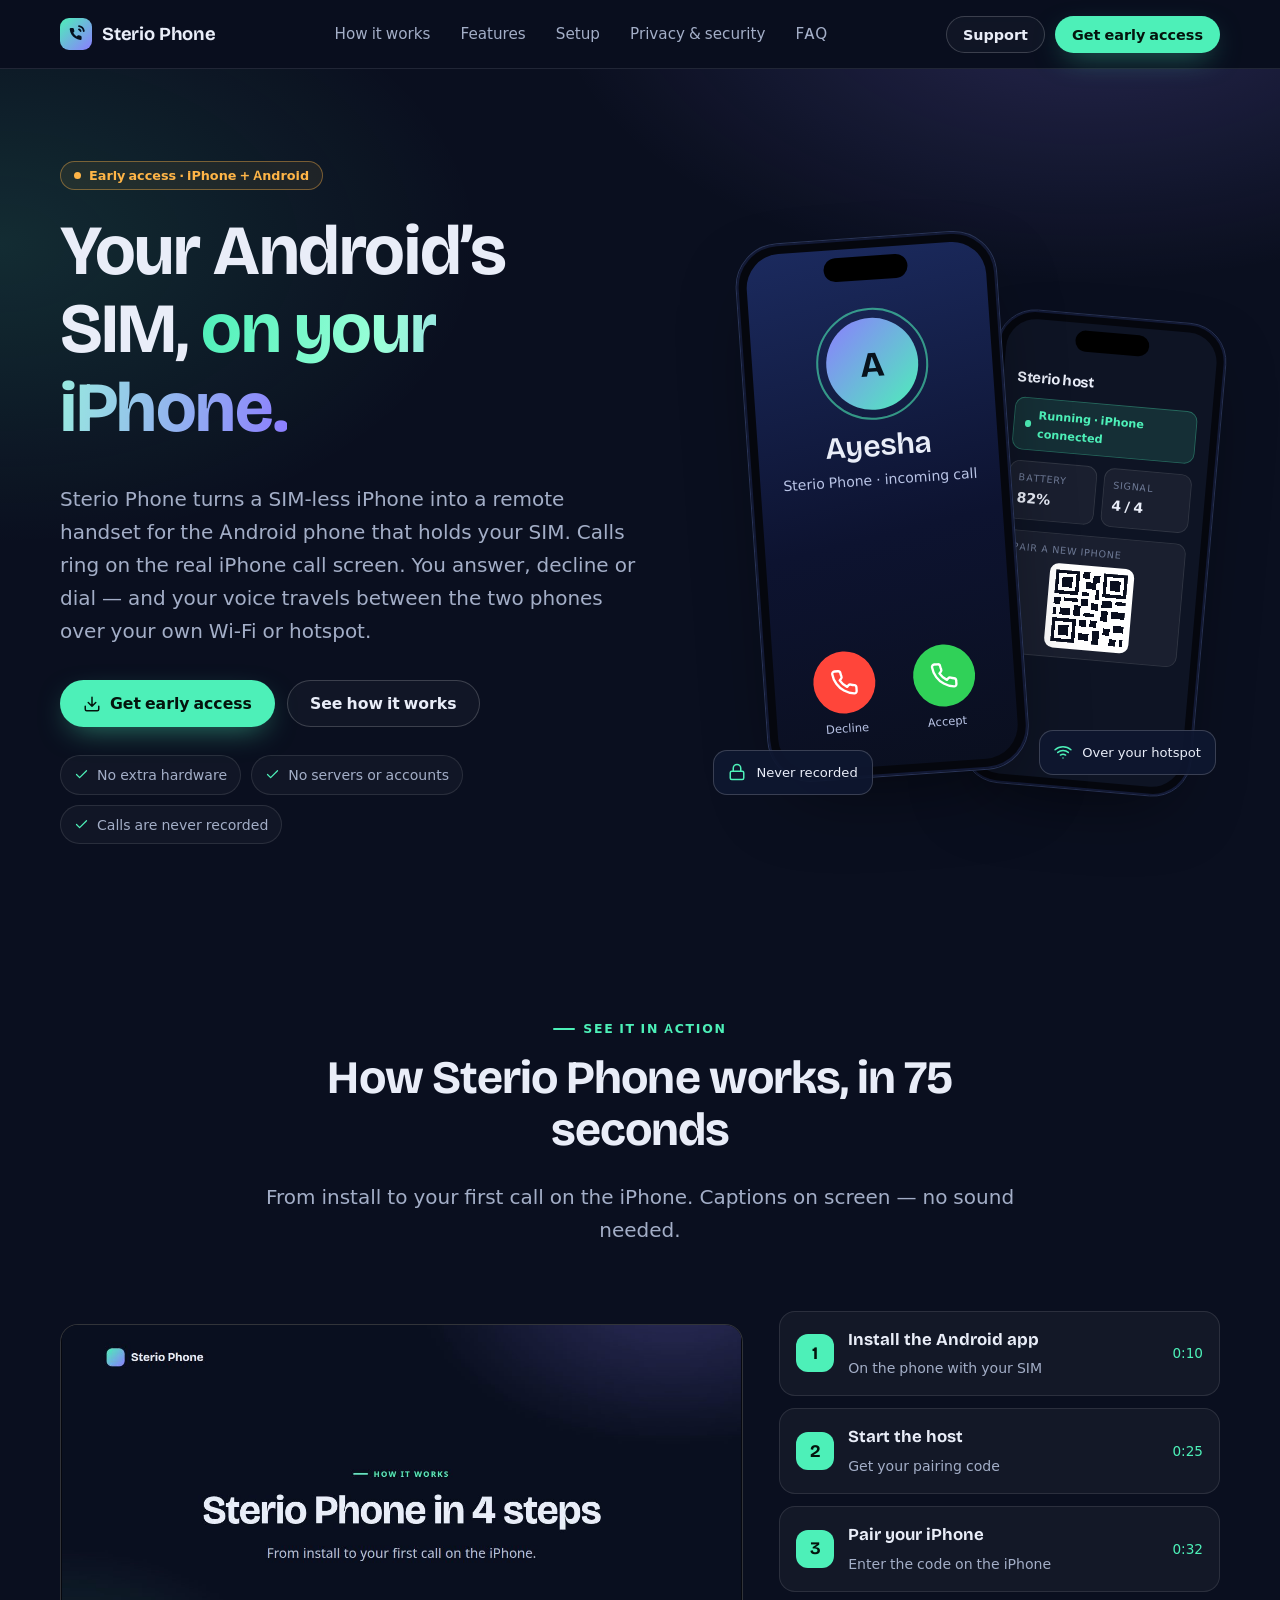
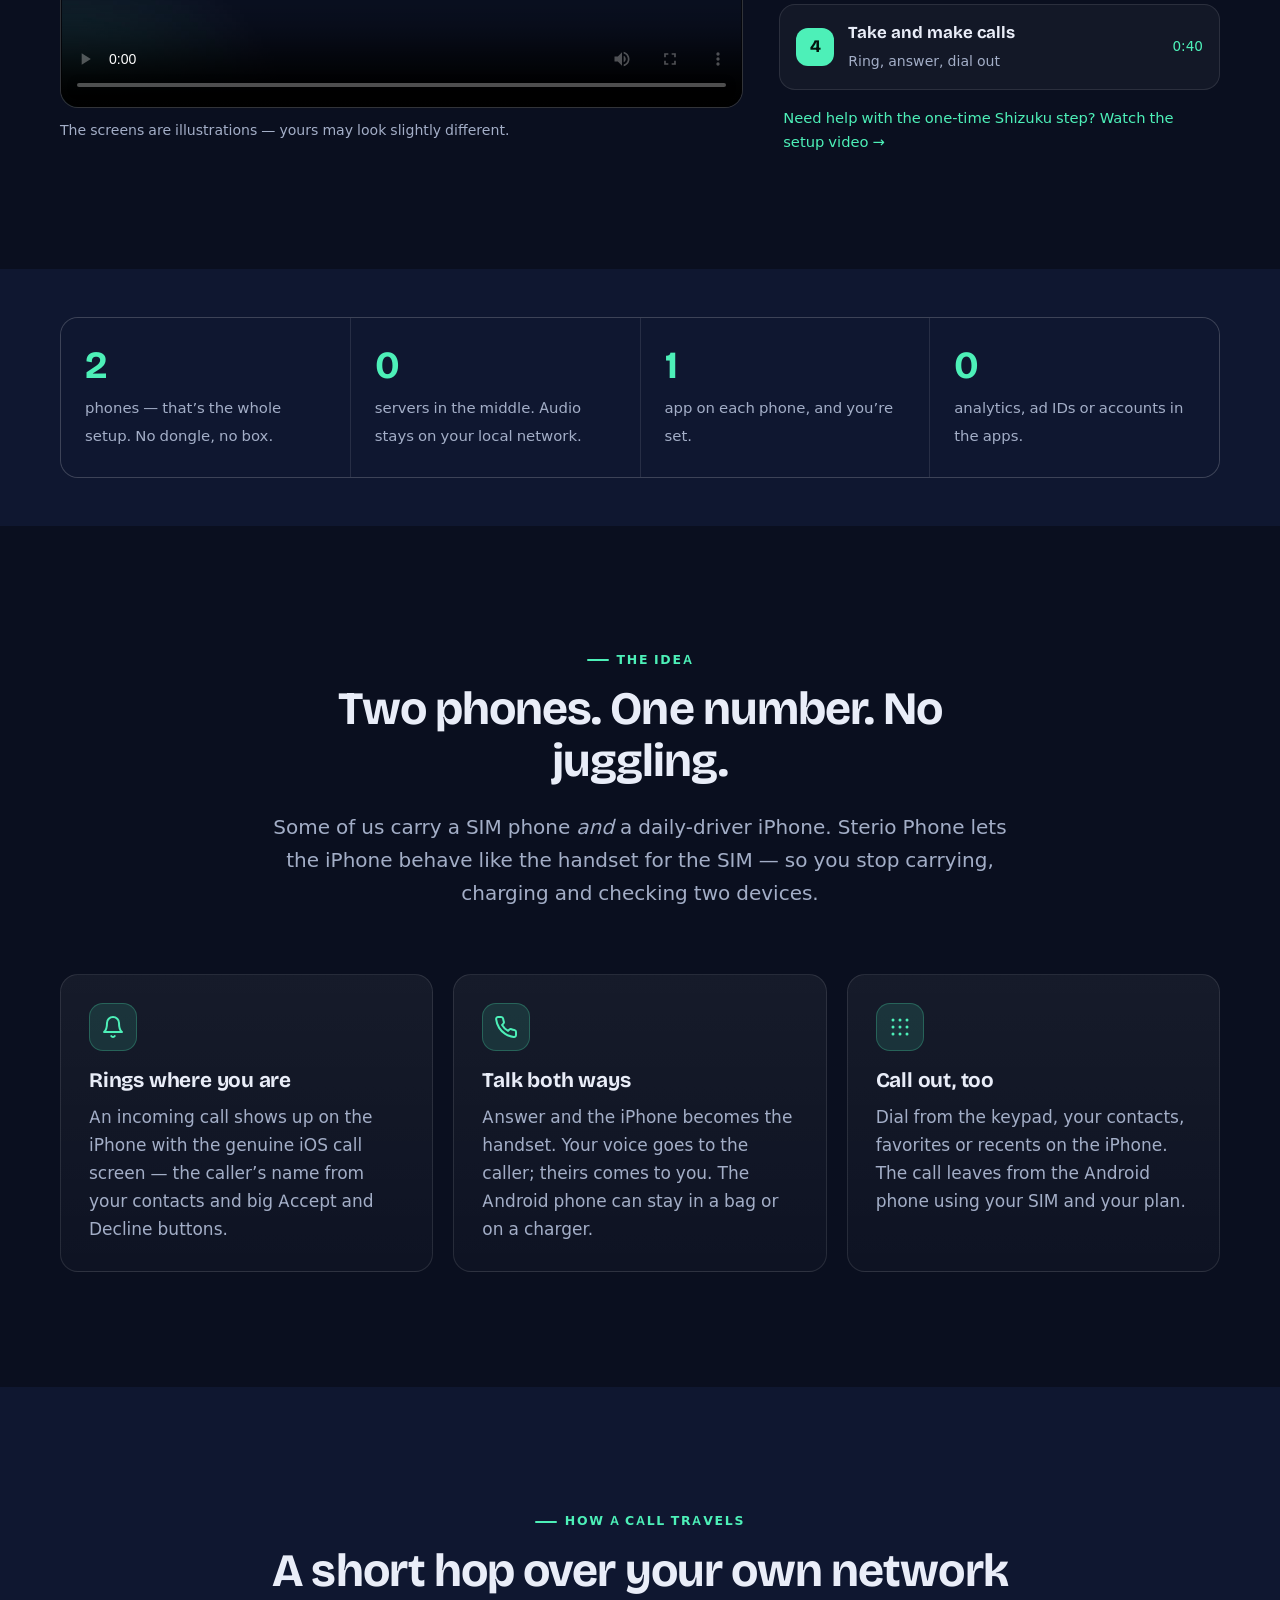
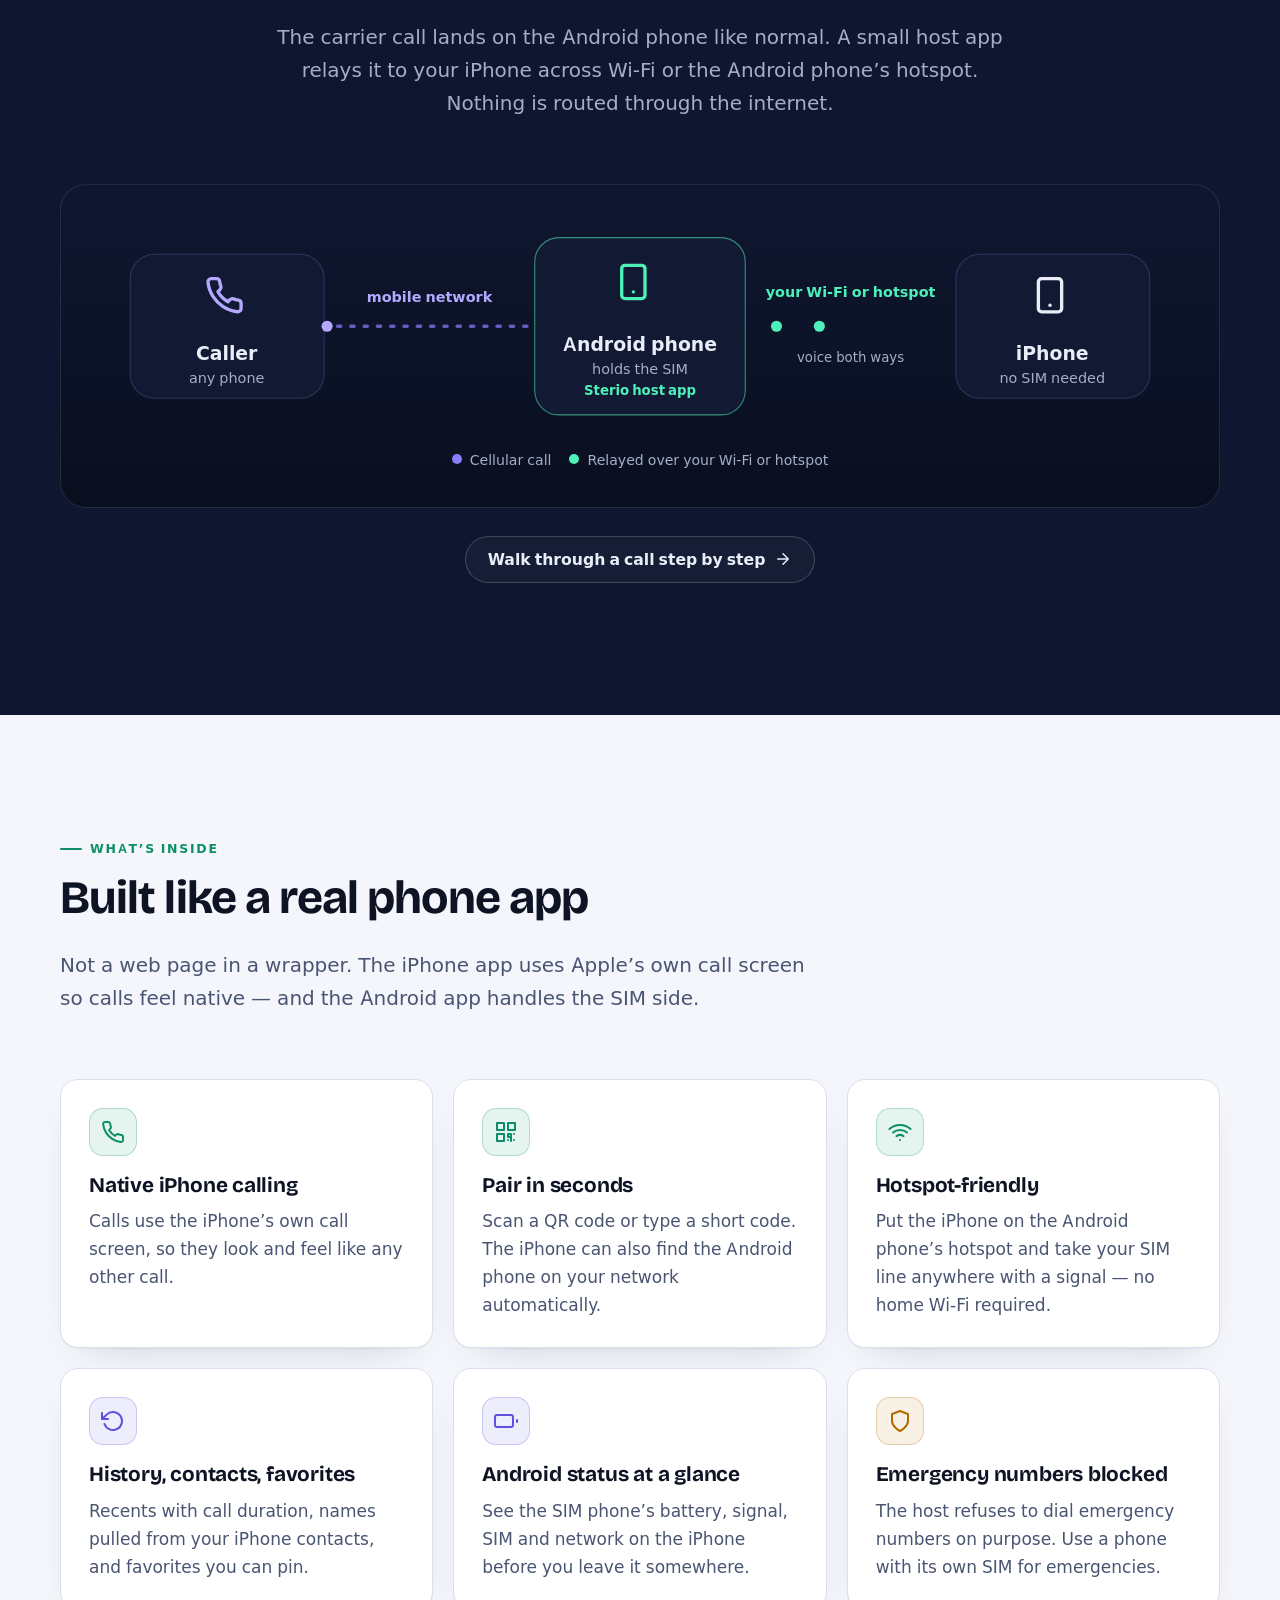
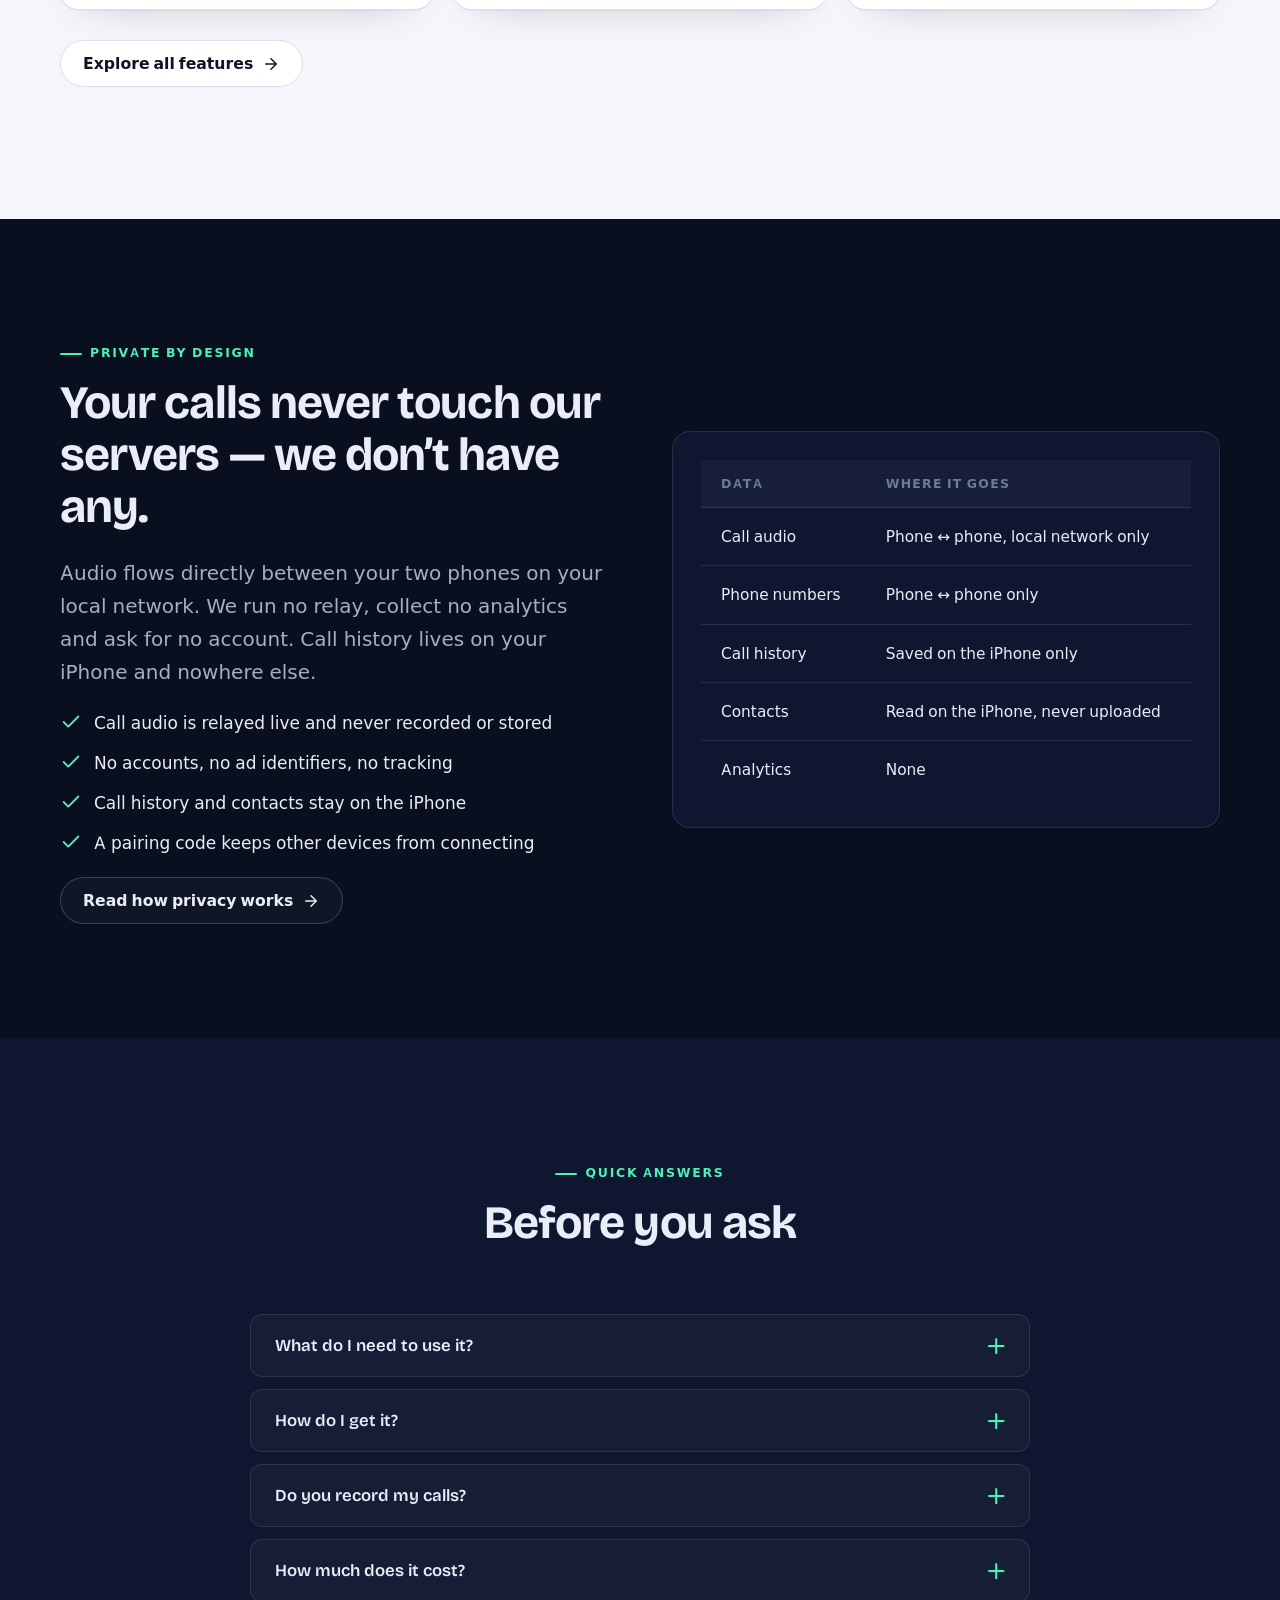
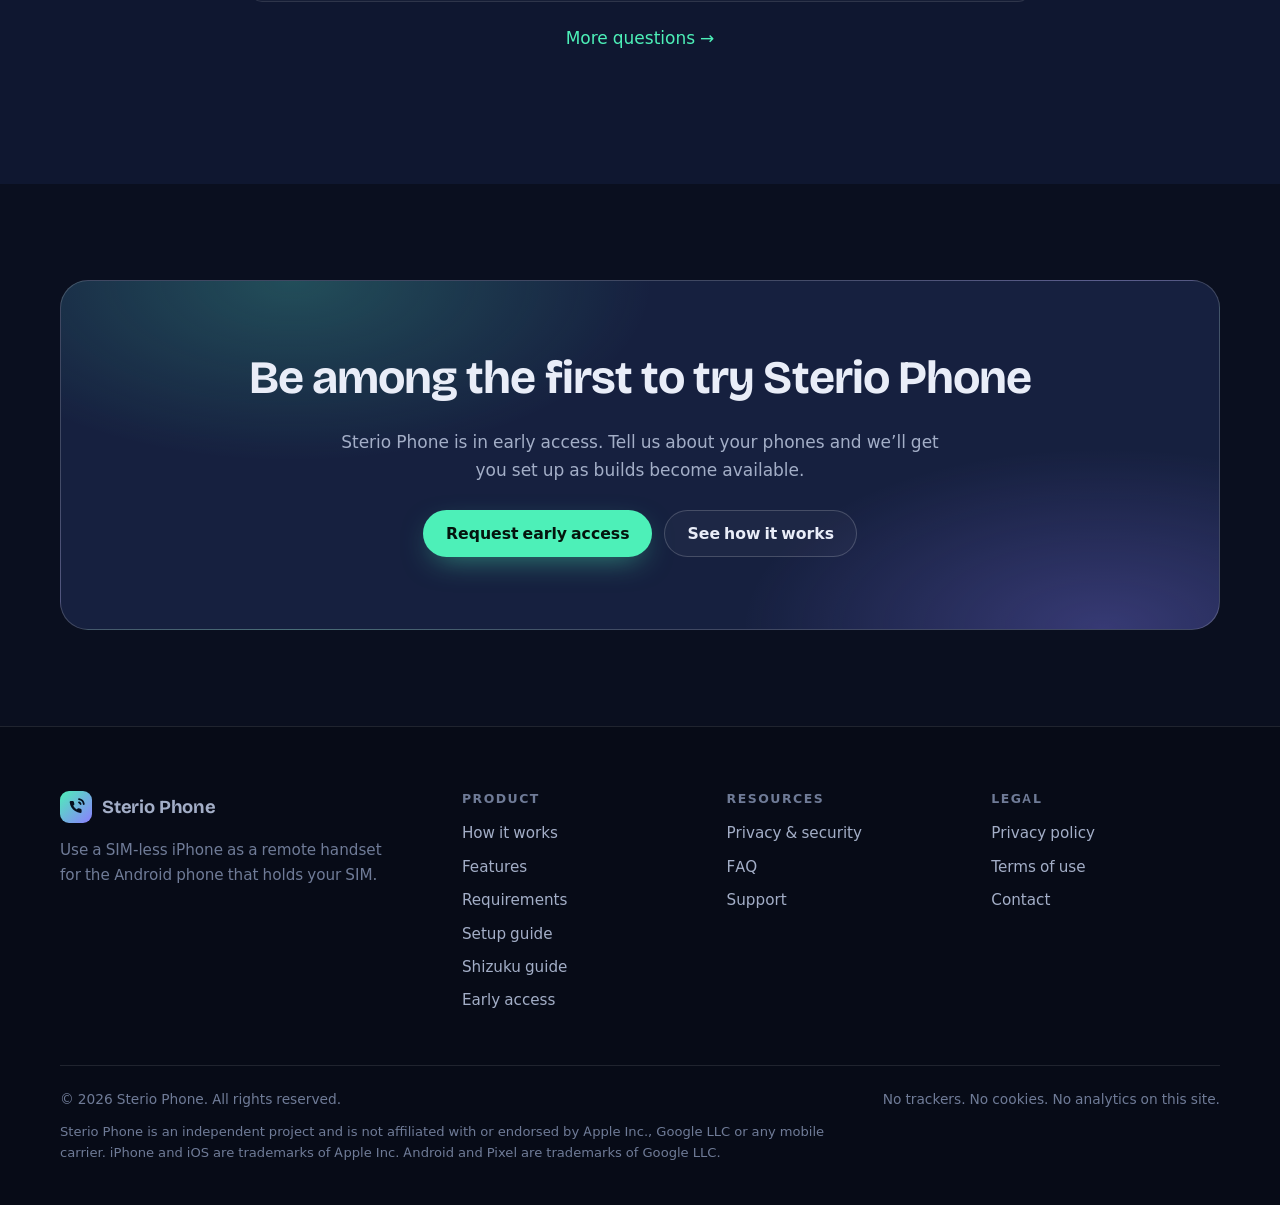
<file: index.html>
<!doctype html>
<html lang="en">
<head>
<meta charset="utf-8">
<meta name="viewport" content="width=device-width,initial-scale=1">
<title>Sterio Phone — use your iPhone as the handset for your Android SIM</title>
<meta name="description" content="Sterio Phone turns a SIM-less iPhone into a remote handset for the Android phone that holds your SIM. Native iPhone call screen, local Wi-Fi or hotspot relay, no servers, no recording.">
<meta name="theme-color" content="#0A0F1F">
<link rel="canonical" href="https://ijaz7373.github.io/sterio-phone-website/">
<link rel="icon" href="assets/favicon.svg" type="image/svg+xml">
<meta property="og:type" content="website"><meta property="og:site_name" content="Sterio Phone">
<meta property="og:title" content="Sterio Phone — use your iPhone as the handset for your Android SIM"><meta property="og:description" content="Sterio Phone turns a SIM-less iPhone into a remote handset for the Android phone that holds your SIM. Native iPhone call screen, local Wi-Fi or hotspot relay, no servers, no recording."><meta property="og:url" content="https://ijaz7373.github.io/sterio-phone-website/">
<meta property="og:image" content="https://ijaz7373.github.io/sterio-phone-website/assets/og.png"><meta name="twitter:card" content="summary_large_image">
<link rel="preload" href="assets/fonts/inter-latin.woff2" as="font" type="font/woff2" crossorigin>
<link rel="preload" href="assets/fonts/bricolage-latin.woff2" as="font" type="font/woff2" crossorigin>
<link rel="stylesheet" href="css/styles.css">
<script>document.documentElement.classList.add('js')</script>
<script type="application/ld+json">{"@context":"https://schema.org","@type":"SoftwareApplication","name":"Sterio Phone","applicationCategory":"CommunicationApplication","operatingSystem":"iOS 17+, Android 12+","description":"Use a SIM-less iPhone as a remote handset for the Android phone that holds your SIM.","offers":{"@type":"Offer","price":"0","priceCurrency":"USD","availability":"https://schema.org/PreOrder"}}</script>
</head>
<body>
<a class="skip" href="#main">Skip to content</a>
<header class="site-header"><div class="wrap nav">
<a class="brand" href="index.html" aria-label="Sterio Phone — home"><svg viewBox="0 0 32 32" aria-hidden="true" focusable="false"><defs><linearGradient id="lg" x1="0" y1="0" x2="1" y2="1"><stop offset="0" stop-color="#4DF0B8"/><stop offset="1" stop-color="#8C7DFF"/></linearGradient></defs><rect width="32" height="32" rx="9" fill="url(#lg)"/><path d="M21.6 18.9v1.8a1.2 1.2 0 0 1-1.3 1.2 11.9 11.9 0 0 1-5.2-1.8 11.7 11.7 0 0 1-3.6-3.6 11.9 11.9 0 0 1-1.8-5.2 1.2 1.2 0 0 1 1.2-1.3h1.8a1.2 1.2 0 0 1 1.2 1c.1.6.2 1.1.4 1.7a1.2 1.2 0 0 1-.3 1.3l-.8.8a9.6 9.6 0 0 0 3.6 3.6l.8-.8a1.2 1.2 0 0 1 1.3-.3c.5.2 1.1.3 1.7.4a1.2 1.2 0 0 1 1 1.2z" fill="#06101F"/><path d="M19 8.2a5.8 5.8 0 0 1 4.8 4.8M19 11.4a2.6 2.6 0 0 1 1.6 1.6" fill="none" stroke="#06101F" stroke-width="1.8" stroke-linecap="round"/></svg><span>Sterio Phone</span></a>
<ul class="nav-links" id="nav-links"><li><a href="how-it-works.html">How it works</a></li><li><a href="features.html">Features</a></li><li><a href="setup.html">Setup</a></li><li><a href="security.html">Privacy &amp; security</a></li><li><a href="faq.html">FAQ</a></li></ul>
<div class="nav-cta"><a class="btn btn-ghost btn-sm" href="support.html">Support</a><a class="btn btn-primary btn-sm" href="download.html">Get early access</a>
<button class="menu-btn" aria-expanded="false" aria-controls="nav-links" aria-label="Open menu"><span></span><span></span><span></span></button></div>
</div></header>
<main id="main">

<section class="hero"><div class="wrap hero-grid">
<div>
<span class="badge"><i></i>Early access · iPhone + Android</span>
<h1>Your Android’s SIM, <em>on your iPhone.</em></h1>
<p class="lead">Sterio Phone turns a SIM-less iPhone into a remote handset for the Android phone that holds your SIM. Calls ring on the real iPhone call screen. You answer, decline or dial — and your voice travels between the two phones over your own Wi-Fi or hotspot.</p>
<div class="hero-actions"><a class="btn btn-primary" href="download.html"><svg viewBox="0 0 24 24" fill="none" stroke="currentColor" stroke-width="2" stroke-linecap="round" stroke-linejoin="round" aria-hidden="true" focusable="false"><path d="M21 15v4a2 2 0 0 1-2 2H5a2 2 0 0 1-2-2v-4M7 10l5 5 5-5M12 15V3"/></svg>Get early access</a><a class="btn btn-ghost" href="how-it-works.html">See how it works</a></div>
<ul class="chips"><li><svg viewBox="0 0 24 24" fill="none" stroke="currentColor" stroke-width="2" stroke-linecap="round" stroke-linejoin="round" aria-hidden="true" focusable="false"><path d="M20 6L9 17l-5-5"/></svg>No extra hardware</li><li><svg viewBox="0 0 24 24" fill="none" stroke="currentColor" stroke-width="2" stroke-linecap="round" stroke-linejoin="round" aria-hidden="true" focusable="false"><path d="M20 6L9 17l-5-5"/></svg>No servers or accounts</li><li><svg viewBox="0 0 24 24" fill="none" stroke="currentColor" stroke-width="2" stroke-linecap="round" stroke-linejoin="round" aria-hidden="true" focusable="false"><path d="M20 6L9 17l-5-5"/></svg>Calls are never recorded</li></ul>
</div>
<div class="stage" role="img" aria-label="Illustration: an iPhone showing an incoming call from Ayesha, next to an Android phone showing the Sterio host app connected.">
<div class="phone android"><div class="screen scr-host">
<h4>Sterio host</h4>
<div class="pill"><i></i>Running · iPhone connected</div>
<div class="tile-row"><div class="tile"><small>Battery</small><b>82%</b></div><div class="tile"><small>Signal</small><b>4 / 4</b></div></div>
<div class="tile"><small>Pair a new iPhone</small><div class="qr"><svg viewBox="0 0 21 21" shape-rendering="crispEdges" aria-hidden="true"><rect width="21" height="21" fill="#fff"/><g fill="#0A0F1F">
<path d="M0 0h7v7H0zM14 0h7v7h-7zM0 14h7v7H0z"/></g><g fill="#fff"><path d="M1 1h5v5H1zM15 1h5v5h-5zM1 15h5v5H1z"/></g><g fill="#0A0F1F"><path d="M2 2h3v3H2zM16 2h3v3h-3zM2 16h3v3H2z"/>
<path d="M8 0h2v2H8zM11 1h2v2h-2zM9 3h3v2H9zM8 6h2v1H8zM12 5h1v3h-1zM0 8h2v2H0zM3 8h3v1H3zM8 8h2v2H8zM11 9h2v2h-2zM14 8h3v2h-3zM18 8h3v1h-3zM0 11h1v2H0zM2 11h3v2H2zM6 10h2v3H6zM9 12h3v1H9zM14 11h2v3h-2zM17 11h4v2h-4zM8 14h2v2H8zM11 14h2v2h-2zM8 18h3v2H8zM12 17h2v4h-2zM15 16h2v2h-2zM18 15h3v2h-3zM17 19h2v2h-2zM20 19h1v2h-1zM6 8h1v1H6z"/></g></svg></div></div>
</div></div>
<div class="phone ios"><div class="screen scr-call">
<div><div class="avatar" aria-hidden="true">A</div><p class="who">Ayesha</p><p class="sub">Sterio Phone · incoming call</p></div>
<div class="call-btns"><div class="cbtn dec"><b><svg viewBox="0 0 24 24" fill="none" stroke="currentColor" stroke-width="2" stroke-linecap="round" stroke-linejoin="round" aria-hidden="true" focusable="false"><path d="M22 16.92v3a2 2 0 0 1-2.18 2 19.79 19.79 0 0 1-8.63-3.07 19.5 19.5 0 0 1-6-6 19.79 19.79 0 0 1-3.07-8.67A2 2 0 0 1 4.11 2h3a2 2 0 0 1 2 1.72 12.84 12.84 0 0 0 .7 2.81 2 2 0 0 1-.45 2.11L8.09 9.91a16 16 0 0 0 6 6l1.27-1.27a2 2 0 0 1 2.11-.45 12.84 12.84 0 0 0 2.81.7A2 2 0 0 1 22 16.92z"/></svg></b>Decline</div><div class="cbtn acc"><b><svg viewBox="0 0 24 24" fill="none" stroke="currentColor" stroke-width="2" stroke-linecap="round" stroke-linejoin="round" aria-hidden="true" focusable="false"><path d="M22 16.92v3a2 2 0 0 1-2.18 2 19.79 19.79 0 0 1-8.63-3.07 19.5 19.5 0 0 1-6-6 19.79 19.79 0 0 1-3.07-8.67A2 2 0 0 1 4.11 2h3a2 2 0 0 1 2 1.72 12.84 12.84 0 0 0 .7 2.81 2 2 0 0 1-.45 2.11L8.09 9.91a16 16 0 0 0 6 6l1.27-1.27a2 2 0 0 1 2.11-.45 12.84 12.84 0 0 0 2.81.7A2 2 0 0 1 22 16.92z"/></svg></b>Accept</div></div>
</div></div>
<div class="float-note"><svg viewBox="0 0 24 24" fill="none" stroke="currentColor" stroke-width="2" stroke-linecap="round" stroke-linejoin="round" aria-hidden="true" focusable="false"><path d="M5 12.55a11 11 0 0 1 14.08 0M1.42 9a16 16 0 0 1 21.16 0M8.53 16.11a6 6 0 0 1 6.95 0M12 20h.01"/></svg><span>Over your hotspot</span></div>
<div class="float-note b"><svg viewBox="0 0 24 24" fill="none" stroke="currentColor" stroke-width="2" stroke-linecap="round" stroke-linejoin="round" aria-hidden="true" focusable="false"><rect x="3" y="11" width="18" height="11" rx="2"/><path d="M7 11V7a5 5 0 0 1 10 0v4"/></svg><span>Never recorded</span></div>
</div>
</div></section>

<section class="sec" id="how" style="padding-top:clamp(40px,5vw,72px)"><div class="wrap">
<div class="sec-head center reveal"><span class="eyebrow">See it in action</span><h2>How Sterio Phone works, in 75 seconds</h2>
<p class="lead">From install to your first call on the iPhone. Captions on screen — no sound needed.</p></div>
<div class="video-split">
<div class="video-wrap reveal"><video controls preload="metadata" poster="assets/how-it-works-poster.jpg" id="howto-video" aria-describedby="howto-desc">
<source src="assets/how-it-works.mp4" type="video/mp4">Your browser can’t play this video — see <a href="how-it-works.html">How it works</a> instead.</video>
<p id="howto-desc" class="muted" style="font-size:.88rem;margin:10px 0 0">The screens are illustrations — yours may look slightly different.</p></div>
<ol class="vsteps reveal d1">
<li><button type="button" class="vstep" data-for="howto-video" data-seek="10"><b>1</b><span><strong>Install the Android app</strong><small>On the phone with your SIM</small></span><em>0:10</em></button></li>
<li><button type="button" class="vstep" data-for="howto-video" data-seek="25"><b>2</b><span><strong>Start the host</strong><small>Get your pairing code</small></span><em>0:25</em></button></li>
<li><button type="button" class="vstep" data-for="howto-video" data-seek="32"><b>3</b><span><strong>Pair your iPhone</strong><small>Enter the code on the iPhone</small></span><em>0:32</em></button></li>
<li><button type="button" class="vstep" data-for="howto-video" data-seek="40"><b>4</b><span><strong>Take and make calls</strong><small>Ring, answer, dial out</small></span><em>0:40</em></button></li>
<li class="vlink"><a href="shizuku.html">Need help with the one-time Shizuku step? Watch the setup video →</a></li>
</ol></div>
</div></section>

<section class="sec alt" style="padding:48px 0"><div class="wrap"><div class="stats reveal">
<div class="stat"><b>2</b><span>phones — that’s the whole setup. No dongle, no box.</span></div>
<div class="stat"><b>0</b><span>servers in the middle. Audio stays on your local network.</span></div>
<div class="stat"><b>1</b><span>app on each phone, and you’re set.</span></div>
<div class="stat"><b>0</b><span>analytics, ad IDs or accounts in the apps.</span></div>
</div></div></section>

<section class="sec"><div class="wrap">
<div class="sec-head center reveal"><span class="eyebrow">The idea</span><h2>Two phones. One number. No juggling.</h2>
<p class="lead">Some of us carry a SIM phone <em>and</em> a daily-driver iPhone. Sterio Phone lets the iPhone behave like the handset for the SIM — so you stop carrying, charging and checking two devices.</p></div>
<div class="grid g3">
<div class="card reveal"><div class="icon "><svg viewBox="0 0 24 24" fill="none" stroke="currentColor" stroke-width="2" stroke-linecap="round" stroke-linejoin="round" aria-hidden="true" focusable="false"><path d="M18 8A6 6 0 0 0 6 8c0 7-3 9-3 9h18s-3-2-3-9M13.73 21a2 2 0 0 1-3.46 0"/></svg></div><h3>Rings where you are</h3><p>An incoming call shows up on the iPhone with the genuine iOS call screen — the caller’s name from your contacts and big Accept and Decline buttons.</p></div>
<div class="card reveal"><div class="icon "><svg viewBox="0 0 24 24" fill="none" stroke="currentColor" stroke-width="2" stroke-linecap="round" stroke-linejoin="round" aria-hidden="true" focusable="false"><path d="M22 16.92v3a2 2 0 0 1-2.18 2 19.79 19.79 0 0 1-8.63-3.07 19.5 19.5 0 0 1-6-6 19.79 19.79 0 0 1-3.07-8.67A2 2 0 0 1 4.11 2h3a2 2 0 0 1 2 1.72 12.84 12.84 0 0 0 .7 2.81 2 2 0 0 1-.45 2.11L8.09 9.91a16 16 0 0 0 6 6l1.27-1.27a2 2 0 0 1 2.11-.45 12.84 12.84 0 0 0 2.81.7A2 2 0 0 1 22 16.92z"/></svg></div><h3>Talk both ways</h3><p>Answer and the iPhone becomes the handset. Your voice goes to the caller; theirs comes to you. The Android phone can stay in a bag or on a charger.</p></div>
<div class="card reveal"><div class="icon "><svg viewBox="0 0 24 24" fill="none" stroke="currentColor" stroke-width="2" stroke-linecap="round" stroke-linejoin="round" aria-hidden="true" focusable="false"><path d="M5 5h.01M12 5h.01M19 5h.01M5 12h.01M12 12h.01M19 12h.01M5 19h.01M12 19h.01M19 19h.01" stroke-width="3"/></svg></div><h3>Call out, too</h3><p>Dial from the keypad, your contacts, favorites or recents on the iPhone. The call leaves from the Android phone using your SIM and your plan.</p></div>
</div></div></section>

<section class="sec alt"><div class="wrap">
<div class="sec-head center reveal"><span class="eyebrow">How a call travels</span><h2>A short hop over your own network</h2>
<p class="lead">The carrier call lands on the Android phone like normal. A small host app relays it to your iPhone across Wi-Fi or the Android phone’s hotspot. Nothing is routed through the internet.</p></div>
<div class="flow reveal"><svg viewBox="0 55 980 190" role="img" aria-labelledby="flowt flowd">
<title id="flowt">How a call travels</title>
<desc id="flowd">A caller reaches the Android phone over the mobile network. The Android phone relays the call over Wi-Fi or its hotspot to the iPhone, where it rings with the normal iPhone call screen. Voice travels both ways.</desc>
<defs>
<linearGradient id="g1" x1="0" x2="1"><stop offset="0" stop-color="#8C7DFF"/><stop offset="1" stop-color="#4DF0B8"/></linearGradient>
<path id="p1" d="M205 150 H395"/><path id="p2" d="M585 150 H775"/>
</defs>
<g fill="none" stroke-linecap="round">
<path d="M205 150 H395" stroke="#8C7DFF" stroke-width="3" stroke-dasharray="3 9" opacity=".7"/>
<path d="M585 150 H775" stroke="url(#g1)" stroke-width="4"/>
</g>
<!-- caller -->
<g><rect x="30" y="85" width="175" height="130" rx="22" fill="#121A33" stroke="#2A3558"/>
<g transform="translate(97 104) scale(1.5)" fill="none" stroke="#B4A9FF" stroke-width="2" stroke-linecap="round" stroke-linejoin="round"><path d="M22 16.92v3a2 2 0 0 1-2.18 2 19.79 19.79 0 0 1-8.63-3.07 19.5 19.5 0 0 1-6-6 19.79 19.79 0 0 1-3.07-8.67A2 2 0 0 1 4.11 2h3a2 2 0 0 1 2 1.72 12.84 12.84 0 0 0 .7 2.81 2 2 0 0 1-.45 2.11L8.09 9.91a16 16 0 0 0 6 6l1.27-1.27a2 2 0 0 1 2.11-.45 12.84 12.84 0 0 0 2.81.7A2 2 0 0 1 22 16.92z"/></g>
<text x="117" y="180" text-anchor="middle" fill="#E9EDF8" font-size="17" font-weight="600">Caller</text>
<text x="117" y="201" text-anchor="middle" fill="#A3AEC7" font-size="13">any phone</text></g>
<!-- android -->
<g><rect x="395" y="70" width="190" height="160" rx="22" fill="#121A33" stroke="#4DF0B8" stroke-opacity=".55"/>
<g transform="translate(466 92) scale(1.5)" fill="none" stroke="#4DF0B8" stroke-width="2" stroke-linecap="round" stroke-linejoin="round"><rect x="5" y="2" width="14" height="20" rx="2"/><path d="M12 18h.01"/></g>
<text x="490" y="172" text-anchor="middle" fill="#E9EDF8" font-size="17" font-weight="600">Android phone</text>
<text x="490" y="193" text-anchor="middle" fill="#A3AEC7" font-size="13">holds the SIM</text>
<text x="490" y="212" text-anchor="middle" fill="#4DF0B8" font-size="12" font-weight="600">Sterio host app</text></g>
<!-- iphone -->
<g><rect x="775" y="85" width="175" height="130" rx="22" fill="#121A33" stroke="#2A3558"/>
<g transform="translate(842 104) scale(1.5)" fill="none" stroke="#E9EDF8" stroke-width="2" stroke-linecap="round" stroke-linejoin="round"><rect x="5" y="2" width="14" height="20" rx="2"/><path d="M12 18h.01"/></g>
<text x="862" y="180" text-anchor="middle" fill="#E9EDF8" font-size="17" font-weight="600">iPhone</text>
<text x="862" y="201" text-anchor="middle" fill="#A3AEC7" font-size="13">no SIM needed</text></g>
<!-- labels -->
<text x="300" y="128" text-anchor="middle" fill="#B4A9FF" font-size="13" font-weight="600">mobile network</text>
<text x="680" y="124" text-anchor="middle" fill="#4DF0B8" font-size="13" font-weight="600">your Wi-Fi or hotspot</text>
<text x="680" y="182" text-anchor="middle" fill="#A3AEC7" font-size="12">voice both ways</text>
<!-- packets -->
<g fill="#B4A9FF"><circle r="5"><animateMotion dur="2.4s" repeatCount="indefinite"><mpath href="#p1"/></animateMotion></circle></g>
<g fill="#4DF0B8"><circle r="5"><animateMotion dur="1.8s" repeatCount="indefinite"><mpath href="#p2"/></animateMotion></circle>
<circle r="5"><animateMotion dur="1.8s" begin="-.9s" repeatCount="indefinite" keyPoints="1;0" keyTimes="0;1" calcMode="linear"><mpath href="#p2"/></animateMotion></circle></g>
</svg>
<div class="legend"><span><i style="background:#8C7DFF"></i>Cellular call</span><span><i style="background:#4DF0B8"></i>Relayed over your Wi-Fi or hotspot</span></div></div>
<p class="center reveal" style="margin-top:28px"><a class="btn btn-ghost" href="how-it-works.html">Walk through a call step by step <svg viewBox="0 0 24 24" fill="none" stroke="currentColor" stroke-width="2" stroke-linecap="round" stroke-linejoin="round" aria-hidden="true" focusable="false"><path d="M5 12h14M12 5l7 7-7 7"/></svg></a></p>
</div></section>

<section class="sec paper"><div class="wrap">
<div class="sec-head reveal"><span class="eyebrow">What’s inside</span><h2>Built like a real phone app</h2>
<p class="lead">Not a web page in a wrapper. The iPhone app uses Apple’s own call screen so calls feel native — and the Android app handles the SIM side.</p></div>
<div class="grid g3">
<div class="card reveal"><div class="icon "><svg viewBox="0 0 24 24" fill="none" stroke="currentColor" stroke-width="2" stroke-linecap="round" stroke-linejoin="round" aria-hidden="true" focusable="false"><path d="M22 16.92v3a2 2 0 0 1-2.18 2 19.79 19.79 0 0 1-8.63-3.07 19.5 19.5 0 0 1-6-6 19.79 19.79 0 0 1-3.07-8.67A2 2 0 0 1 4.11 2h3a2 2 0 0 1 2 1.72 12.84 12.84 0 0 0 .7 2.81 2 2 0 0 1-.45 2.11L8.09 9.91a16 16 0 0 0 6 6l1.27-1.27a2 2 0 0 1 2.11-.45 12.84 12.84 0 0 0 2.81.7A2 2 0 0 1 22 16.92z"/></svg></div><h3>Native iPhone calling</h3><p>Calls use the iPhone’s own call screen, so they look and feel like any other call.</p></div>
<div class="card reveal"><div class="icon "><svg viewBox="0 0 24 24" fill="none" stroke="currentColor" stroke-width="2" stroke-linecap="round" stroke-linejoin="round" aria-hidden="true" focusable="false"><path d="M3 3h7v7H3zM14 3h7v7h-7zM3 14h7v7H3zM14 14h3v3h-3zM20 14v.01M14 20h.01M20 20h.01M17 17v4"/></svg></div><h3>Pair in seconds</h3><p>Scan a QR code or type a short code. The iPhone can also find the Android phone on your network automatically.</p></div>
<div class="card reveal"><div class="icon "><svg viewBox="0 0 24 24" fill="none" stroke="currentColor" stroke-width="2" stroke-linecap="round" stroke-linejoin="round" aria-hidden="true" focusable="false"><path d="M5 12.55a11 11 0 0 1 14.08 0M1.42 9a16 16 0 0 1 21.16 0M8.53 16.11a6 6 0 0 1 6.95 0M12 20h.01"/></svg></div><h3>Hotspot-friendly</h3><p>Put the iPhone on the Android phone’s hotspot and take your SIM line anywhere with a signal — no home Wi-Fi required.</p></div>
<div class="card reveal"><div class="icon v"><svg viewBox="0 0 24 24" fill="none" stroke="currentColor" stroke-width="2" stroke-linecap="round" stroke-linejoin="round" aria-hidden="true" focusable="false"><path d="M1 4v6h6M3.51 15a9 9 0 1 0 2.13-9.36L1 10"/></svg></div><h3>History, contacts, favorites</h3><p>Recents with call duration, names pulled from your iPhone contacts, and favorites you can pin.</p></div>
<div class="card reveal"><div class="icon v"><svg viewBox="0 0 24 24" fill="none" stroke="currentColor" stroke-width="2" stroke-linecap="round" stroke-linejoin="round" aria-hidden="true" focusable="false"><rect x="1" y="6" width="18" height="12" rx="2"/><path d="M23 13v-2"/></svg></div><h3>Android status at a glance</h3><p>See the SIM phone’s battery, signal, SIM and network on the iPhone before you leave it somewhere.</p></div>
<div class="card reveal"><div class="icon a"><svg viewBox="0 0 24 24" fill="none" stroke="currentColor" stroke-width="2" stroke-linecap="round" stroke-linejoin="round" aria-hidden="true" focusable="false"><path d="M12 22s8-4 8-10V5l-8-3-8 3v7c0 6 8 10 8 10z"/></svg></div><h3>Emergency numbers blocked</h3><p>The host refuses to dial emergency numbers on purpose. Use a phone with its own SIM for emergencies.</p></div>
</div>
<p class="reveal" style="margin-top:30px"><a class="btn btn-ghost" href="features.html">Explore all features <svg viewBox="0 0 24 24" fill="none" stroke="currentColor" stroke-width="2" stroke-linecap="round" stroke-linejoin="round" aria-hidden="true" focusable="false"><path d="M5 12h14M12 5l7 7-7 7"/></svg></a></p>
</div></section>

<section class="sec"><div class="wrap split">
<div class="reveal"><span class="eyebrow">Private by design</span><h2>Your calls never touch our servers — we don’t have any.</h2>
<p class="lead">Audio flows directly between your two phones on your local network. We run no relay, collect no analytics and ask for no account. Call history lives on your iPhone and nowhere else.</p>
<ul class="checklist "><li><svg viewBox="0 0 24 24" fill="none" stroke="currentColor" stroke-width="2" stroke-linecap="round" stroke-linejoin="round" aria-hidden="true" focusable="false"><path d="M20 6L9 17l-5-5"/></svg><span>Call audio is relayed live and never recorded or stored</span></li><li><svg viewBox="0 0 24 24" fill="none" stroke="currentColor" stroke-width="2" stroke-linecap="round" stroke-linejoin="round" aria-hidden="true" focusable="false"><path d="M20 6L9 17l-5-5"/></svg><span>No accounts, no ad identifiers, no tracking</span></li><li><svg viewBox="0 0 24 24" fill="none" stroke="currentColor" stroke-width="2" stroke-linecap="round" stroke-linejoin="round" aria-hidden="true" focusable="false"><path d="M20 6L9 17l-5-5"/></svg><span>Call history and contacts stay on the iPhone</span></li><li><svg viewBox="0 0 24 24" fill="none" stroke="currentColor" stroke-width="2" stroke-linecap="round" stroke-linejoin="round" aria-hidden="true" focusable="false"><path d="M20 6L9 17l-5-5"/></svg><span>A pairing code keeps other devices from connecting</span></li></ul>
<a class="btn btn-ghost" href="security.html">Read how privacy works <svg viewBox="0 0 24 24" fill="none" stroke="currentColor" stroke-width="2" stroke-linecap="round" stroke-linejoin="round" aria-hidden="true" focusable="false"><path d="M5 12h14M12 5l7 7-7 7"/></svg></a></div>
<div class="panel reveal d1">
<table style="min-width:0"><thead><tr><th>Data</th><th>Where it goes</th></tr></thead><tbody>
<tr><td>Call audio</td><td>Phone ↔ phone, local network only</td></tr>
<tr><td>Phone numbers</td><td>Phone ↔ phone only</td></tr>
<tr><td>Call history</td><td>Saved on the iPhone only</td></tr>
<tr><td>Contacts</td><td>Read on the iPhone, never uploaded</td></tr>
<tr><td>Analytics</td><td>None</td></tr></tbody></table></div>
</div></section>

<section class="sec alt"><div class="wrap narrow">
<div class="sec-head center reveal"><span class="eyebrow">Quick answers</span><h2>Before you ask</h2></div>
<div class="faq reveal">
<details id="q-need"><summary>What do I need to use it?</summary><div class="ans"><p>An Android phone with the SIM (Android 12 or newer) and an iPhone running iOS 17 or newer. Both need to be on the same Wi-Fi network, or the iPhone joins the Android phone’s hotspot. See <a href='requirements.html'>requirements</a> for the details and the current compatibility list.</p></div></details>
<details id="q-store"><summary>How do I get it?</summary><div class="ans"><p>Download the Android host straight from the <a href='download.html'>early access page</a>, and request the iPhone app by email — we’ll send it with setup help.</p></div></details>
<details id="q-record"><summary>Do you record my calls?</summary><div class="ans"><p>No. Audio is streamed live between your phones and is never recorded or stored, and there are no servers in the middle.</p></div></details>
<details id="q-cost"><summary>How much does it cost?</summary><div class="ans"><p>There’s no pricing yet — early access is free while we test. We’ll announce any pricing well before it applies.</p></div></details>
</div>
<p class="center reveal" style="margin-top:22px"><a href="faq.html">More questions →</a></p>
</div></section>
<section class="cta"><div class="wrap"><div class="cta-box reveal">
<h2>Be among the first to try Sterio Phone</h2><p>Sterio Phone is in early access. Tell us about your phones and we’ll get you set up as builds become available.</p>
<div class="hero-actions"><a class="btn btn-primary" href="download.html">Request early access</a><a class="btn btn-ghost" href="how-it-works.html">See how it works</a></div>
</div></div></section>

</main>
<footer class="site-footer"><div class="wrap">
<div class="foot-grid">
<div><a class="brand" href="index.html"><svg viewBox="0 0 32 32" aria-hidden="true" focusable="false"><defs><linearGradient id="lg" x1="0" y1="0" x2="1" y2="1"><stop offset="0" stop-color="#4DF0B8"/><stop offset="1" stop-color="#8C7DFF"/></linearGradient></defs><rect width="32" height="32" rx="9" fill="url(#lg)"/><path d="M21.6 18.9v1.8a1.2 1.2 0 0 1-1.3 1.2 11.9 11.9 0 0 1-5.2-1.8 11.7 11.7 0 0 1-3.6-3.6 11.9 11.9 0 0 1-1.8-5.2 1.2 1.2 0 0 1 1.2-1.3h1.8a1.2 1.2 0 0 1 1.2 1c.1.6.2 1.1.4 1.7a1.2 1.2 0 0 1-.3 1.3l-.8.8a9.6 9.6 0 0 0 3.6 3.6l.8-.8a1.2 1.2 0 0 1 1.3-.3c.5.2 1.1.3 1.7.4a1.2 1.2 0 0 1 1 1.2z" fill="#06101F"/><path d="M19 8.2a5.8 5.8 0 0 1 4.8 4.8M19 11.4a2.6 2.6 0 0 1 1.6 1.6" fill="none" stroke="#06101F" stroke-width="1.8" stroke-linecap="round"/></svg><span>Sterio Phone</span></a>
<p class="blurb">Use a SIM-less iPhone as a remote handset for the Android phone that holds your SIM.</p></div>
<div><h4>Product</h4><ul><li><a href="how-it-works.html">How it works</a></li><li><a href="features.html">Features</a></li><li><a href="requirements.html">Requirements</a></li><li><a href="setup.html">Setup guide</a></li><li><a href="shizuku.html">Shizuku guide</a></li><li><a href="download.html">Early access</a></li></ul></div>
<div><h4>Resources</h4><ul><li><a href="security.html">Privacy &amp; security</a></li><li><a href="faq.html">FAQ</a></li><li><a href="support.html">Support</a></li></ul></div>
<div><h4>Legal</h4><ul><li><a href="privacy.html">Privacy policy</a></li><li><a href="terms.html">Terms of use</a></li><li><a href="mailto:ijazkhan73786@gmail.com">Contact</a></li></ul></div>
</div>
<div class="foot-bottom"><span>© <span id="year">2026</span> Sterio Phone. All rights reserved.</span><span>No trackers. No cookies. No analytics on this site.</span></div>
<p class="disclaimer">Sterio Phone is an independent project and is not affiliated with or endorsed by Apple Inc., Google LLC or any mobile carrier. iPhone and iOS are trademarks of Apple Inc. Android and Pixel are trademarks of Google LLC.</p>
</div></footer>
<script src="js/main.js" defer></script>
</body>
</html>
</file>
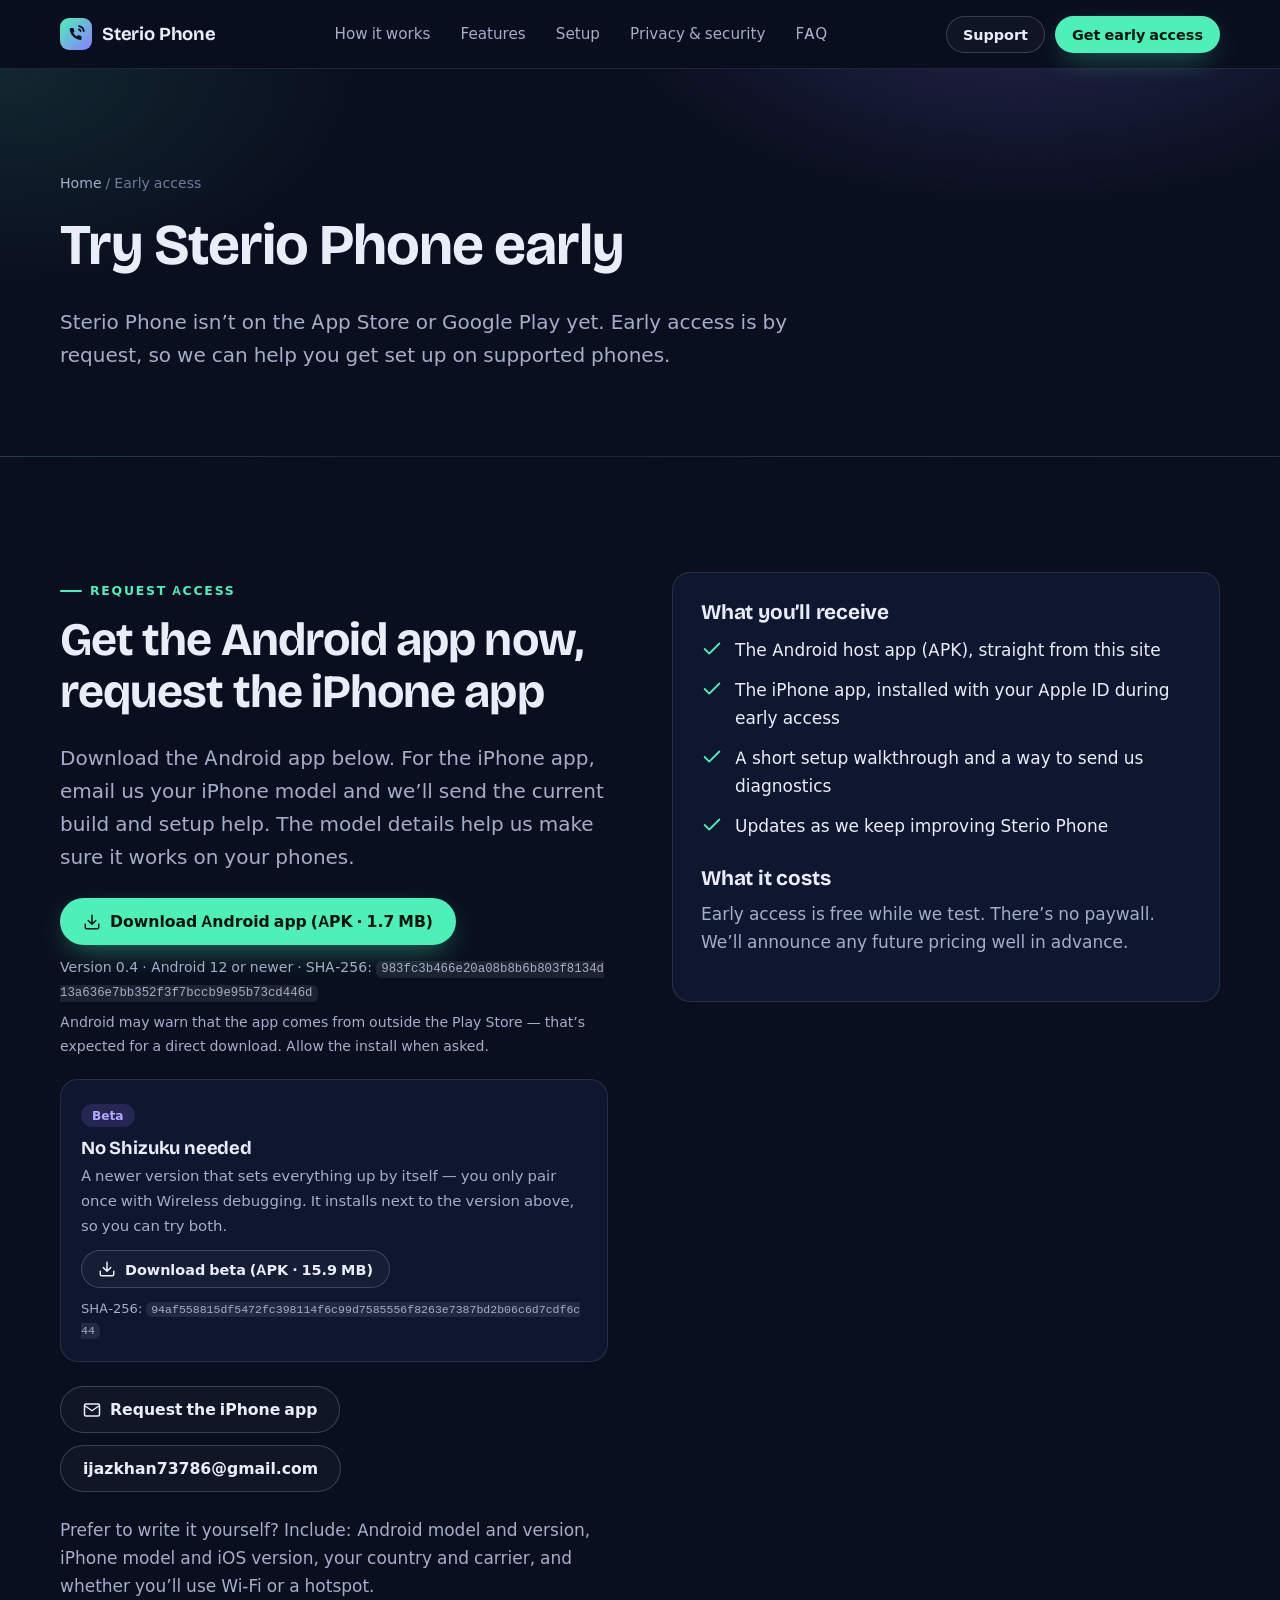
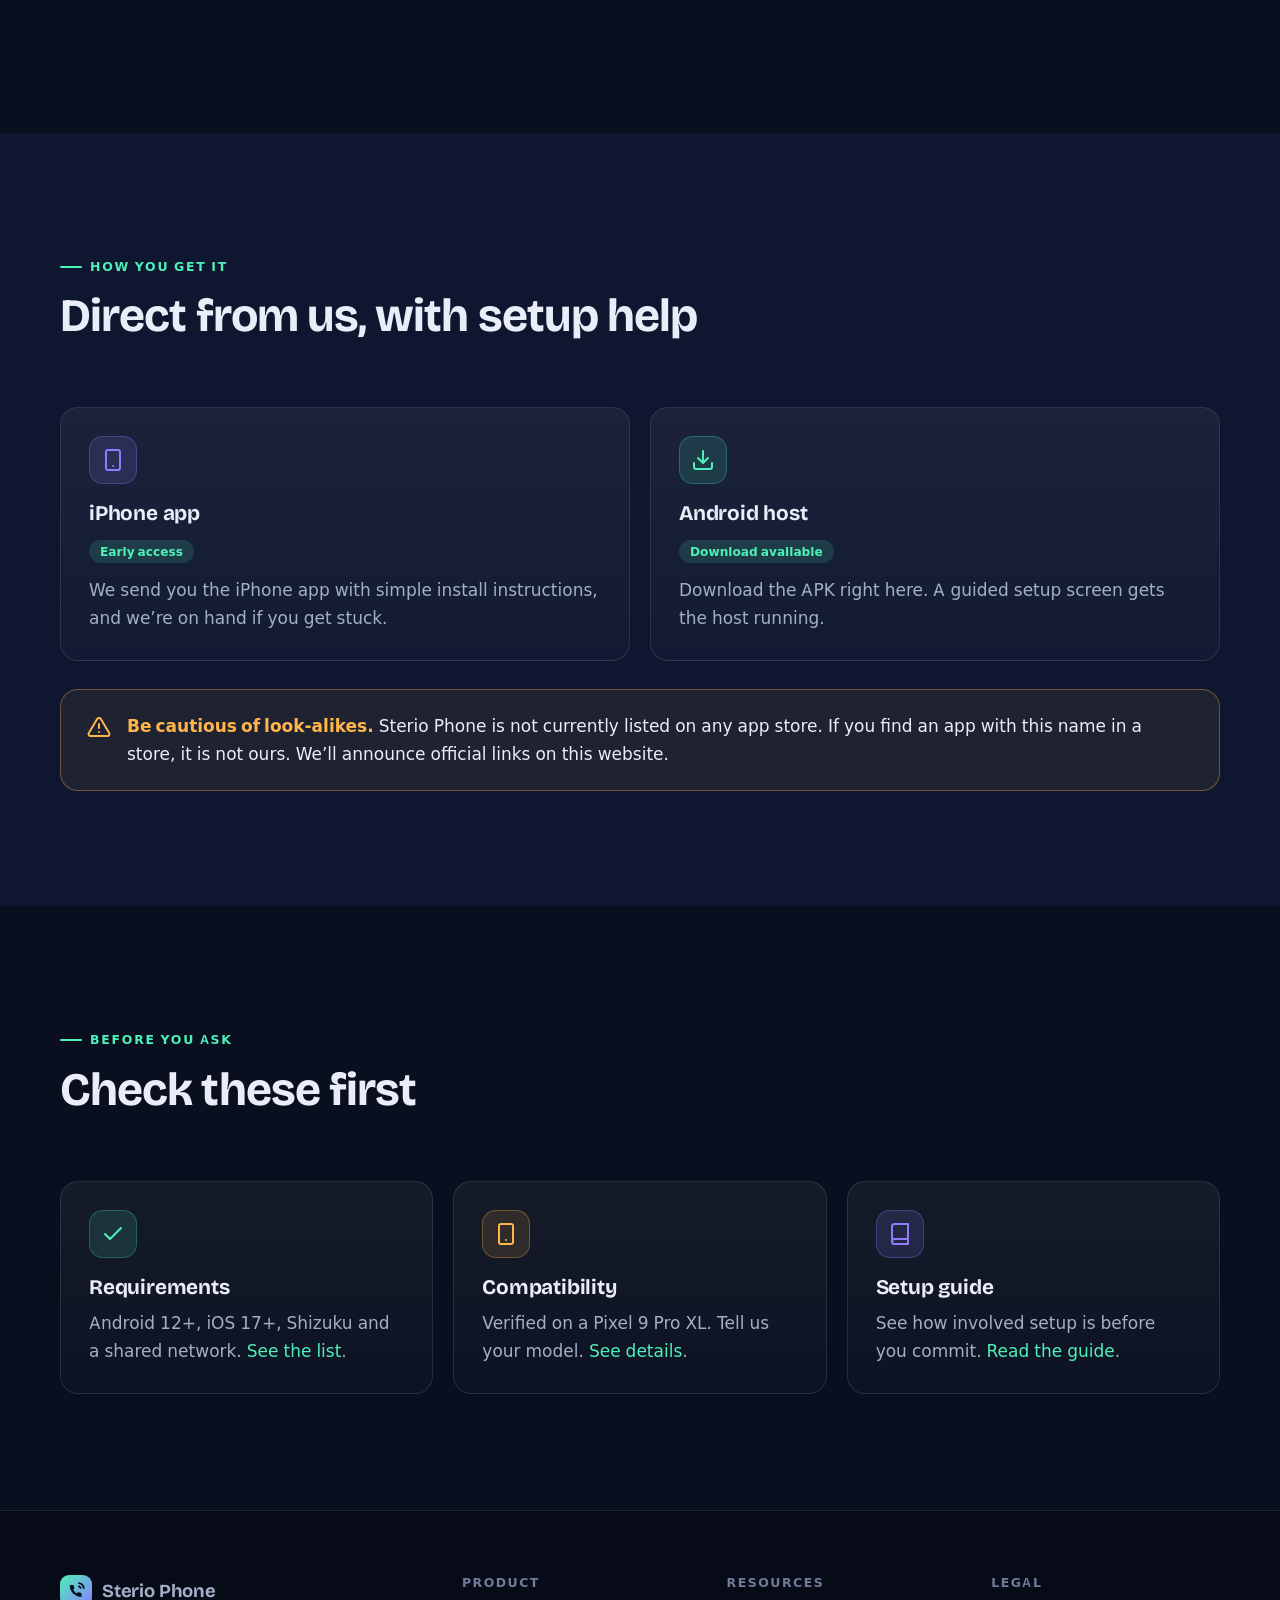
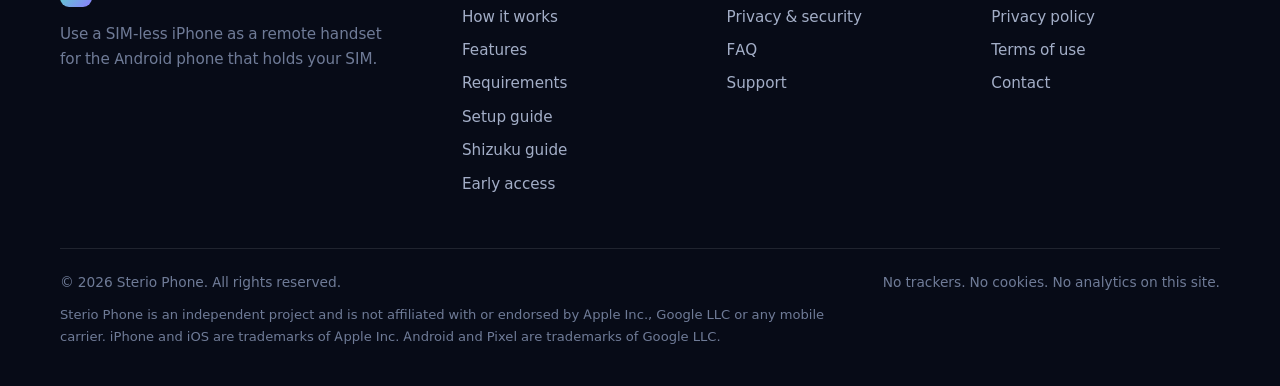
<file: download.html>
<!doctype html>
<html lang="en">
<head>
<meta charset="utf-8">
<meta name="viewport" content="width=device-width,initial-scale=1">
<title>Get early access — Sterio Phone</title>
<meta name="description" content="Sterio Phone is in early access. Request the Android host and iPhone app by email — free while in testing, with direct APK distribution and setup help.">
<meta name="theme-color" content="#0A0F1F">
<link rel="canonical" href="https://ijaz7373.github.io/sterio-phone-website/download.html">
<link rel="icon" href="assets/favicon.svg" type="image/svg+xml">
<meta property="og:type" content="website"><meta property="og:site_name" content="Sterio Phone">
<meta property="og:title" content="Get early access — Sterio Phone"><meta property="og:description" content="Sterio Phone is in early access. Request the Android host and iPhone app by email — free while in testing, with direct APK distribution and setup help."><meta property="og:url" content="https://ijaz7373.github.io/sterio-phone-website/download.html">
<meta property="og:image" content="https://ijaz7373.github.io/sterio-phone-website/assets/og.png"><meta name="twitter:card" content="summary_large_image">
<link rel="preload" href="assets/fonts/inter-latin.woff2" as="font" type="font/woff2" crossorigin>
<link rel="preload" href="assets/fonts/bricolage-latin.woff2" as="font" type="font/woff2" crossorigin>
<link rel="stylesheet" href="css/styles.css">
<script>document.documentElement.classList.add('js')</script>

</head>
<body>
<a class="skip" href="#main">Skip to content</a>
<header class="site-header"><div class="wrap nav">
<a class="brand" href="index.html" aria-label="Sterio Phone — home"><svg viewBox="0 0 32 32" aria-hidden="true" focusable="false"><defs><linearGradient id="lg" x1="0" y1="0" x2="1" y2="1"><stop offset="0" stop-color="#4DF0B8"/><stop offset="1" stop-color="#8C7DFF"/></linearGradient></defs><rect width="32" height="32" rx="9" fill="url(#lg)"/><path d="M21.6 18.9v1.8a1.2 1.2 0 0 1-1.3 1.2 11.9 11.9 0 0 1-5.2-1.8 11.7 11.7 0 0 1-3.6-3.6 11.9 11.9 0 0 1-1.8-5.2 1.2 1.2 0 0 1 1.2-1.3h1.8a1.2 1.2 0 0 1 1.2 1c.1.6.2 1.1.4 1.7a1.2 1.2 0 0 1-.3 1.3l-.8.8a9.6 9.6 0 0 0 3.6 3.6l.8-.8a1.2 1.2 0 0 1 1.3-.3c.5.2 1.1.3 1.7.4a1.2 1.2 0 0 1 1 1.2z" fill="#06101F"/><path d="M19 8.2a5.8 5.8 0 0 1 4.8 4.8M19 11.4a2.6 2.6 0 0 1 1.6 1.6" fill="none" stroke="#06101F" stroke-width="1.8" stroke-linecap="round"/></svg><span>Sterio Phone</span></a>
<ul class="nav-links" id="nav-links"><li><a href="how-it-works.html">How it works</a></li><li><a href="features.html">Features</a></li><li><a href="setup.html">Setup</a></li><li><a href="security.html">Privacy &amp; security</a></li><li><a href="faq.html">FAQ</a></li></ul>
<div class="nav-cta"><a class="btn btn-ghost btn-sm" href="support.html">Support</a><a class="btn btn-primary btn-sm" href="download.html">Get early access</a>
<button class="menu-btn" aria-expanded="false" aria-controls="nav-links" aria-label="Open menu"><span></span><span></span><span></span></button></div>
</div></header>
<main id="main">
<section class="page-hero"><div class="wrap">
<div class="crumbs"><a href="index.html">Home</a> / Early access</div>
<h1>Try Sterio Phone early</h1><p class="lead">Sterio Phone isn’t on the App Store or Google Play yet. Early access is by request, so we can help you get set up on supported phones.</p></div></section>
<section class="sec"><div class="wrap split top">
<div class="reveal"><span class="eyebrow">Request access</span><h2>Get the Android app now, request the iPhone app</h2>
<p class="lead">Download the Android app below. For the iPhone app, email us your iPhone model and we’ll send the current build and setup help. The model details help us make sure it works on your phones.</p>
<div class="hero-actions" style="margin:24px 0 10px">
<a class="btn btn-primary" href="downloads/sterio-phone-android-0.4.apk" download><svg viewBox="0 0 24 24" fill="none" stroke="currentColor" stroke-width="2" stroke-linecap="round" stroke-linejoin="round" aria-hidden="true" focusable="false"><path d="M21 15v4a2 2 0 0 1-2 2H5a2 2 0 0 1-2-2v-4M7 10l5 5 5-5M12 15V3"/></svg>Download Android app (APK · 1.7 MB)</a></div>
<p class="muted" style="font-size:.88rem;margin:0 0 6px">Version 0.4 · Android 12 or newer · SHA-256: <code style="word-break:break-all">983fc3b466e20a08b8b6b803f8134d13a636e7bb352f3f7bccb9e95b73cd446d</code></p>
<p class="muted" style="font-size:.88rem;margin:0 0 22px">Android may warn that the app comes from outside the Play Store — that’s expected for a direct download. Allow the install when asked.</p>
<div class="panel" style="margin:0 0 24px;padding:20px">
<span class="tag plan">Beta</span>
<h3 style="margin:10px 0 6px;font-size:1.15rem">No Shizuku needed</h3>
<p class="muted" style="font-size:.93rem;margin:0 0 12px">A newer version that sets everything up by itself — you only pair once with Wireless debugging. It installs next to the version above, so you can try both.</p>
<a class="btn btn-ghost btn-sm" href="downloads/sterio-phone-direct-0.4.apk" download><svg viewBox="0 0 24 24" fill="none" stroke="currentColor" stroke-width="2" stroke-linecap="round" stroke-linejoin="round" aria-hidden="true" focusable="false"><path d="M21 15v4a2 2 0 0 1-2 2H5a2 2 0 0 1-2-2v-4M7 10l5 5 5-5M12 15V3"/></svg>Download beta (APK · 15.9 MB)</a>
<p class="muted" style="font-size:.82rem;margin:10px 0 0">SHA-256: <code style="word-break:break-all">94af558815df5472fc398114f6c99d7585556f8263e7387bd2b06c6d7cdf6c44</code></p>
</div>
<div class="hero-actions" style="margin:0 0 24px">
<a class="btn btn-ghost" href="mailto:ijazkhan73786@gmail.com?subject=Sterio%20Phone%20early%20access&amp;body=Hi,%0D%0A%0D%0AI%27d%20like%20early%20access%20to%20Sterio%20Phone.%0D%0A%0D%0AAndroid%20phone%20(model%20%2B%20Android%20version):%20%0D%0AiPhone%20model%20%2B%20iOS%20version:%20%0D%0ACountry%20%2F%20carrier:%20%0D%0AHow%20I%20plan%20to%20use%20it:%20%0D%0A"><svg viewBox="0 0 24 24" fill="none" stroke="currentColor" stroke-width="2" stroke-linecap="round" stroke-linejoin="round" aria-hidden="true" focusable="false"><path d="M4 4h16a2 2 0 0 1 2 2v12a2 2 0 0 1-2 2H4a2 2 0 0 1-2-2V6a2 2 0 0 1 2-2zM22 6l-10 7L2 6"/></svg>Request the iPhone app</a>
<button class="btn btn-ghost" type="button" data-copy="ijazkhan73786@gmail.com">ijazkhan73786@gmail.com</button></div>
<p class="muted">Prefer to write it yourself? Include: Android model and version, iPhone model and iOS version, your country and carrier, and whether you’ll use Wi-Fi or a hotspot.</p></div>
<div class="panel reveal d1"><h3>What you’ll receive</h3>
<ul class="checklist "><li><svg viewBox="0 0 24 24" fill="none" stroke="currentColor" stroke-width="2" stroke-linecap="round" stroke-linejoin="round" aria-hidden="true" focusable="false"><path d="M20 6L9 17l-5-5"/></svg><span>The Android host app (APK), straight from this site</span></li><li><svg viewBox="0 0 24 24" fill="none" stroke="currentColor" stroke-width="2" stroke-linecap="round" stroke-linejoin="round" aria-hidden="true" focusable="false"><path d="M20 6L9 17l-5-5"/></svg><span>The iPhone app, installed with your Apple ID during early access</span></li><li><svg viewBox="0 0 24 24" fill="none" stroke="currentColor" stroke-width="2" stroke-linecap="round" stroke-linejoin="round" aria-hidden="true" focusable="false"><path d="M20 6L9 17l-5-5"/></svg><span>A short setup walkthrough and a way to send us diagnostics</span></li><li><svg viewBox="0 0 24 24" fill="none" stroke="currentColor" stroke-width="2" stroke-linecap="round" stroke-linejoin="round" aria-hidden="true" focusable="false"><path d="M20 6L9 17l-5-5"/></svg><span>Updates as we keep improving Sterio Phone</span></li></ul>
<div style="height:6px"></div>
<h3>What it costs</h3><p class="muted">Early access is free while we test. There’s no paywall. We’ll announce any future pricing well in advance.</p></div>
</div></section>

<section class="sec alt"><div class="wrap">
<div class="sec-head reveal"><span class="eyebrow">How you get it</span><h2>Direct from us, with setup help</h2></div>
<div class="grid g2">
<div class="card reveal"><div class="icon v"><svg viewBox="0 0 24 24" fill="none" stroke="currentColor" stroke-width="2" stroke-linecap="round" stroke-linejoin="round" aria-hidden="true" focusable="false"><rect x="5" y="2" width="14" height="20" rx="2"/><path d="M12 18h.01"/></svg></div><h3>iPhone app</h3><p><span class="tag ok">Early access</span></p><p style="margin-top:12px">We send you the iPhone app with simple install instructions, and we’re on hand if you get stuck.</p></div>
<div class="card reveal d1"><div class="icon"><svg viewBox="0 0 24 24" fill="none" stroke="currentColor" stroke-width="2" stroke-linecap="round" stroke-linejoin="round" aria-hidden="true" focusable="false"><path d="M21 15v4a2 2 0 0 1-2 2H5a2 2 0 0 1-2-2v-4M7 10l5 5 5-5M12 15V3"/></svg></div><h3>Android host</h3><p><span class="tag ok">Download available</span></p><p style="margin-top:12px">Download the APK right here. A guided setup screen gets the host running.</p></div>
</div>
<div class="reveal" style="margin-top:28px"><div class="callout"><svg viewBox="0 0 24 24" fill="none" stroke="currentColor" stroke-width="2" stroke-linecap="round" stroke-linejoin="round" aria-hidden="true" focusable="false"><path d="M10.29 3.86L1.82 18a2 2 0 0 0 1.71 3h16.94a2 2 0 0 0 1.71-3L13.71 3.86a2 2 0 0 0-3.42 0zM12 9v4M12 17h.01"/></svg><p><strong>Be cautious of look-alikes.</strong> Sterio Phone is not currently listed on any app store. If you find an app with this name in a store, it is not ours. We’ll announce official links on this website.</p></div></div>
</div></section>

<section class="sec"><div class="wrap">
<div class="sec-head reveal"><span class="eyebrow">Before you ask</span><h2>Check these first</h2></div>
<div class="grid g3">
<div class="card reveal"><div class="icon "><svg viewBox="0 0 24 24" fill="none" stroke="currentColor" stroke-width="2" stroke-linecap="round" stroke-linejoin="round" aria-hidden="true" focusable="false"><path d="M20 6L9 17l-5-5"/></svg></div><h3>Requirements</h3><p>Android 12+, iOS 17+, Shizuku and a shared network. <a href='requirements.html'>See the list</a>.</p></div>
<div class="card reveal"><div class="icon a"><svg viewBox="0 0 24 24" fill="none" stroke="currentColor" stroke-width="2" stroke-linecap="round" stroke-linejoin="round" aria-hidden="true" focusable="false"><rect x="5" y="2" width="14" height="20" rx="2"/><path d="M12 18h.01"/></svg></div><h3>Compatibility</h3><p>Verified on a Pixel 9 Pro XL. Tell us your model. <a href='requirements.html'>See details</a>.</p></div>
<div class="card reveal"><div class="icon v"><svg viewBox="0 0 24 24" fill="none" stroke="currentColor" stroke-width="2" stroke-linecap="round" stroke-linejoin="round" aria-hidden="true" focusable="false"><path d="M4 19.5A2.5 2.5 0 0 1 6.5 17H20M6.5 2H20v20H6.5A2.5 2.5 0 0 1 4 19.5v-15A2.5 2.5 0 0 1 6.5 2z"/></svg></div><h3>Setup guide</h3><p>See how involved setup is before you commit. <a href='setup.html'>Read the guide</a>.</p></div>
</div></div></section>

</main>
<footer class="site-footer"><div class="wrap">
<div class="foot-grid">
<div><a class="brand" href="index.html"><svg viewBox="0 0 32 32" aria-hidden="true" focusable="false"><defs><linearGradient id="lg" x1="0" y1="0" x2="1" y2="1"><stop offset="0" stop-color="#4DF0B8"/><stop offset="1" stop-color="#8C7DFF"/></linearGradient></defs><rect width="32" height="32" rx="9" fill="url(#lg)"/><path d="M21.6 18.9v1.8a1.2 1.2 0 0 1-1.3 1.2 11.9 11.9 0 0 1-5.2-1.8 11.7 11.7 0 0 1-3.6-3.6 11.9 11.9 0 0 1-1.8-5.2 1.2 1.2 0 0 1 1.2-1.3h1.8a1.2 1.2 0 0 1 1.2 1c.1.6.2 1.1.4 1.7a1.2 1.2 0 0 1-.3 1.3l-.8.8a9.6 9.6 0 0 0 3.6 3.6l.8-.8a1.2 1.2 0 0 1 1.3-.3c.5.2 1.1.3 1.7.4a1.2 1.2 0 0 1 1 1.2z" fill="#06101F"/><path d="M19 8.2a5.8 5.8 0 0 1 4.8 4.8M19 11.4a2.6 2.6 0 0 1 1.6 1.6" fill="none" stroke="#06101F" stroke-width="1.8" stroke-linecap="round"/></svg><span>Sterio Phone</span></a>
<p class="blurb">Use a SIM-less iPhone as a remote handset for the Android phone that holds your SIM.</p></div>
<div><h4>Product</h4><ul><li><a href="how-it-works.html">How it works</a></li><li><a href="features.html">Features</a></li><li><a href="requirements.html">Requirements</a></li><li><a href="setup.html">Setup guide</a></li><li><a href="shizuku.html">Shizuku guide</a></li><li><a href="download.html">Early access</a></li></ul></div>
<div><h4>Resources</h4><ul><li><a href="security.html">Privacy &amp; security</a></li><li><a href="faq.html">FAQ</a></li><li><a href="support.html">Support</a></li></ul></div>
<div><h4>Legal</h4><ul><li><a href="privacy.html">Privacy policy</a></li><li><a href="terms.html">Terms of use</a></li><li><a href="mailto:ijazkhan73786@gmail.com">Contact</a></li></ul></div>
</div>
<div class="foot-bottom"><span>© <span id="year">2026</span> Sterio Phone. All rights reserved.</span><span>No trackers. No cookies. No analytics on this site.</span></div>
<p class="disclaimer">Sterio Phone is an independent project and is not affiliated with or endorsed by Apple Inc., Google LLC or any mobile carrier. iPhone and iOS are trademarks of Apple Inc. Android and Pixel are trademarks of Google LLC.</p>
</div></footer>
<script src="js/main.js" defer></script>
</body>
</html>
</file>
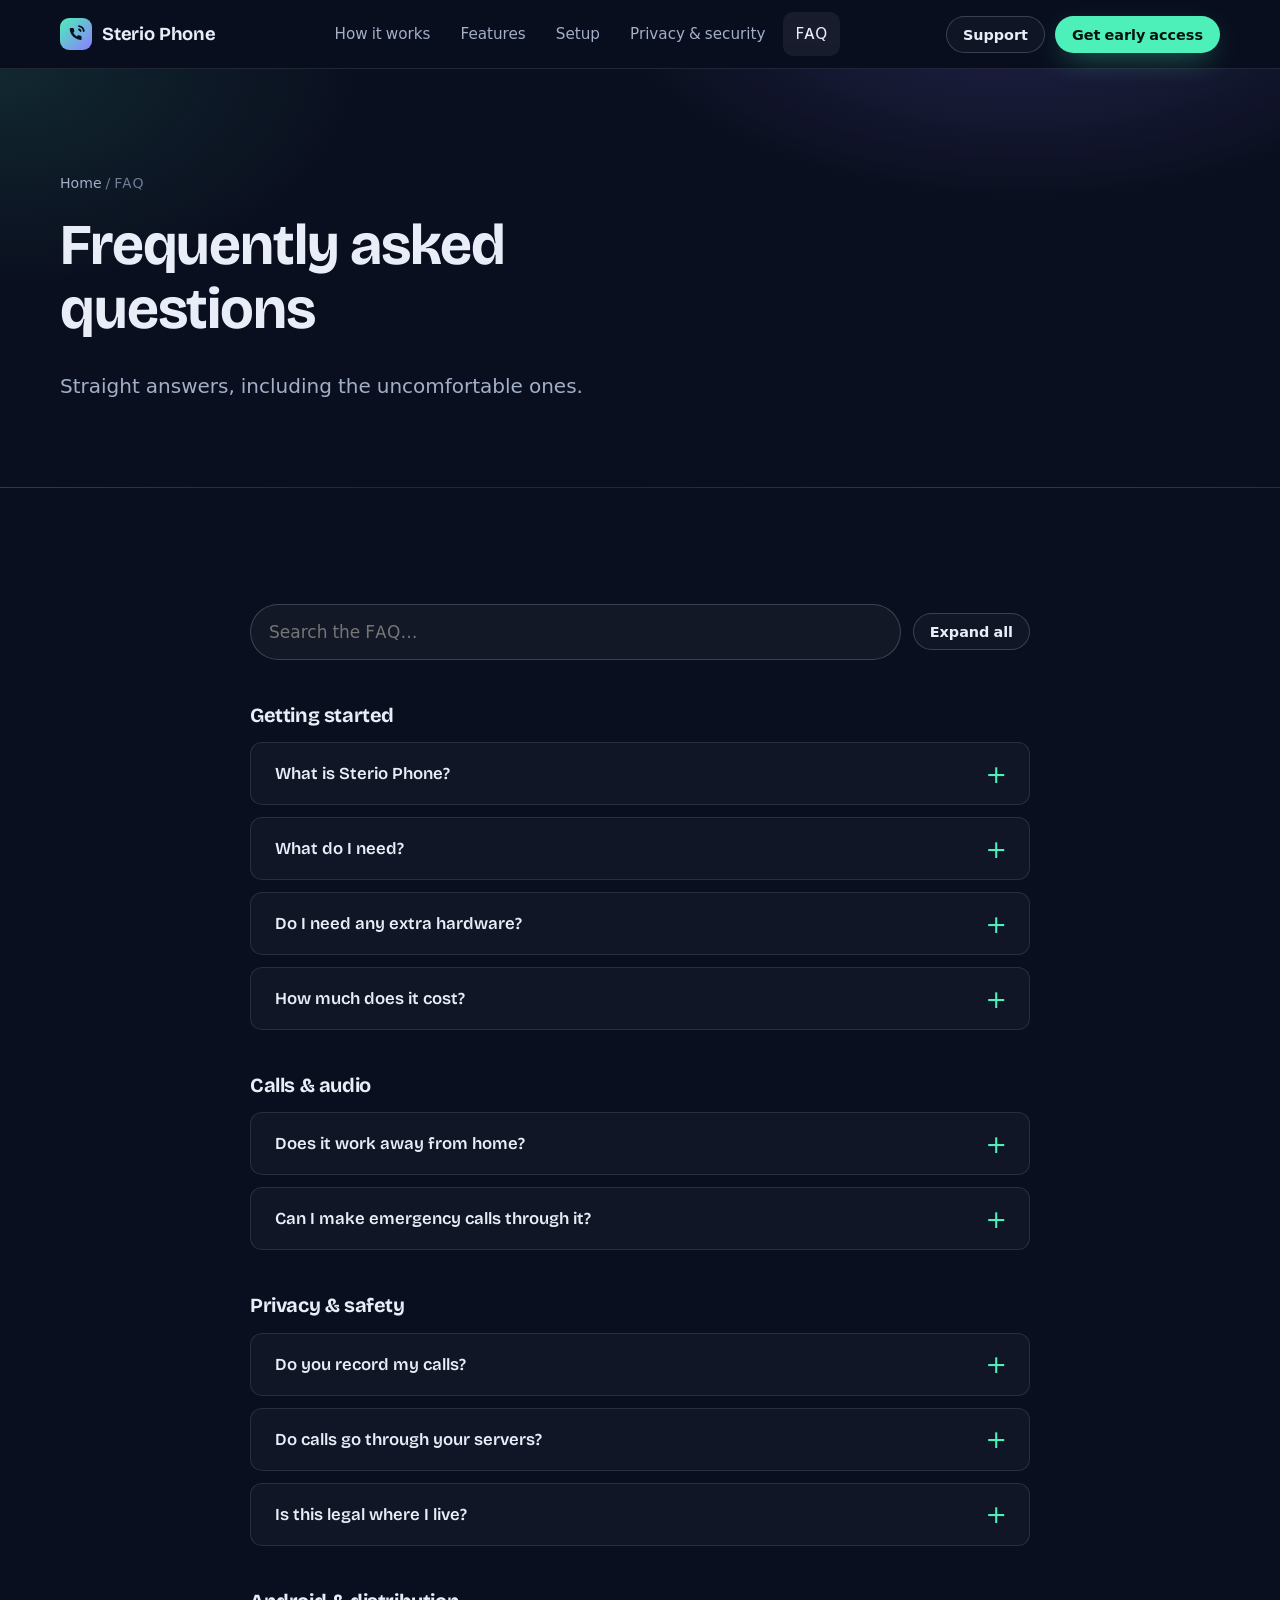
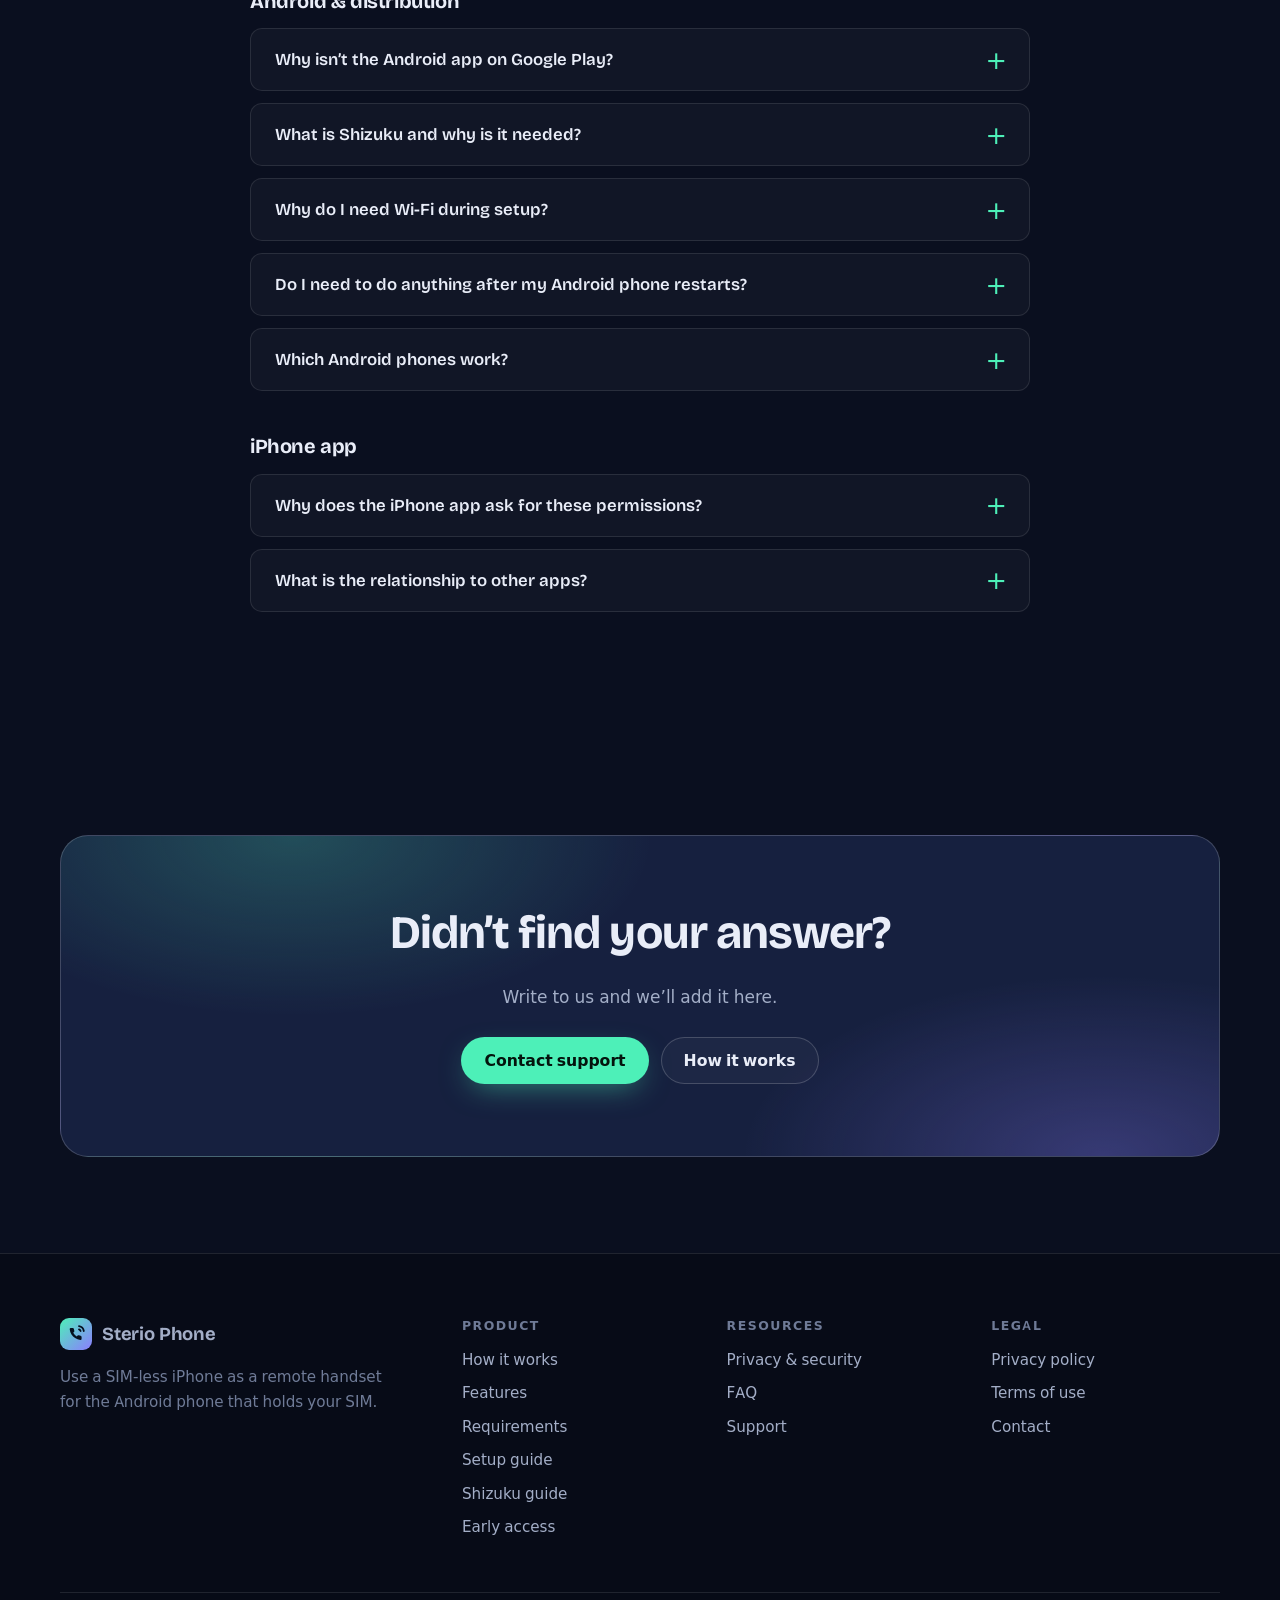
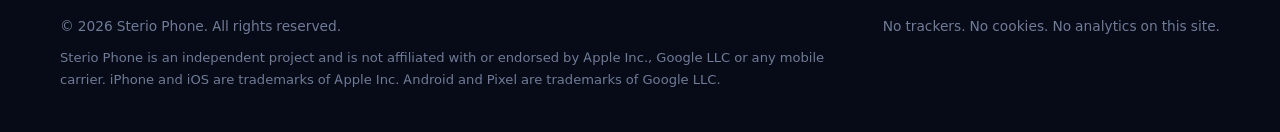
<file: faq.html>
<!doctype html>
<html lang="en">
<head>
<meta charset="utf-8">
<meta name="viewport" content="width=device-width,initial-scale=1">
<title>FAQ — Sterio Phone</title>
<meta name="description" content="Answers about Sterio Phone: what you need, how privacy works, hotspot use, Shizuku, how to get the Android host, and more.">
<meta name="theme-color" content="#0A0F1F">
<link rel="canonical" href="https://ijaz7373.github.io/sterio-phone-website/faq.html">
<link rel="icon" href="assets/favicon.svg" type="image/svg+xml">
<meta property="og:type" content="website"><meta property="og:site_name" content="Sterio Phone">
<meta property="og:title" content="FAQ — Sterio Phone"><meta property="og:description" content="Answers about Sterio Phone: what you need, how privacy works, hotspot use, Shizuku, how to get the Android host, and more."><meta property="og:url" content="https://ijaz7373.github.io/sterio-phone-website/faq.html">
<meta property="og:image" content="https://ijaz7373.github.io/sterio-phone-website/assets/og.png"><meta name="twitter:card" content="summary_large_image">
<link rel="preload" href="assets/fonts/inter-latin.woff2" as="font" type="font/woff2" crossorigin>
<link rel="preload" href="assets/fonts/bricolage-latin.woff2" as="font" type="font/woff2" crossorigin>
<link rel="stylesheet" href="css/styles.css">
<script>document.documentElement.classList.add('js')</script>
<script type="application/ld+json">{"@context": "https://schema.org", "@type": "FAQPage", "mainEntity": [{"@type": "Question", "name": "What is Sterio Phone?", "acceptedAnswer": {"@type": "Answer", "text": "A pair of apps that let a SIM-less iPhone act as a remote handset for an Android phone that holds the SIM. Calls ring on the iPhone, you answer, decline and dial from it, and voice travels between the phones over your local network."}}, {"@type": "Question", "name": "What do I need?", "acceptedAnswer": {"@type": "Answer", "text": "An Android phone (Android 12+) with a SIM and an iPhone (iOS 17+), plus a shared Wi-Fi network or the Android phone’s hotspot. See requirements."}}, {"@type": "Question", "name": "Do I need any extra hardware?", "acceptedAnswer": {"@type": "Answer", "text": "No. Only the two phones. There is no box, dongle or Bluetooth bridge."}}, {"@type": "Question", "name": "How much does it cost?", "acceptedAnswer": {"@type": "Answer", "text": "Early access is free while we test. There’s no pricing yet and no paywall. Any future pricing will be announced well in advance."}}, {"@type": "Question", "name": "Does it work away from home?", "acceptedAnswer": {"@type": "Answer", "text": "Yes, if the iPhone joins the Android phone’s hotspot — then the two phones are on the same network wherever you are."}}, {"@type": "Question", "name": "Can I make emergency calls through it?", "acceptedAnswer": {"@type": "Answer", "text": "No — on purpose. The Android host refuses to dial emergency numbers. Use a phone with its own SIM for emergencies."}}, {"@type": "Question", "name": "Do you record my calls?", "acceptedAnswer": {"@type": "Answer", "text": "No. There is no recording feature. Voice is relayed live and never stored."}}, {"@type": "Question", "name": "Do calls go through your servers?", "acceptedAnswer": {"@type": "Answer", "text": "No. We don’t run any. Audio goes straight from phone to phone on your local network."}}, {"@type": "Question", "name": "Is this legal where I live?", "acceptedAnswer": {"@type": "Answer", "text": "Relaying your own calls to your own device is the app’s only purpose, but telecom rules differ by country, and some regulators restrict SIM-routing equipment. Check local rules and get advice before relying on it. This isn’t legal advice."}}, {"@type": "Question", "name": "Why isn’t the Android app on Google Play?", "acceptedAnswer": {"@type": "Answer", "text": "The Android app relies on a setup step (Shizuku) that Google Play doesn’t distribute, so it’s a direct download from us, with setup help."}}, {"@type": "Question", "name": "What is Shizuku and why is it needed?", "acceptedAnswer": {"@type": "Answer", "text": "Shizuku is a free, open-source helper app that Sterio Phone needs on the Android phone. You install it once, approve Sterio Phone inside it, and can remove access any time. Step-by-step guide."}}, {"@type": "Question", "name": "Why do I need Wi-Fi during setup?", "acceptedAnswer": {"@type": "Answer", "text": "Android only lets you switch on Wireless debugging while the phone is connected to Wi-Fi, and Shizuku needs it to start. So for setup, connect both phones to the same Wi-Fi network, temporarily. See the steps."}}, {"@type": "Question", "name": "Do I need to do anything after my Android phone restarts?", "acceptedAnswer": {"@type": "Answer", "text": "Open Shizuku and start it again, then tap Start host in Sterio Phone. Details."}}, {"@type": "Question", "name": "Which Android phones work?", "acceptedAnswer": {"@type": "Answer", "text": "Sterio Phone is verified on a Pixel 9 Pro XL running Android 17. Tell us your model when you request access and we’ll let you know what to expect."}}, {"@type": "Question", "name": "Why does the iPhone app ask for these permissions?", "acceptedAnswer": {"@type": "Answer", "text": "Microphone to send your voice, Local Network to reach the Android phone, Contacts to show names (optional), and Camera only to scan the pairing QR."}}, {"@type": "Question", "name": "What is the relationship to other apps?", "acceptedAnswer": {"@type": "Answer", "text": "Sterio Phone is an independent project. It’s not affiliated with Apple, Google or any other app or carrier."}}]}</script>
</head>
<body>
<a class="skip" href="#main">Skip to content</a>
<header class="site-header"><div class="wrap nav">
<a class="brand" href="index.html" aria-label="Sterio Phone — home"><svg viewBox="0 0 32 32" aria-hidden="true" focusable="false"><defs><linearGradient id="lg" x1="0" y1="0" x2="1" y2="1"><stop offset="0" stop-color="#4DF0B8"/><stop offset="1" stop-color="#8C7DFF"/></linearGradient></defs><rect width="32" height="32" rx="9" fill="url(#lg)"/><path d="M21.6 18.9v1.8a1.2 1.2 0 0 1-1.3 1.2 11.9 11.9 0 0 1-5.2-1.8 11.7 11.7 0 0 1-3.6-3.6 11.9 11.9 0 0 1-1.8-5.2 1.2 1.2 0 0 1 1.2-1.3h1.8a1.2 1.2 0 0 1 1.2 1c.1.6.2 1.1.4 1.7a1.2 1.2 0 0 1-.3 1.3l-.8.8a9.6 9.6 0 0 0 3.6 3.6l.8-.8a1.2 1.2 0 0 1 1.3-.3c.5.2 1.1.3 1.7.4a1.2 1.2 0 0 1 1 1.2z" fill="#06101F"/><path d="M19 8.2a5.8 5.8 0 0 1 4.8 4.8M19 11.4a2.6 2.6 0 0 1 1.6 1.6" fill="none" stroke="#06101F" stroke-width="1.8" stroke-linecap="round"/></svg><span>Sterio Phone</span></a>
<ul class="nav-links" id="nav-links"><li><a href="how-it-works.html">How it works</a></li><li><a href="features.html">Features</a></li><li><a href="setup.html">Setup</a></li><li><a href="security.html">Privacy &amp; security</a></li><li><a href="faq.html" aria-current="page">FAQ</a></li></ul>
<div class="nav-cta"><a class="btn btn-ghost btn-sm" href="support.html">Support</a><a class="btn btn-primary btn-sm" href="download.html">Get early access</a>
<button class="menu-btn" aria-expanded="false" aria-controls="nav-links" aria-label="Open menu"><span></span><span></span><span></span></button></div>
</div></header>
<main id="main">
<section class="page-hero"><div class="wrap">
<div class="crumbs"><a href="index.html">Home</a> / FAQ</div>
<h1>Frequently asked questions</h1><p class="lead">Straight answers, including the uncomfortable ones.</p></div></section>
<section class="sec"><div class="wrap narrow">
<div style="display:flex;gap:12px;flex-wrap:wrap;align-items:center;margin-bottom:10px">
<input id="faq-search" type="search" placeholder="Search the FAQ…" aria-label="Search the FAQ" hidden style="flex:1 1 240px;padding:13px 18px;border-radius:999px;border:1px solid var(--line-strong);background:rgba(255,255,255,.04);color:var(--text);font:inherit">
<button id="faq-toggle" class="btn btn-ghost btn-sm" type="button" hidden>Expand all</button></div>
<div class="faq"><h2 class="faq-cat">Getting started</h2><details id="q-what"><summary>What is Sterio Phone?</summary><div class="ans"><p>A pair of apps that let a SIM-less iPhone act as a remote handset for an Android phone that holds the SIM. Calls ring on the iPhone, you answer, decline and dial from it, and voice travels between the phones over your local network.</p></div></details><details id="q-need2"><summary>What do I need?</summary><div class="ans"><p>An Android phone (Android 12+) with a SIM and an iPhone (iOS 17+), plus a shared Wi-Fi network or the Android phone’s hotspot. See <a href='requirements.html'>requirements</a>.</p></div></details><details id="q-hardware"><summary>Do I need any extra hardware?</summary><div class="ans"><p>No. Only the two phones. There is no box, dongle or Bluetooth bridge.</p></div></details><details id="q-cost2"><summary>How much does it cost?</summary><div class="ans"><p>Early access is free while we test. There’s no pricing yet and no paywall. Any future pricing will be announced well in advance.</p></div></details><h2 class="faq-cat">Calls &amp; audio</h2><details id="q-hotspot"><summary>Does it work away from home?</summary><div class="ans"><p>Yes, if the iPhone joins the Android phone’s hotspot — then the two phones are on the same network wherever you are.</p></div></details><details id="q-emerg"><summary>Can I make emergency calls through it?</summary><div class="ans"><p>No — on purpose. The Android host refuses to dial emergency numbers. Use a phone with its own SIM for emergencies.</p></div></details><h2 class="faq-cat">Privacy &amp; safety</h2><details id="q-record2"><summary>Do you record my calls?</summary><div class="ans"><p>No. There is no recording feature. Voice is relayed live and never stored.</p></div></details><details id="q-servers"><summary>Do calls go through your servers?</summary><div class="ans"><p>No. We don’t run any. Audio goes straight from phone to phone on your local network.</p></div></details><details id="q-legal"><summary>Is this legal where I live?</summary><div class="ans"><p>Relaying your own calls to your own device is the app’s only purpose, but telecom rules differ by country, and some regulators restrict SIM-routing equipment. Check local rules and get advice before relying on it. This isn’t legal advice.</p></div></details><h2 class="faq-cat">Android &amp; distribution</h2><details id="q-play"><summary>Why isn’t the Android app on Google Play?</summary><div class="ans"><p>The Android app relies on a setup step (Shizuku) that Google Play doesn’t distribute, so it’s a direct download from us, with setup help.</p></div></details><details id="q-shizuku"><summary>What is Shizuku and why is it needed?</summary><div class="ans"><p>Shizuku is a free, open-source helper app that Sterio Phone needs on the Android phone. You install it once, approve Sterio Phone inside it, and can remove access any time. <a href='shizuku.html'>Step-by-step guide.</a></p></div></details><details id="q-wifi"><summary>Why do I need Wi-Fi during setup?</summary><div class="ans"><p>Android only lets you switch on <strong>Wireless debugging</strong> while the phone is connected to Wi-Fi, and Shizuku needs it to start. So for setup, connect <strong>both phones to the same Wi-Fi network</strong>, temporarily. <a href='shizuku.html#wireless'>See the steps.</a></p></div></details><details id="q-reboot"><summary>Do I need to do anything after my Android phone restarts?</summary><div class="ans"><p>Open Shizuku and start it again, then tap <strong>Start host</strong> in Sterio Phone. <a href='shizuku.html#reboot'>Details.</a></p></div></details><details id="q-which"><summary>Which Android phones work?</summary><div class="ans"><p>Sterio Phone is verified on a Pixel 9 Pro XL running Android 17. Tell us your model when you request access and we’ll let you know what to expect.</p></div></details><h2 class="faq-cat">iPhone app</h2><details id="q-perm"><summary>Why does the iPhone app ask for these permissions?</summary><div class="ans"><p>Microphone to send your voice, Local Network to reach the Android phone, Contacts to show names (optional), and Camera only to scan the pairing QR.</p></div></details><details id="q-link"><summary>What is the relationship to other apps?</summary><div class="ans"><p>Sterio Phone is an independent project. It’s not affiliated with Apple, Google or any other app or carrier.</p></div></details></div>
<p id="faq-empty" class="muted" hidden>No matches. Try different words, or <a href="support.html">ask us directly</a>.</p>
</div></section>
<section class="cta"><div class="wrap"><div class="cta-box reveal">
<h2>Didn’t find your answer?</h2><p>Write to us and we’ll add it here.</p>
<div class="hero-actions"><a class="btn btn-primary" href="support.html">Contact support</a><a class="btn btn-ghost" href="how-it-works.html">How it works</a></div>
</div></div></section>

</main>
<footer class="site-footer"><div class="wrap">
<div class="foot-grid">
<div><a class="brand" href="index.html"><svg viewBox="0 0 32 32" aria-hidden="true" focusable="false"><defs><linearGradient id="lg" x1="0" y1="0" x2="1" y2="1"><stop offset="0" stop-color="#4DF0B8"/><stop offset="1" stop-color="#8C7DFF"/></linearGradient></defs><rect width="32" height="32" rx="9" fill="url(#lg)"/><path d="M21.6 18.9v1.8a1.2 1.2 0 0 1-1.3 1.2 11.9 11.9 0 0 1-5.2-1.8 11.7 11.7 0 0 1-3.6-3.6 11.9 11.9 0 0 1-1.8-5.2 1.2 1.2 0 0 1 1.2-1.3h1.8a1.2 1.2 0 0 1 1.2 1c.1.6.2 1.1.4 1.7a1.2 1.2 0 0 1-.3 1.3l-.8.8a9.6 9.6 0 0 0 3.6 3.6l.8-.8a1.2 1.2 0 0 1 1.3-.3c.5.2 1.1.3 1.7.4a1.2 1.2 0 0 1 1 1.2z" fill="#06101F"/><path d="M19 8.2a5.8 5.8 0 0 1 4.8 4.8M19 11.4a2.6 2.6 0 0 1 1.6 1.6" fill="none" stroke="#06101F" stroke-width="1.8" stroke-linecap="round"/></svg><span>Sterio Phone</span></a>
<p class="blurb">Use a SIM-less iPhone as a remote handset for the Android phone that holds your SIM.</p></div>
<div><h4>Product</h4><ul><li><a href="how-it-works.html">How it works</a></li><li><a href="features.html">Features</a></li><li><a href="requirements.html">Requirements</a></li><li><a href="setup.html">Setup guide</a></li><li><a href="shizuku.html">Shizuku guide</a></li><li><a href="download.html">Early access</a></li></ul></div>
<div><h4>Resources</h4><ul><li><a href="security.html">Privacy &amp; security</a></li><li><a href="faq.html">FAQ</a></li><li><a href="support.html">Support</a></li></ul></div>
<div><h4>Legal</h4><ul><li><a href="privacy.html">Privacy policy</a></li><li><a href="terms.html">Terms of use</a></li><li><a href="mailto:ijazkhan73786@gmail.com">Contact</a></li></ul></div>
</div>
<div class="foot-bottom"><span>© <span id="year">2026</span> Sterio Phone. All rights reserved.</span><span>No trackers. No cookies. No analytics on this site.</span></div>
<p class="disclaimer">Sterio Phone is an independent project and is not affiliated with or endorsed by Apple Inc., Google LLC or any mobile carrier. iPhone and iOS are trademarks of Apple Inc. Android and Pixel are trademarks of Google LLC.</p>
</div></footer>
<script src="js/main.js" defer></script>
</body>
</html>
</file>
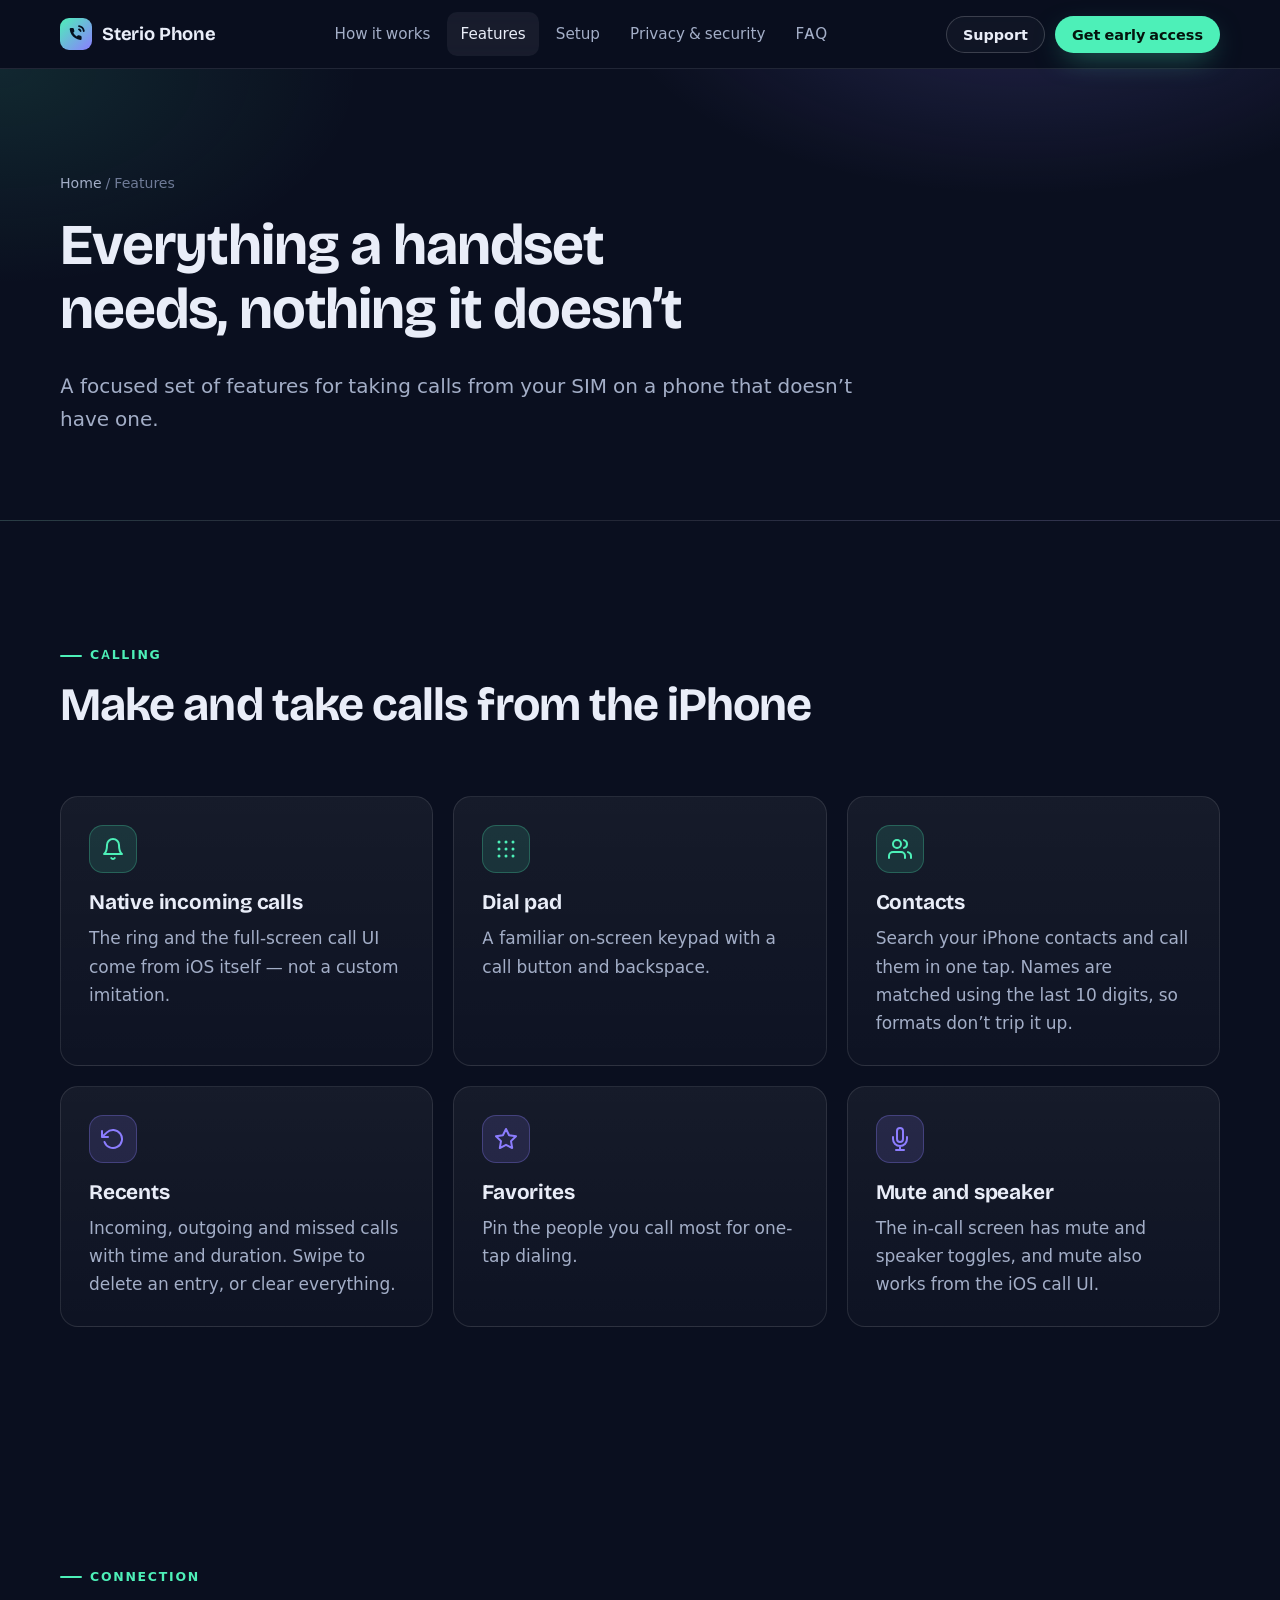
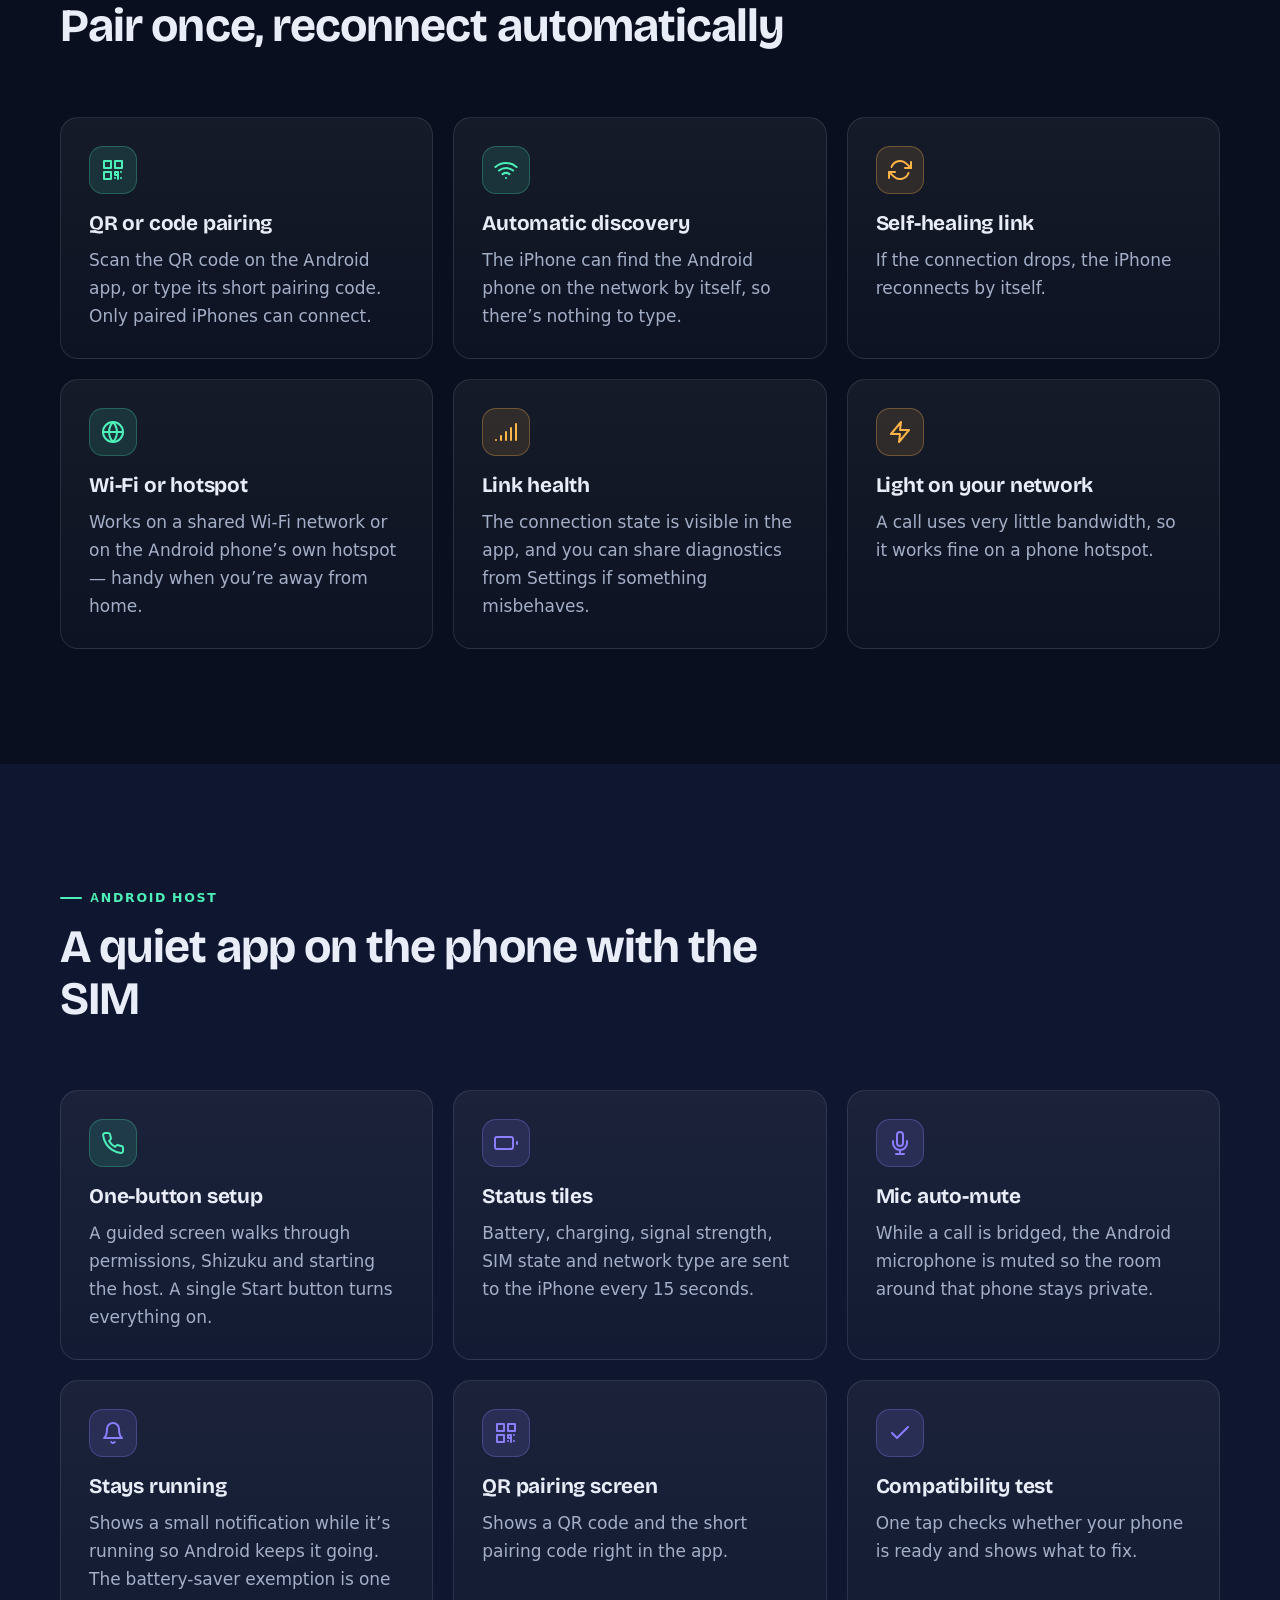
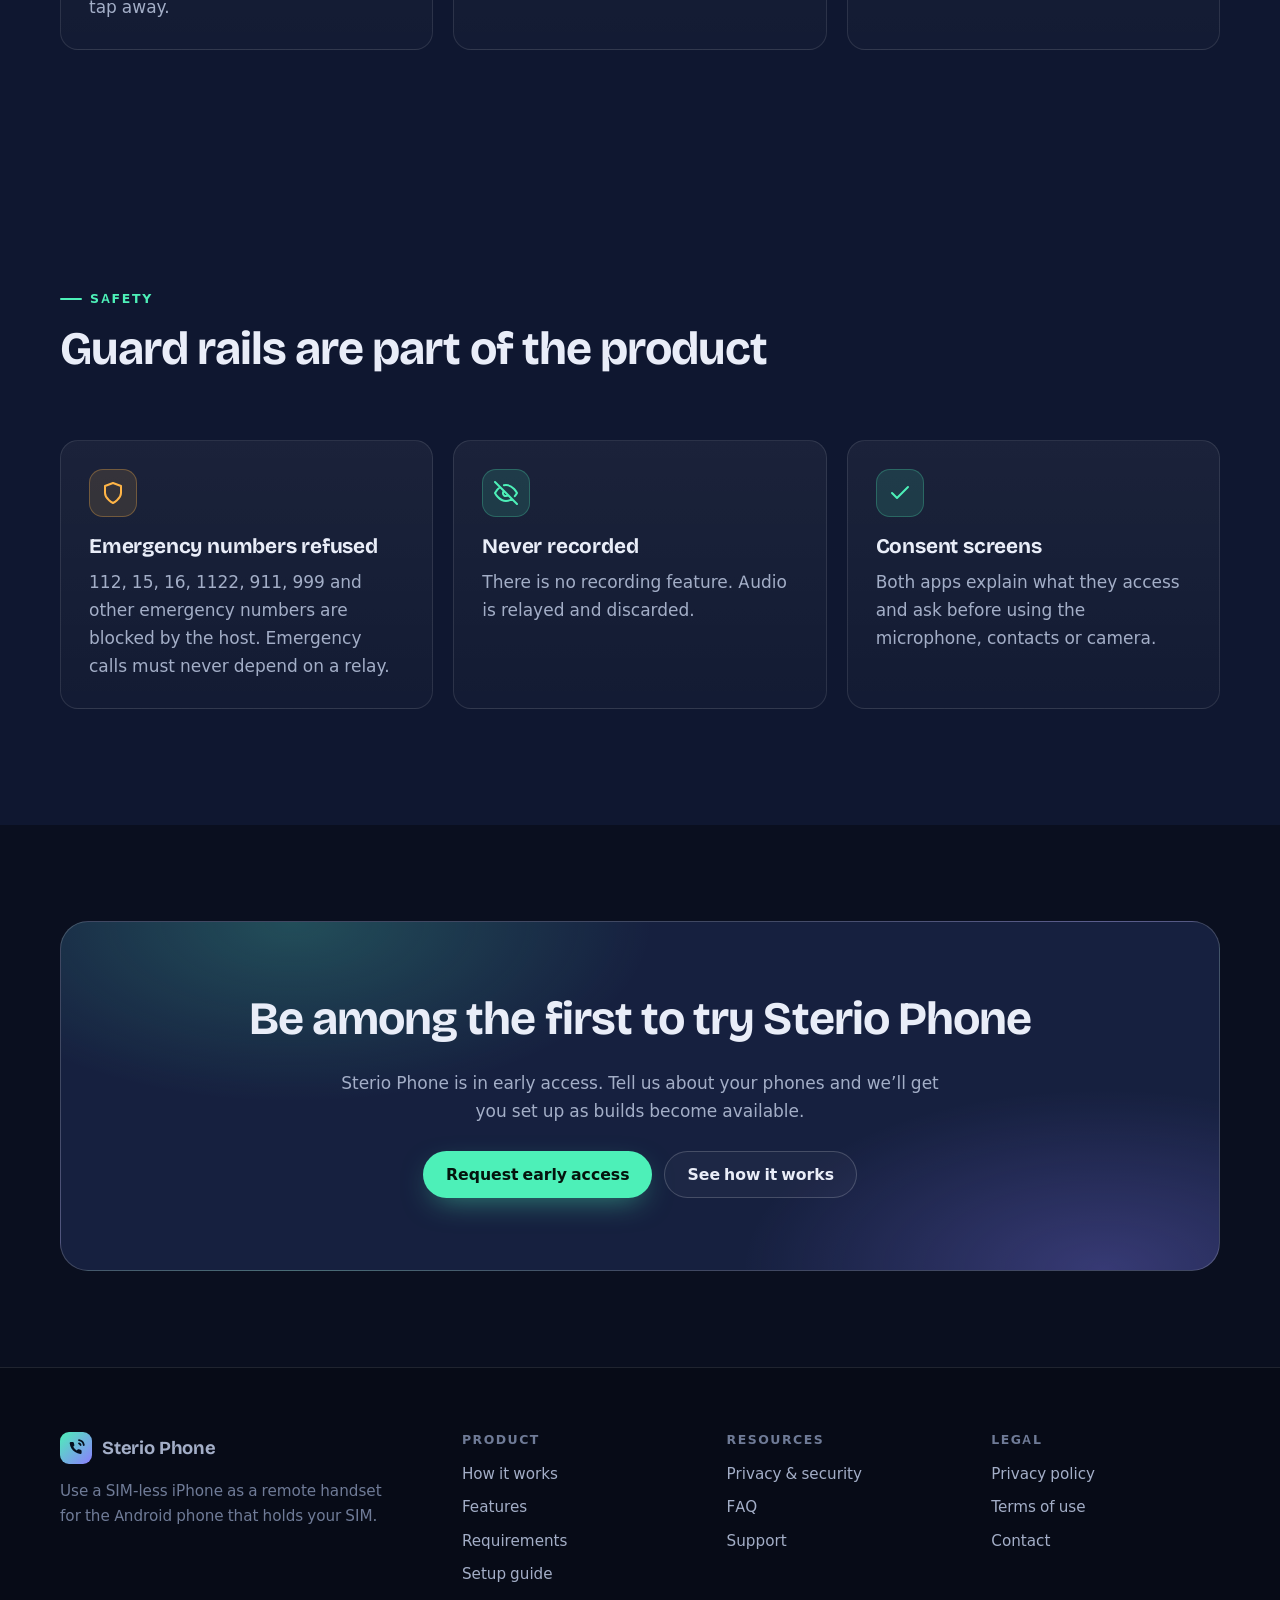
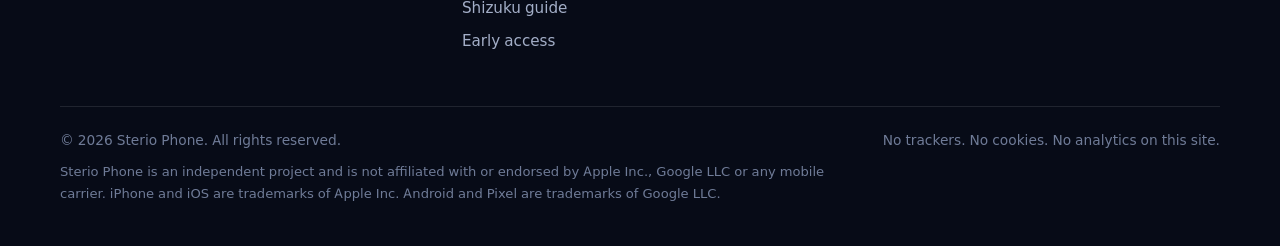
<file: features.html>
<!doctype html>
<html lang="en">
<head>
<meta charset="utf-8">
<meta name="viewport" content="width=device-width,initial-scale=1">
<title>Features — Sterio Phone</title>
<meta name="description" content="Native iPhone call screen, dial pad, contacts, recents, QR pairing, hotspot support and Android status — everything Sterio Phone does.">
<meta name="theme-color" content="#0A0F1F">
<link rel="canonical" href="https://ijaz7373.github.io/sterio-phone-website/features.html">
<link rel="icon" href="assets/favicon.svg" type="image/svg+xml">
<meta property="og:type" content="website"><meta property="og:site_name" content="Sterio Phone">
<meta property="og:title" content="Features — Sterio Phone"><meta property="og:description" content="Native iPhone call screen, dial pad, contacts, recents, QR pairing, hotspot support and Android status — everything Sterio Phone does."><meta property="og:url" content="https://ijaz7373.github.io/sterio-phone-website/features.html">
<meta property="og:image" content="https://ijaz7373.github.io/sterio-phone-website/assets/og.png"><meta name="twitter:card" content="summary_large_image">
<link rel="preload" href="assets/fonts/inter-latin.woff2" as="font" type="font/woff2" crossorigin>
<link rel="preload" href="assets/fonts/bricolage-latin.woff2" as="font" type="font/woff2" crossorigin>
<link rel="stylesheet" href="css/styles.css">
<script>document.documentElement.classList.add('js')</script>

</head>
<body>
<a class="skip" href="#main">Skip to content</a>
<header class="site-header"><div class="wrap nav">
<a class="brand" href="index.html" aria-label="Sterio Phone — home"><svg viewBox="0 0 32 32" aria-hidden="true" focusable="false"><defs><linearGradient id="lg" x1="0" y1="0" x2="1" y2="1"><stop offset="0" stop-color="#4DF0B8"/><stop offset="1" stop-color="#8C7DFF"/></linearGradient></defs><rect width="32" height="32" rx="9" fill="url(#lg)"/><path d="M21.6 18.9v1.8a1.2 1.2 0 0 1-1.3 1.2 11.9 11.9 0 0 1-5.2-1.8 11.7 11.7 0 0 1-3.6-3.6 11.9 11.9 0 0 1-1.8-5.2 1.2 1.2 0 0 1 1.2-1.3h1.8a1.2 1.2 0 0 1 1.2 1c.1.6.2 1.1.4 1.7a1.2 1.2 0 0 1-.3 1.3l-.8.8a9.6 9.6 0 0 0 3.6 3.6l.8-.8a1.2 1.2 0 0 1 1.3-.3c.5.2 1.1.3 1.7.4a1.2 1.2 0 0 1 1 1.2z" fill="#06101F"/><path d="M19 8.2a5.8 5.8 0 0 1 4.8 4.8M19 11.4a2.6 2.6 0 0 1 1.6 1.6" fill="none" stroke="#06101F" stroke-width="1.8" stroke-linecap="round"/></svg><span>Sterio Phone</span></a>
<ul class="nav-links" id="nav-links"><li><a href="how-it-works.html">How it works</a></li><li><a href="features.html" aria-current="page">Features</a></li><li><a href="setup.html">Setup</a></li><li><a href="security.html">Privacy &amp; security</a></li><li><a href="faq.html">FAQ</a></li></ul>
<div class="nav-cta"><a class="btn btn-ghost btn-sm" href="support.html">Support</a><a class="btn btn-primary btn-sm" href="download.html">Get early access</a>
<button class="menu-btn" aria-expanded="false" aria-controls="nav-links" aria-label="Open menu"><span></span><span></span><span></span></button></div>
</div></header>
<main id="main">
<section class="page-hero"><div class="wrap">
<div class="crumbs"><a href="index.html">Home</a> / Features</div>
<h1>Everything a handset needs, nothing it doesn’t</h1><p class="lead">A focused set of features for taking calls from your SIM on a phone that doesn’t have one.</p></div></section><section class="sec"><div class="wrap"><div class="sec-head reveal"><span class="eyebrow">Calling</span><h2>Make and take calls from the iPhone</h2></div><div class="grid g3"><div class="card reveal"><div class="icon "><svg viewBox="0 0 24 24" fill="none" stroke="currentColor" stroke-width="2" stroke-linecap="round" stroke-linejoin="round" aria-hidden="true" focusable="false"><path d="M18 8A6 6 0 0 0 6 8c0 7-3 9-3 9h18s-3-2-3-9M13.73 21a2 2 0 0 1-3.46 0"/></svg></div><h3>Native incoming calls</h3><p>The ring and the full-screen call UI come from iOS itself — not a custom imitation.</p></div><div class="card reveal"><div class="icon "><svg viewBox="0 0 24 24" fill="none" stroke="currentColor" stroke-width="2" stroke-linecap="round" stroke-linejoin="round" aria-hidden="true" focusable="false"><path d="M5 5h.01M12 5h.01M19 5h.01M5 12h.01M12 12h.01M19 12h.01M5 19h.01M12 19h.01M19 19h.01" stroke-width="3"/></svg></div><h3>Dial pad</h3><p>A familiar on-screen keypad with a call button and backspace.</p></div><div class="card reveal"><div class="icon "><svg viewBox="0 0 24 24" fill="none" stroke="currentColor" stroke-width="2" stroke-linecap="round" stroke-linejoin="round" aria-hidden="true" focusable="false"><path d="M17 21v-2a4 4 0 0 0-4-4H5a4 4 0 0 0-4 4v2"/><circle cx="9" cy="7" r="4"/><path d="M23 21v-2a4 4 0 0 0-3-3.87M16 3.13a4 4 0 0 1 0 7.75"/></svg></div><h3>Contacts</h3><p>Search your iPhone contacts and call them in one tap. Names are matched using the last 10 digits, so formats don’t trip it up.</p></div><div class="card reveal"><div class="icon v"><svg viewBox="0 0 24 24" fill="none" stroke="currentColor" stroke-width="2" stroke-linecap="round" stroke-linejoin="round" aria-hidden="true" focusable="false"><path d="M1 4v6h6M3.51 15a9 9 0 1 0 2.13-9.36L1 10"/></svg></div><h3>Recents</h3><p>Incoming, outgoing and missed calls with time and duration. Swipe to delete an entry, or clear everything.</p></div><div class="card reveal"><div class="icon v"><svg viewBox="0 0 24 24" fill="none" stroke="currentColor" stroke-width="2" stroke-linecap="round" stroke-linejoin="round" aria-hidden="true" focusable="false"><path d="M12 2l3.09 6.26L22 9.27l-5 4.87 1.18 6.88L12 17.77l-6.18 3.25L7 14.14 2 9.27l6.91-1.01L12 2z"/></svg></div><h3>Favorites</h3><p>Pin the people you call most for one-tap dialing.</p></div><div class="card reveal"><div class="icon v"><svg viewBox="0 0 24 24" fill="none" stroke="currentColor" stroke-width="2" stroke-linecap="round" stroke-linejoin="round" aria-hidden="true" focusable="false"><path d="M12 1a3 3 0 0 0-3 3v8a3 3 0 0 0 6 0V4a3 3 0 0 0-3-3zM19 10v2a7 7 0 0 1-14 0v-2M12 19v4M8 23h8"/></svg></div><h3>Mute and speaker</h3><p>The in-call screen has mute and speaker toggles, and mute also works from the iOS call UI.</p></div></div></div></section><section class="sec"><div class="wrap"><div class="sec-head reveal"><span class="eyebrow">Connection</span><h2>Pair once, reconnect automatically</h2></div><div class="grid g3"><div class="card reveal"><div class="icon "><svg viewBox="0 0 24 24" fill="none" stroke="currentColor" stroke-width="2" stroke-linecap="round" stroke-linejoin="round" aria-hidden="true" focusable="false"><path d="M3 3h7v7H3zM14 3h7v7h-7zM3 14h7v7H3zM14 14h3v3h-3zM20 14v.01M14 20h.01M20 20h.01M17 17v4"/></svg></div><h3>QR or code pairing</h3><p>Scan the QR code on the Android app, or type its short pairing code. Only paired iPhones can connect.</p></div><div class="card reveal"><div class="icon "><svg viewBox="0 0 24 24" fill="none" stroke="currentColor" stroke-width="2" stroke-linecap="round" stroke-linejoin="round" aria-hidden="true" focusable="false"><path d="M5 12.55a11 11 0 0 1 14.08 0M1.42 9a16 16 0 0 1 21.16 0M8.53 16.11a6 6 0 0 1 6.95 0M12 20h.01"/></svg></div><h3>Automatic discovery</h3><p>The iPhone can find the Android phone on the network by itself, so there’s nothing to type.</p></div><div class="card reveal"><div class="icon a"><svg viewBox="0 0 24 24" fill="none" stroke="currentColor" stroke-width="2" stroke-linecap="round" stroke-linejoin="round" aria-hidden="true" focusable="false"><path d="M23 4v6h-6M1 20v-6h6"/><path d="M3.51 9a9 9 0 0 1 14.85-3.36L23 10M1 14l4.64 4.36A9 9 0 0 0 20.49 15"/></svg></div><h3>Self-healing link</h3><p>If the connection drops, the iPhone reconnects by itself.</p></div><div class="card reveal"><div class="icon "><svg viewBox="0 0 24 24" fill="none" stroke="currentColor" stroke-width="2" stroke-linecap="round" stroke-linejoin="round" aria-hidden="true" focusable="false"><circle cx="12" cy="12" r="10"/><path d="M2 12h20M12 2a15.3 15.3 0 0 1 4 10 15.3 15.3 0 0 1-4 10 15.3 15.3 0 0 1-4-10 15.3 15.3 0 0 1 4-10z"/></svg></div><h3>Wi-Fi or hotspot</h3><p>Works on a shared Wi-Fi network or on the Android phone’s own hotspot — handy when you’re away from home.</p></div><div class="card reveal"><div class="icon a"><svg viewBox="0 0 24 24" fill="none" stroke="currentColor" stroke-width="2" stroke-linecap="round" stroke-linejoin="round" aria-hidden="true" focusable="false"><path d="M2 20h.01M7 20v-4M12 20v-8M17 20V8M22 4v16"/></svg></div><h3>Link health</h3><p>The connection state is visible in the app, and you can share diagnostics from Settings if something misbehaves.</p></div><div class="card reveal"><div class="icon a"><svg viewBox="0 0 24 24" fill="none" stroke="currentColor" stroke-width="2" stroke-linecap="round" stroke-linejoin="round" aria-hidden="true" focusable="false"><path d="M13 2L3 14h9l-1 8 10-12h-9l1-8z"/></svg></div><h3>Light on your network</h3><p>A call uses very little bandwidth, so it works fine on a phone hotspot.</p></div></div></div></section><section class="sec alt"><div class="wrap"><div class="sec-head reveal"><span class="eyebrow">Android host</span><h2>A quiet app on the phone with the SIM</h2></div><div class="grid g3"><div class="card reveal"><div class="icon "><svg viewBox="0 0 24 24" fill="none" stroke="currentColor" stroke-width="2" stroke-linecap="round" stroke-linejoin="round" aria-hidden="true" focusable="false"><path d="M22 16.92v3a2 2 0 0 1-2.18 2 19.79 19.79 0 0 1-8.63-3.07 19.5 19.5 0 0 1-6-6 19.79 19.79 0 0 1-3.07-8.67A2 2 0 0 1 4.11 2h3a2 2 0 0 1 2 1.72 12.84 12.84 0 0 0 .7 2.81 2 2 0 0 1-.45 2.11L8.09 9.91a16 16 0 0 0 6 6l1.27-1.27a2 2 0 0 1 2.11-.45 12.84 12.84 0 0 0 2.81.7A2 2 0 0 1 22 16.92z"/></svg></div><h3>One-button setup</h3><p>A guided screen walks through permissions, Shizuku and starting the host. A single Start button turns everything on.</p></div><div class="card reveal"><div class="icon v"><svg viewBox="0 0 24 24" fill="none" stroke="currentColor" stroke-width="2" stroke-linecap="round" stroke-linejoin="round" aria-hidden="true" focusable="false"><rect x="1" y="6" width="18" height="12" rx="2"/><path d="M23 13v-2"/></svg></div><h3>Status tiles</h3><p>Battery, charging, signal strength, SIM state and network type are sent to the iPhone every 15 seconds.</p></div><div class="card reveal"><div class="icon v"><svg viewBox="0 0 24 24" fill="none" stroke="currentColor" stroke-width="2" stroke-linecap="round" stroke-linejoin="round" aria-hidden="true" focusable="false"><path d="M12 1a3 3 0 0 0-3 3v8a3 3 0 0 0 6 0V4a3 3 0 0 0-3-3zM19 10v2a7 7 0 0 1-14 0v-2M12 19v4M8 23h8"/></svg></div><h3>Mic auto-mute</h3><p>While a call is bridged, the Android microphone is muted so the room around that phone stays private.</p></div><div class="card reveal"><div class="icon v"><svg viewBox="0 0 24 24" fill="none" stroke="currentColor" stroke-width="2" stroke-linecap="round" stroke-linejoin="round" aria-hidden="true" focusable="false"><path d="M18 8A6 6 0 0 0 6 8c0 7-3 9-3 9h18s-3-2-3-9M13.73 21a2 2 0 0 1-3.46 0"/></svg></div><h3>Stays running</h3><p>Shows a small notification while it’s running so Android keeps it going. The battery-saver exemption is one tap away.</p></div><div class="card reveal"><div class="icon v"><svg viewBox="0 0 24 24" fill="none" stroke="currentColor" stroke-width="2" stroke-linecap="round" stroke-linejoin="round" aria-hidden="true" focusable="false"><path d="M3 3h7v7H3zM14 3h7v7h-7zM3 14h7v7H3zM14 14h3v3h-3zM20 14v.01M14 20h.01M20 20h.01M17 17v4"/></svg></div><h3>QR pairing screen</h3><p>Shows a QR code and the short pairing code right in the app.</p></div><div class="card reveal"><div class="icon v"><svg viewBox="0 0 24 24" fill="none" stroke="currentColor" stroke-width="2" stroke-linecap="round" stroke-linejoin="round" aria-hidden="true" focusable="false"><path d="M20 6L9 17l-5-5"/></svg></div><h3>Compatibility test</h3><p>One tap checks whether your phone is ready and shows what to fix.</p></div></div></div></section><section class="sec alt"><div class="wrap"><div class="sec-head reveal"><span class="eyebrow">Safety</span><h2>Guard rails are part of the product</h2></div><div class="grid g3"><div class="card reveal"><div class="icon a"><svg viewBox="0 0 24 24" fill="none" stroke="currentColor" stroke-width="2" stroke-linecap="round" stroke-linejoin="round" aria-hidden="true" focusable="false"><path d="M12 22s8-4 8-10V5l-8-3-8 3v7c0 6 8 10 8 10z"/></svg></div><h3>Emergency numbers refused</h3><p>112, 15, 16, 1122, 911, 999 and other emergency numbers are blocked by the host. Emergency calls must never depend on a relay.</p></div><div class="card reveal"><div class="icon "><svg viewBox="0 0 24 24" fill="none" stroke="currentColor" stroke-width="2" stroke-linecap="round" stroke-linejoin="round" aria-hidden="true" focusable="false"><path d="M17.94 17.94A10.07 10.07 0 0 1 12 20c-7 0-11-8-11-8a18.45 18.45 0 0 1 5.06-5.94M9.9 4.24A9.12 9.12 0 0 1 12 4c7 0 11 8 11 8a18.5 18.5 0 0 1-2.16 3.19m-6.72-1.07a3 3 0 1 1-4.24-4.24M1 1l22 22"/></svg></div><h3>Never recorded</h3><p>There is no recording feature. Audio is relayed and discarded.</p></div><div class="card reveal"><div class="icon "><svg viewBox="0 0 24 24" fill="none" stroke="currentColor" stroke-width="2" stroke-linecap="round" stroke-linejoin="round" aria-hidden="true" focusable="false"><path d="M20 6L9 17l-5-5"/></svg></div><h3>Consent screens</h3><p>Both apps explain what they access and ask before using the microphone, contacts or camera.</p></div></div></div></section><section class="cta"><div class="wrap"><div class="cta-box reveal">
<h2>Be among the first to try Sterio Phone</h2><p>Sterio Phone is in early access. Tell us about your phones and we’ll get you set up as builds become available.</p>
<div class="hero-actions"><a class="btn btn-primary" href="download.html">Request early access</a><a class="btn btn-ghost" href="how-it-works.html">See how it works</a></div>
</div></div></section>
</main>
<footer class="site-footer"><div class="wrap">
<div class="foot-grid">
<div><a class="brand" href="index.html"><svg viewBox="0 0 32 32" aria-hidden="true" focusable="false"><defs><linearGradient id="lg" x1="0" y1="0" x2="1" y2="1"><stop offset="0" stop-color="#4DF0B8"/><stop offset="1" stop-color="#8C7DFF"/></linearGradient></defs><rect width="32" height="32" rx="9" fill="url(#lg)"/><path d="M21.6 18.9v1.8a1.2 1.2 0 0 1-1.3 1.2 11.9 11.9 0 0 1-5.2-1.8 11.7 11.7 0 0 1-3.6-3.6 11.9 11.9 0 0 1-1.8-5.2 1.2 1.2 0 0 1 1.2-1.3h1.8a1.2 1.2 0 0 1 1.2 1c.1.6.2 1.1.4 1.7a1.2 1.2 0 0 1-.3 1.3l-.8.8a9.6 9.6 0 0 0 3.6 3.6l.8-.8a1.2 1.2 0 0 1 1.3-.3c.5.2 1.1.3 1.7.4a1.2 1.2 0 0 1 1 1.2z" fill="#06101F"/><path d="M19 8.2a5.8 5.8 0 0 1 4.8 4.8M19 11.4a2.6 2.6 0 0 1 1.6 1.6" fill="none" stroke="#06101F" stroke-width="1.8" stroke-linecap="round"/></svg><span>Sterio Phone</span></a>
<p class="blurb">Use a SIM-less iPhone as a remote handset for the Android phone that holds your SIM.</p></div>
<div><h4>Product</h4><ul><li><a href="how-it-works.html">How it works</a></li><li><a href="features.html">Features</a></li><li><a href="requirements.html">Requirements</a></li><li><a href="setup.html">Setup guide</a></li><li><a href="shizuku.html">Shizuku guide</a></li><li><a href="download.html">Early access</a></li></ul></div>
<div><h4>Resources</h4><ul><li><a href="security.html">Privacy &amp; security</a></li><li><a href="faq.html">FAQ</a></li><li><a href="support.html">Support</a></li></ul></div>
<div><h4>Legal</h4><ul><li><a href="privacy.html">Privacy policy</a></li><li><a href="terms.html">Terms of use</a></li><li><a href="mailto:ijazkhan73786@gmail.com">Contact</a></li></ul></div>
</div>
<div class="foot-bottom"><span>© <span id="year">2026</span> Sterio Phone. All rights reserved.</span><span>No trackers. No cookies. No analytics on this site.</span></div>
<p class="disclaimer">Sterio Phone is an independent project and is not affiliated with or endorsed by Apple Inc., Google LLC or any mobile carrier. iPhone and iOS are trademarks of Apple Inc. Android and Pixel are trademarks of Google LLC.</p>
</div></footer>
<script src="js/main.js" defer></script>
</body>
</html>
</file>
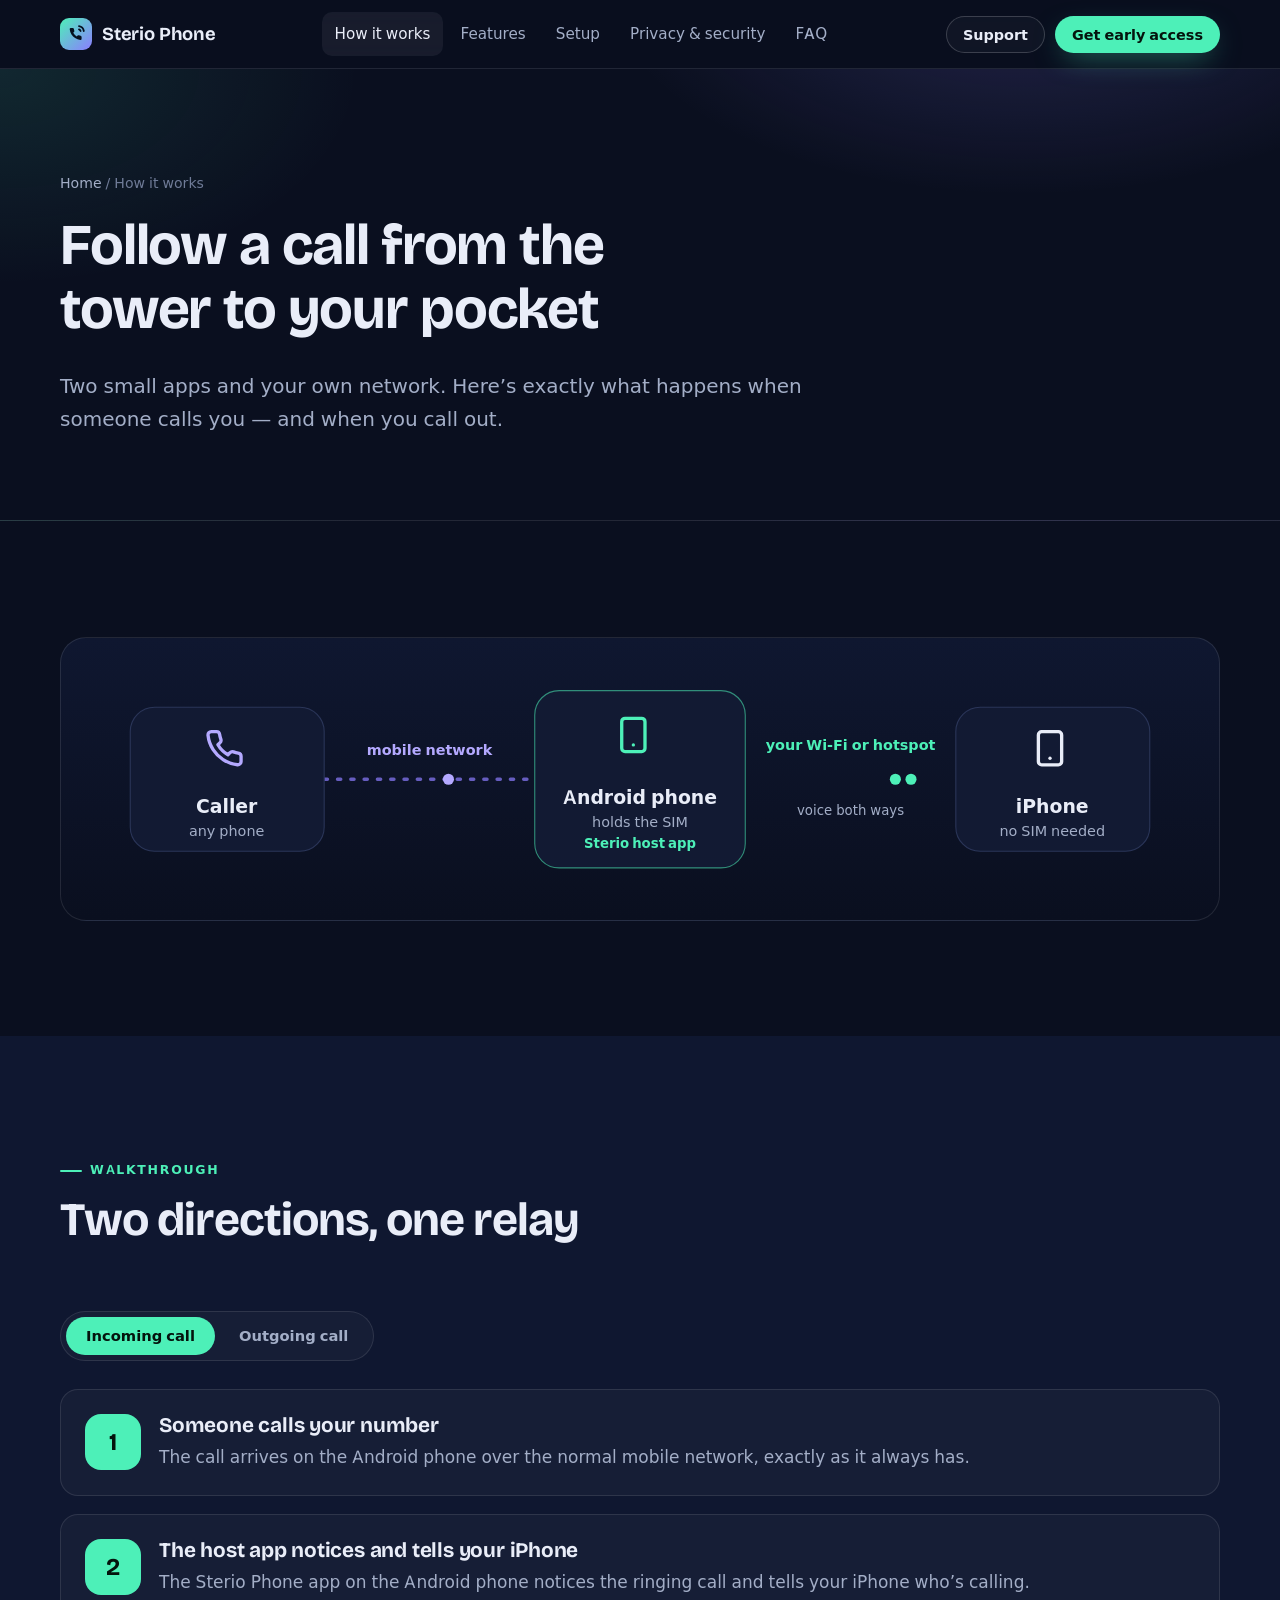
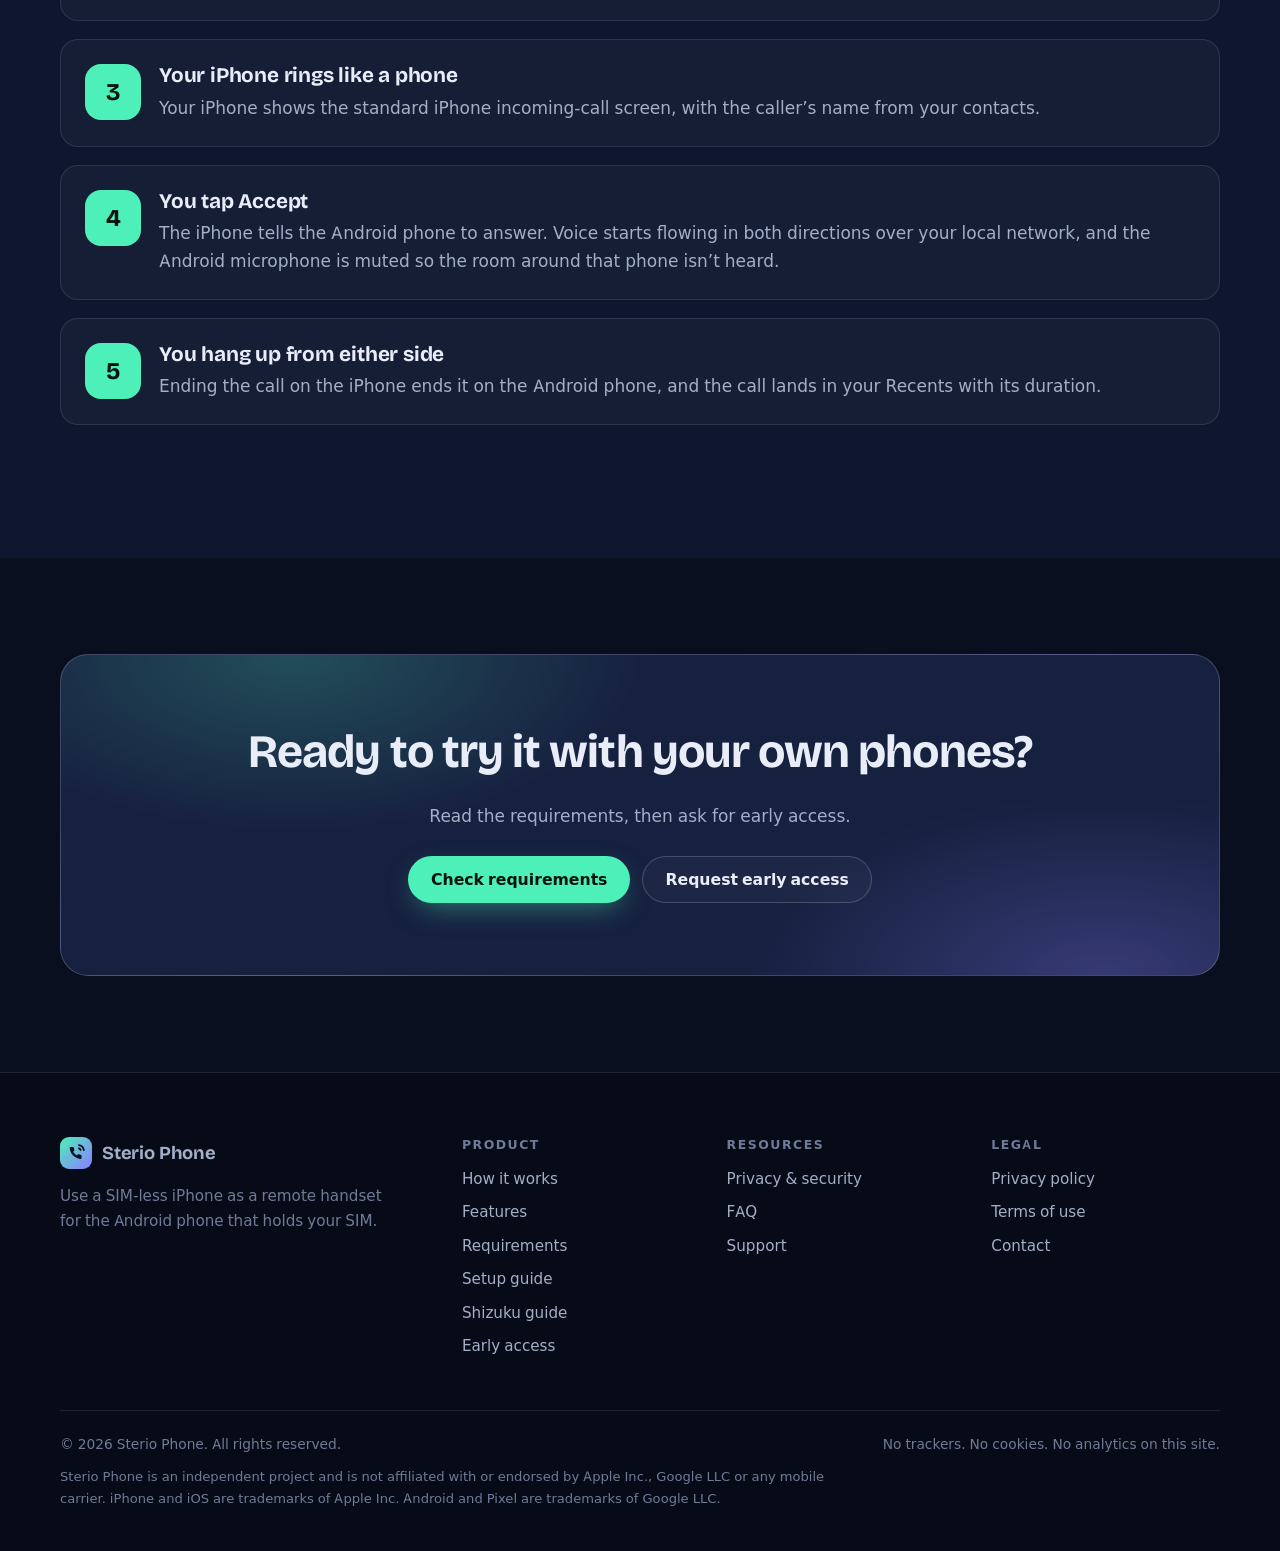
<file: how-it-works.html>
<!doctype html>
<html lang="en">
<head>
<meta charset="utf-8">
<meta name="viewport" content="width=device-width,initial-scale=1">
<title>How it works — Sterio Phone</title>
<meta name="description" content="Follow a call from your SIM to your iPhone: it rings, you answer, and you talk — over your own Wi-Fi or hotspot.">
<meta name="theme-color" content="#0A0F1F">
<link rel="canonical" href="https://ijaz7373.github.io/sterio-phone-website/how-it-works.html">
<link rel="icon" href="assets/favicon.svg" type="image/svg+xml">
<meta property="og:type" content="website"><meta property="og:site_name" content="Sterio Phone">
<meta property="og:title" content="How it works — Sterio Phone"><meta property="og:description" content="Follow a call from your SIM to your iPhone: it rings, you answer, and you talk — over your own Wi-Fi or hotspot."><meta property="og:url" content="https://ijaz7373.github.io/sterio-phone-website/how-it-works.html">
<meta property="og:image" content="https://ijaz7373.github.io/sterio-phone-website/assets/og.png"><meta name="twitter:card" content="summary_large_image">
<link rel="preload" href="assets/fonts/inter-latin.woff2" as="font" type="font/woff2" crossorigin>
<link rel="preload" href="assets/fonts/bricolage-latin.woff2" as="font" type="font/woff2" crossorigin>
<link rel="stylesheet" href="css/styles.css">
<script>document.documentElement.classList.add('js')</script>

</head>
<body>
<a class="skip" href="#main">Skip to content</a>
<header class="site-header"><div class="wrap nav">
<a class="brand" href="index.html" aria-label="Sterio Phone — home"><svg viewBox="0 0 32 32" aria-hidden="true" focusable="false"><defs><linearGradient id="lg" x1="0" y1="0" x2="1" y2="1"><stop offset="0" stop-color="#4DF0B8"/><stop offset="1" stop-color="#8C7DFF"/></linearGradient></defs><rect width="32" height="32" rx="9" fill="url(#lg)"/><path d="M21.6 18.9v1.8a1.2 1.2 0 0 1-1.3 1.2 11.9 11.9 0 0 1-5.2-1.8 11.7 11.7 0 0 1-3.6-3.6 11.9 11.9 0 0 1-1.8-5.2 1.2 1.2 0 0 1 1.2-1.3h1.8a1.2 1.2 0 0 1 1.2 1c.1.6.2 1.1.4 1.7a1.2 1.2 0 0 1-.3 1.3l-.8.8a9.6 9.6 0 0 0 3.6 3.6l.8-.8a1.2 1.2 0 0 1 1.3-.3c.5.2 1.1.3 1.7.4a1.2 1.2 0 0 1 1 1.2z" fill="#06101F"/><path d="M19 8.2a5.8 5.8 0 0 1 4.8 4.8M19 11.4a2.6 2.6 0 0 1 1.6 1.6" fill="none" stroke="#06101F" stroke-width="1.8" stroke-linecap="round"/></svg><span>Sterio Phone</span></a>
<ul class="nav-links" id="nav-links"><li><a href="how-it-works.html" aria-current="page">How it works</a></li><li><a href="features.html">Features</a></li><li><a href="setup.html">Setup</a></li><li><a href="security.html">Privacy &amp; security</a></li><li><a href="faq.html">FAQ</a></li></ul>
<div class="nav-cta"><a class="btn btn-ghost btn-sm" href="support.html">Support</a><a class="btn btn-primary btn-sm" href="download.html">Get early access</a>
<button class="menu-btn" aria-expanded="false" aria-controls="nav-links" aria-label="Open menu"><span></span><span></span><span></span></button></div>
</div></header>
<main id="main">
<section class="page-hero"><div class="wrap">
<div class="crumbs"><a href="index.html">Home</a> / How it works</div>
<h1>Follow a call from the tower to your pocket</h1><p class="lead">Two small apps and your own network. Here’s exactly what happens when someone calls you — and when you call out.</p></div></section>
<section class="sec"><div class="wrap">
<div class="flow reveal"><svg viewBox="0 55 980 190" role="img" aria-labelledby="flowt flowd">
<title id="flowt">How a call travels</title>
<desc id="flowd">A caller reaches the Android phone over the mobile network. The Android phone relays the call over Wi-Fi or its hotspot to the iPhone, where it rings with the normal iPhone call screen. Voice travels both ways.</desc>
<defs>
<linearGradient id="g1" x1="0" x2="1"><stop offset="0" stop-color="#8C7DFF"/><stop offset="1" stop-color="#4DF0B8"/></linearGradient>
<path id="p1" d="M205 150 H395"/><path id="p2" d="M585 150 H775"/>
</defs>
<g fill="none" stroke-linecap="round">
<path d="M205 150 H395" stroke="#8C7DFF" stroke-width="3" stroke-dasharray="3 9" opacity=".7"/>
<path d="M585 150 H775" stroke="url(#g1)" stroke-width="4"/>
</g>
<!-- caller -->
<g><rect x="30" y="85" width="175" height="130" rx="22" fill="#121A33" stroke="#2A3558"/>
<g transform="translate(97 104) scale(1.5)" fill="none" stroke="#B4A9FF" stroke-width="2" stroke-linecap="round" stroke-linejoin="round"><path d="M22 16.92v3a2 2 0 0 1-2.18 2 19.79 19.79 0 0 1-8.63-3.07 19.5 19.5 0 0 1-6-6 19.79 19.79 0 0 1-3.07-8.67A2 2 0 0 1 4.11 2h3a2 2 0 0 1 2 1.72 12.84 12.84 0 0 0 .7 2.81 2 2 0 0 1-.45 2.11L8.09 9.91a16 16 0 0 0 6 6l1.27-1.27a2 2 0 0 1 2.11-.45 12.84 12.84 0 0 0 2.81.7A2 2 0 0 1 22 16.92z"/></g>
<text x="117" y="180" text-anchor="middle" fill="#E9EDF8" font-size="17" font-weight="600">Caller</text>
<text x="117" y="201" text-anchor="middle" fill="#A3AEC7" font-size="13">any phone</text></g>
<!-- android -->
<g><rect x="395" y="70" width="190" height="160" rx="22" fill="#121A33" stroke="#4DF0B8" stroke-opacity=".55"/>
<g transform="translate(466 92) scale(1.5)" fill="none" stroke="#4DF0B8" stroke-width="2" stroke-linecap="round" stroke-linejoin="round"><rect x="5" y="2" width="14" height="20" rx="2"/><path d="M12 18h.01"/></g>
<text x="490" y="172" text-anchor="middle" fill="#E9EDF8" font-size="17" font-weight="600">Android phone</text>
<text x="490" y="193" text-anchor="middle" fill="#A3AEC7" font-size="13">holds the SIM</text>
<text x="490" y="212" text-anchor="middle" fill="#4DF0B8" font-size="12" font-weight="600">Sterio host app</text></g>
<!-- iphone -->
<g><rect x="775" y="85" width="175" height="130" rx="22" fill="#121A33" stroke="#2A3558"/>
<g transform="translate(842 104) scale(1.5)" fill="none" stroke="#E9EDF8" stroke-width="2" stroke-linecap="round" stroke-linejoin="round"><rect x="5" y="2" width="14" height="20" rx="2"/><path d="M12 18h.01"/></g>
<text x="862" y="180" text-anchor="middle" fill="#E9EDF8" font-size="17" font-weight="600">iPhone</text>
<text x="862" y="201" text-anchor="middle" fill="#A3AEC7" font-size="13">no SIM needed</text></g>
<!-- labels -->
<text x="300" y="128" text-anchor="middle" fill="#B4A9FF" font-size="13" font-weight="600">mobile network</text>
<text x="680" y="124" text-anchor="middle" fill="#4DF0B8" font-size="13" font-weight="600">your Wi-Fi or hotspot</text>
<text x="680" y="182" text-anchor="middle" fill="#A3AEC7" font-size="12">voice both ways</text>
<!-- packets -->
<g fill="#B4A9FF"><circle r="5"><animateMotion dur="2.4s" repeatCount="indefinite"><mpath href="#p1"/></animateMotion></circle></g>
<g fill="#4DF0B8"><circle r="5"><animateMotion dur="1.8s" repeatCount="indefinite"><mpath href="#p2"/></animateMotion></circle>
<circle r="5"><animateMotion dur="1.8s" begin="-.9s" repeatCount="indefinite" keyPoints="1;0" keyTimes="0;1" calcMode="linear"><mpath href="#p2"/></animateMotion></circle></g>
</svg></div>
</div></section>

<section class="sec alt"><div class="wrap">
<div class="sec-head reveal"><span class="eyebrow">Walkthrough</span><h2>Two directions, one relay</h2></div>
<div data-tabs class="reveal">
<div class="tabs" role="tablist" aria-label="Call direction">
<button class="tab" role="tab" id="t-in" aria-selected="true" aria-controls="p-in">Incoming call</button>
<button class="tab" role="tab" id="t-out" aria-selected="false" tabindex="-1" aria-controls="p-out">Outgoing call</button></div>
<div class="tabpanel" role="tabpanel" id="p-in" aria-labelledby="t-in">
<ol class="steps">
<li><div><h3>Someone calls your number</h3><p>The call arrives on the Android phone over the normal mobile network, exactly as it always has.</p></div></li>
<li><div><h3>The host app notices and tells your iPhone</h3><p>The Sterio Phone app on the Android phone notices the ringing call and tells your iPhone who’s calling.</p></div></li>
<li><div><h3>Your iPhone rings like a phone</h3><p>Your iPhone shows the standard iPhone incoming-call screen, with the caller’s name from your contacts.</p></div></li>
<li><div><h3>You tap Accept</h3><p>The iPhone tells the Android phone to answer. Voice starts flowing in both directions over your local network, and the Android microphone is muted so the room around that phone isn’t heard.</p></div></li>
<li><div><h3>You hang up from either side</h3><p>Ending the call on the iPhone ends it on the Android phone, and the call lands in your Recents with its duration.</p></div></li></ol></div>
<div class="tabpanel" role="tabpanel" id="p-out" aria-labelledby="t-out" hidden>
<ol class="steps">
<li><div><h3>Pick a number on the iPhone</h3><p>Use the keypad, a contact, a favorite or a recent call.</p></div></li>
<li><div><h3>The iPhone asks the Android phone to dial</h3><p>The request goes over the local link. The Android phone places the call with its SIM, using your carrier plan.</p></div></li>
<li><div><h3>The bridge starts while it rings</h3><p>You hear the ringing as the call connects.</p></div></li>
<li><div><h3>Talk, then end it</h3><p>Either phone can hang up. Emergency numbers are refused by design and must be dialed from a phone with its own SIM.</p></div></li></ol></div>
</div></div></section>

<section class="cta"><div class="wrap"><div class="cta-box reveal">
<h2>Ready to try it with your own phones?</h2><p>Read the requirements, then ask for early access.</p>
<div class="hero-actions"><a class="btn btn-primary" href="requirements.html">Check requirements</a><a class="btn btn-ghost" href="download.html">Request early access</a></div>
</div></div></section>

</main>
<footer class="site-footer"><div class="wrap">
<div class="foot-grid">
<div><a class="brand" href="index.html"><svg viewBox="0 0 32 32" aria-hidden="true" focusable="false"><defs><linearGradient id="lg" x1="0" y1="0" x2="1" y2="1"><stop offset="0" stop-color="#4DF0B8"/><stop offset="1" stop-color="#8C7DFF"/></linearGradient></defs><rect width="32" height="32" rx="9" fill="url(#lg)"/><path d="M21.6 18.9v1.8a1.2 1.2 0 0 1-1.3 1.2 11.9 11.9 0 0 1-5.2-1.8 11.7 11.7 0 0 1-3.6-3.6 11.9 11.9 0 0 1-1.8-5.2 1.2 1.2 0 0 1 1.2-1.3h1.8a1.2 1.2 0 0 1 1.2 1c.1.6.2 1.1.4 1.7a1.2 1.2 0 0 1-.3 1.3l-.8.8a9.6 9.6 0 0 0 3.6 3.6l.8-.8a1.2 1.2 0 0 1 1.3-.3c.5.2 1.1.3 1.7.4a1.2 1.2 0 0 1 1 1.2z" fill="#06101F"/><path d="M19 8.2a5.8 5.8 0 0 1 4.8 4.8M19 11.4a2.6 2.6 0 0 1 1.6 1.6" fill="none" stroke="#06101F" stroke-width="1.8" stroke-linecap="round"/></svg><span>Sterio Phone</span></a>
<p class="blurb">Use a SIM-less iPhone as a remote handset for the Android phone that holds your SIM.</p></div>
<div><h4>Product</h4><ul><li><a href="how-it-works.html">How it works</a></li><li><a href="features.html">Features</a></li><li><a href="requirements.html">Requirements</a></li><li><a href="setup.html">Setup guide</a></li><li><a href="shizuku.html">Shizuku guide</a></li><li><a href="download.html">Early access</a></li></ul></div>
<div><h4>Resources</h4><ul><li><a href="security.html">Privacy &amp; security</a></li><li><a href="faq.html">FAQ</a></li><li><a href="support.html">Support</a></li></ul></div>
<div><h4>Legal</h4><ul><li><a href="privacy.html">Privacy policy</a></li><li><a href="terms.html">Terms of use</a></li><li><a href="mailto:ijazkhan73786@gmail.com">Contact</a></li></ul></div>
</div>
<div class="foot-bottom"><span>© <span id="year">2026</span> Sterio Phone. All rights reserved.</span><span>No trackers. No cookies. No analytics on this site.</span></div>
<p class="disclaimer">Sterio Phone is an independent project and is not affiliated with or endorsed by Apple Inc., Google LLC or any mobile carrier. iPhone and iOS are trademarks of Apple Inc. Android and Pixel are trademarks of Google LLC.</p>
</div></footer>
<script src="js/main.js" defer></script>
</body>
</html>
</file>
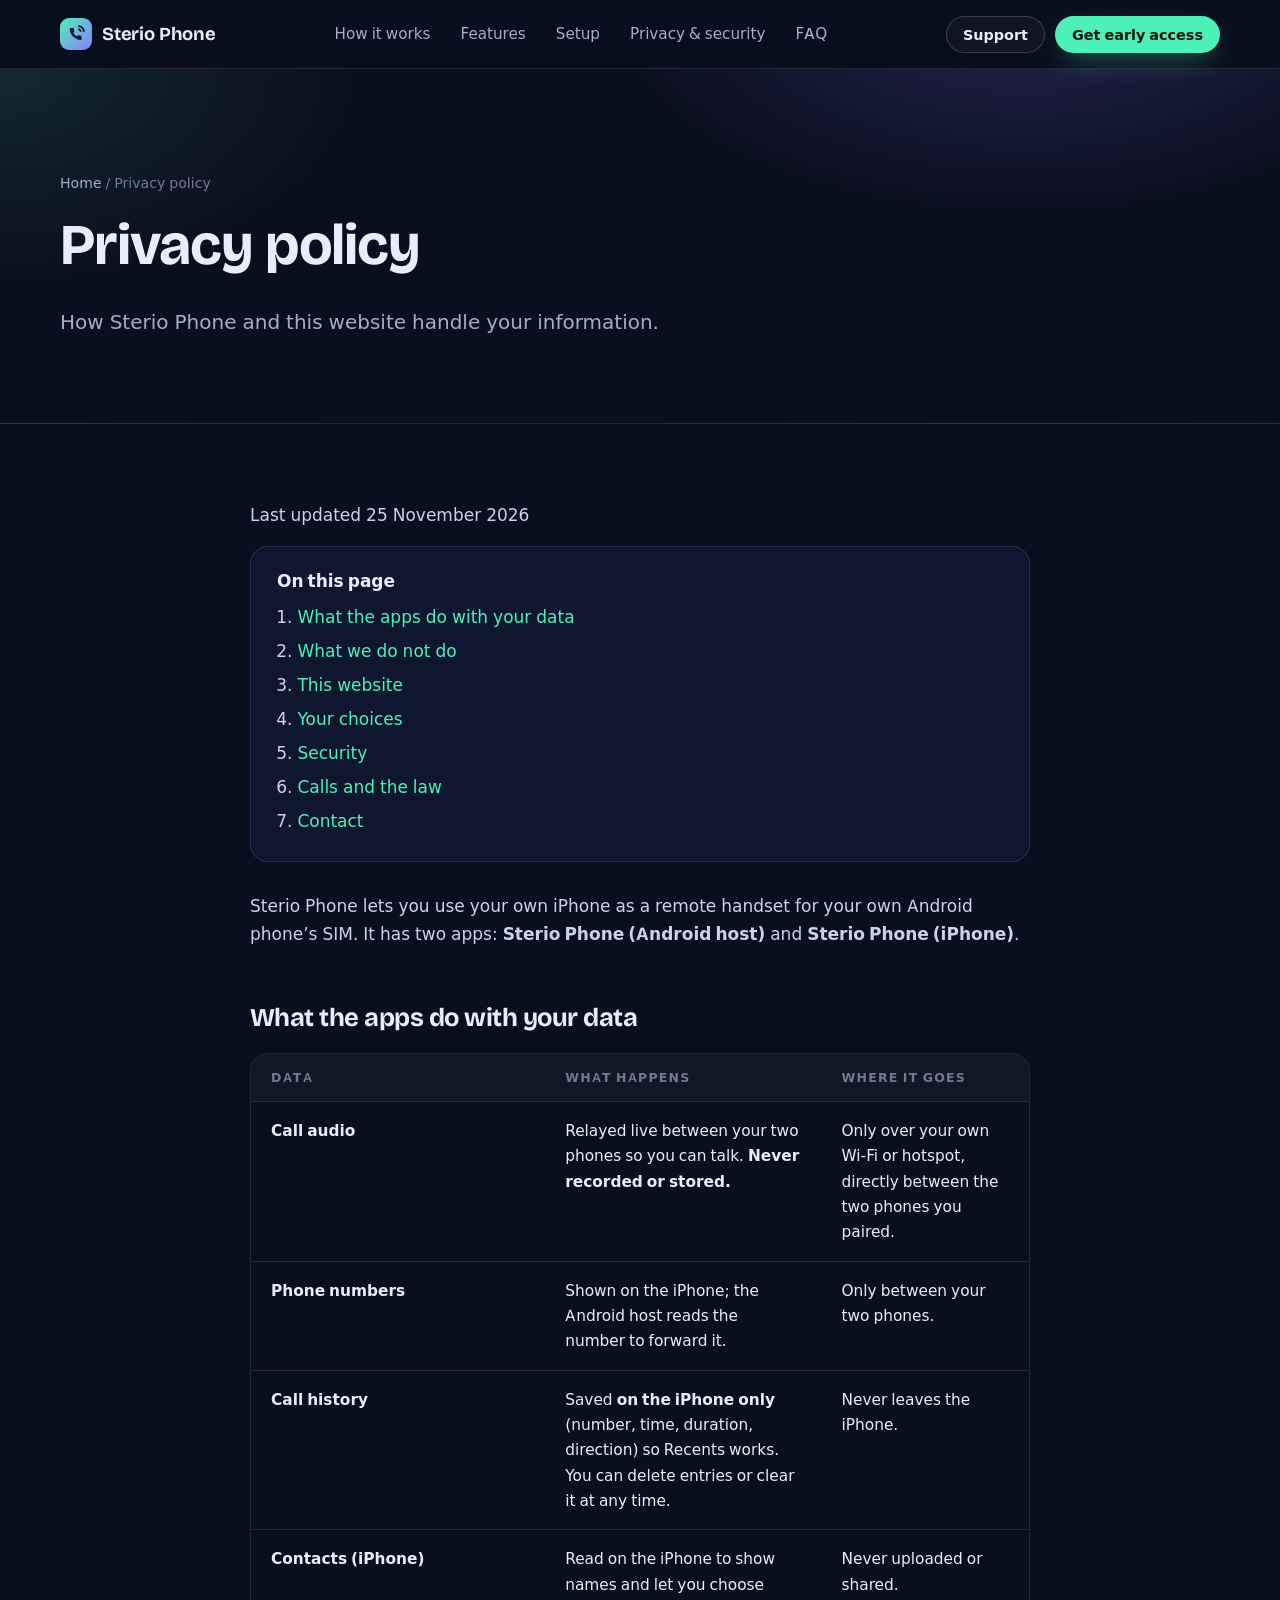
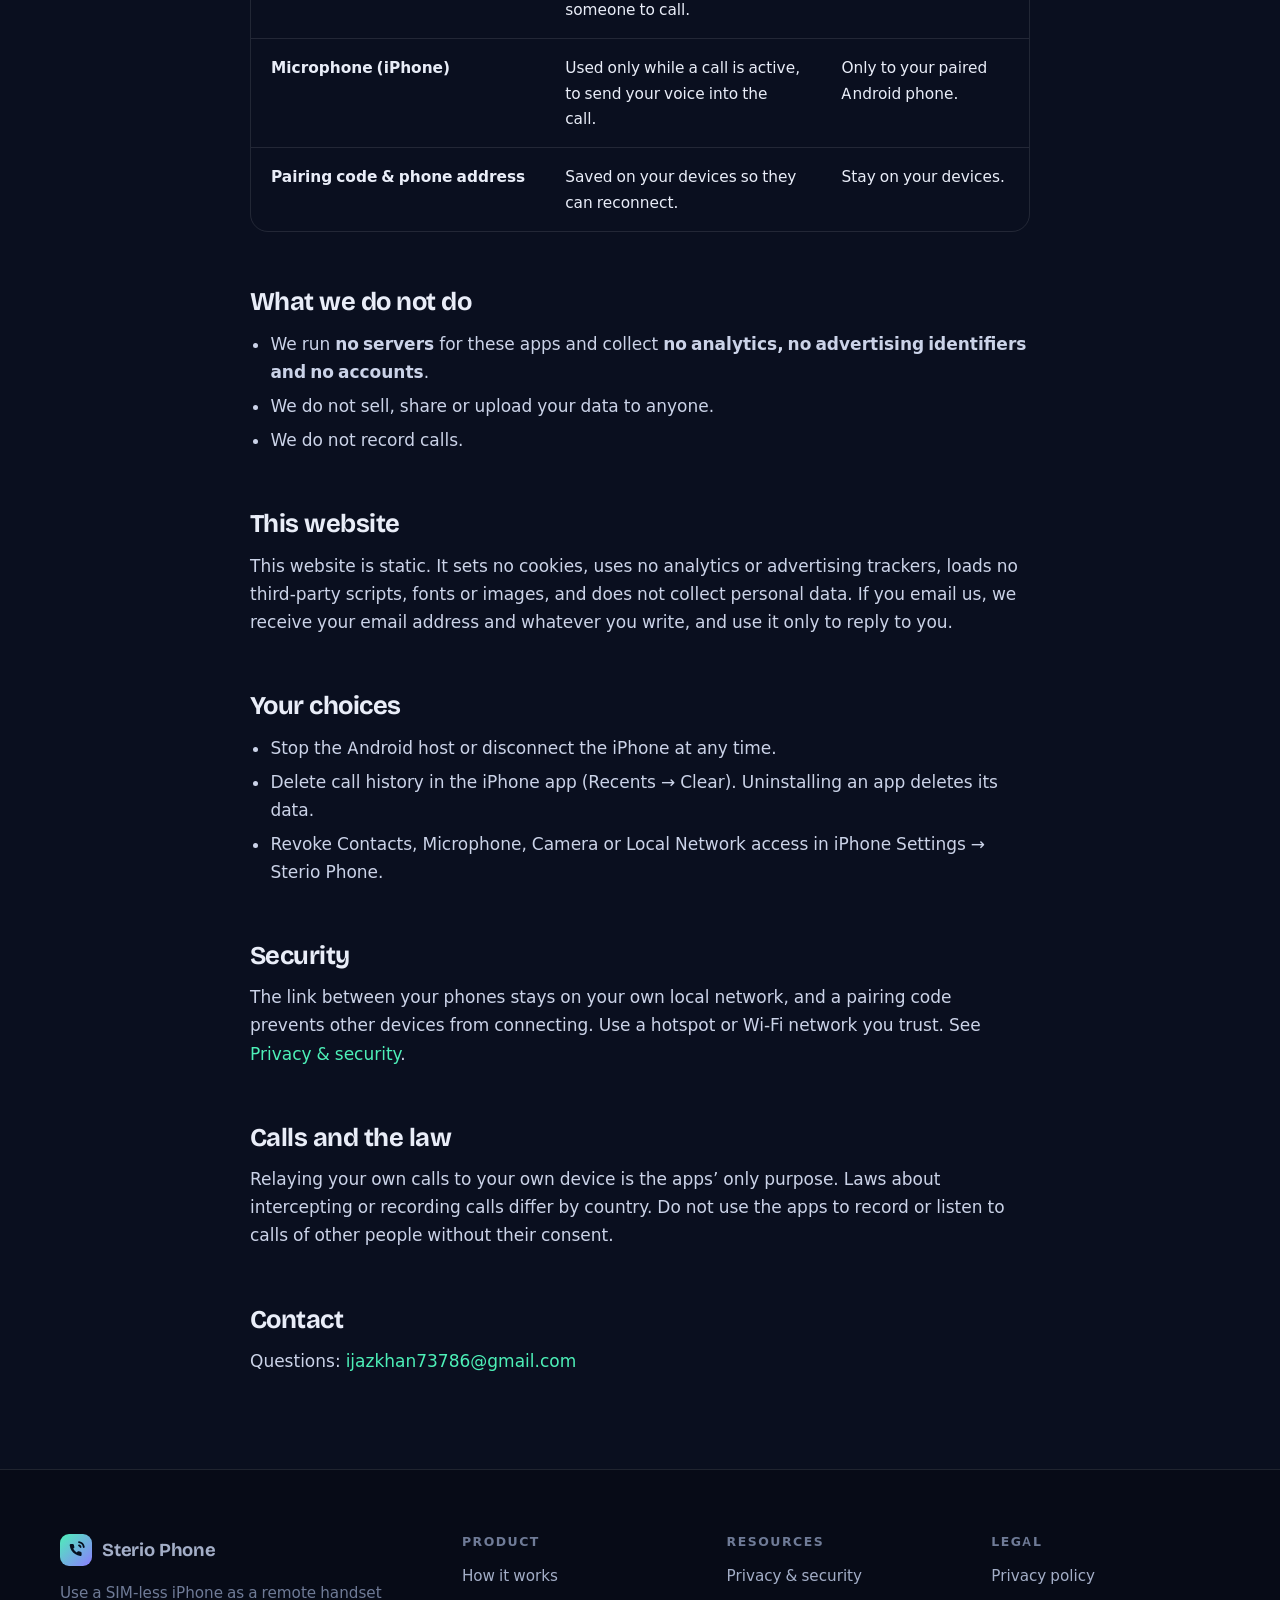
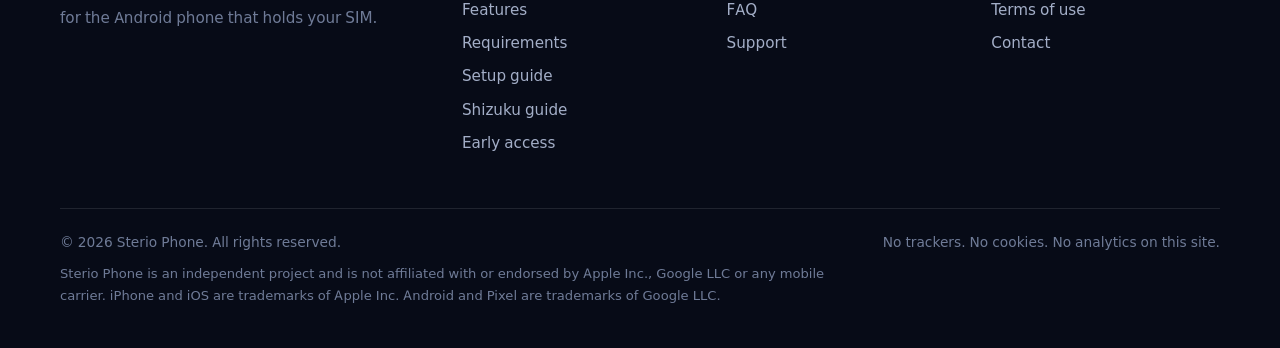
<file: privacy.html>
<!doctype html>
<html lang="en">
<head>
<meta charset="utf-8">
<meta name="viewport" content="width=device-width,initial-scale=1">
<title>Privacy policy — Sterio Phone</title>
<meta name="description" content="Sterio Phone privacy policy: no servers, no analytics, no accounts, calls never recorded. What the apps and this website do with data.">
<meta name="theme-color" content="#0A0F1F">
<link rel="canonical" href="https://ijaz7373.github.io/sterio-phone-website/privacy.html">
<link rel="icon" href="assets/favicon.svg" type="image/svg+xml">
<meta property="og:type" content="website"><meta property="og:site_name" content="Sterio Phone">
<meta property="og:title" content="Privacy policy — Sterio Phone"><meta property="og:description" content="Sterio Phone privacy policy: no servers, no analytics, no accounts, calls never recorded. What the apps and this website do with data."><meta property="og:url" content="https://ijaz7373.github.io/sterio-phone-website/privacy.html">
<meta property="og:image" content="https://ijaz7373.github.io/sterio-phone-website/assets/og.png"><meta name="twitter:card" content="summary_large_image">
<link rel="preload" href="assets/fonts/inter-latin.woff2" as="font" type="font/woff2" crossorigin>
<link rel="preload" href="assets/fonts/bricolage-latin.woff2" as="font" type="font/woff2" crossorigin>
<link rel="stylesheet" href="css/styles.css">
<script>document.documentElement.classList.add('js')</script>

</head>
<body>
<a class="skip" href="#main">Skip to content</a>
<header class="site-header"><div class="wrap nav">
<a class="brand" href="index.html" aria-label="Sterio Phone — home"><svg viewBox="0 0 32 32" aria-hidden="true" focusable="false"><defs><linearGradient id="lg" x1="0" y1="0" x2="1" y2="1"><stop offset="0" stop-color="#4DF0B8"/><stop offset="1" stop-color="#8C7DFF"/></linearGradient></defs><rect width="32" height="32" rx="9" fill="url(#lg)"/><path d="M21.6 18.9v1.8a1.2 1.2 0 0 1-1.3 1.2 11.9 11.9 0 0 1-5.2-1.8 11.7 11.7 0 0 1-3.6-3.6 11.9 11.9 0 0 1-1.8-5.2 1.2 1.2 0 0 1 1.2-1.3h1.8a1.2 1.2 0 0 1 1.2 1c.1.6.2 1.1.4 1.7a1.2 1.2 0 0 1-.3 1.3l-.8.8a9.6 9.6 0 0 0 3.6 3.6l.8-.8a1.2 1.2 0 0 1 1.3-.3c.5.2 1.1.3 1.7.4a1.2 1.2 0 0 1 1 1.2z" fill="#06101F"/><path d="M19 8.2a5.8 5.8 0 0 1 4.8 4.8M19 11.4a2.6 2.6 0 0 1 1.6 1.6" fill="none" stroke="#06101F" stroke-width="1.8" stroke-linecap="round"/></svg><span>Sterio Phone</span></a>
<ul class="nav-links" id="nav-links"><li><a href="how-it-works.html">How it works</a></li><li><a href="features.html">Features</a></li><li><a href="setup.html">Setup</a></li><li><a href="security.html">Privacy &amp; security</a></li><li><a href="faq.html">FAQ</a></li></ul>
<div class="nav-cta"><a class="btn btn-ghost btn-sm" href="support.html">Support</a><a class="btn btn-primary btn-sm" href="download.html">Get early access</a>
<button class="menu-btn" aria-expanded="false" aria-controls="nav-links" aria-label="Open menu"><span></span><span></span><span></span></button></div>
</div></header>
<main id="main">
<section class="page-hero"><div class="wrap">
<div class="crumbs"><a href="index.html">Home</a> / Privacy policy</div>
<h1>Privacy policy</h1><p class="lead">How Sterio Phone and this website handle your information.</p></div></section>
<section class="prose"><div class="narrow">
<p class="muted">Last updated 25 November 2026</p>
<div class="toc"><strong>On this page</strong><ol>
<li><a href="#apps">What the apps do with your data</a></li><li><a href="#not">What we do not do</a></li><li><a href="#site">This website</a></li><li><a href="#choices">Your choices</a></li><li><a href="#security">Security</a></li><li><a href="#law">Calls and the law</a></li><li><a href="#contact">Contact</a></li></ol></div>
<p>Sterio Phone lets you use your own iPhone as a remote handset for your own Android phone’s SIM. It has two apps: <strong>Sterio Phone (Android host)</strong> and <strong>Sterio Phone (iPhone)</strong>.</p>
<h2 id="apps">What the apps do with your data</h2>
<div class="table-wrap"><table><thead><tr><th>Data</th><th>What happens</th><th>Where it goes</th></tr></thead><tbody>
<tr><td>Call audio</td><td>Relayed live between your two phones so you can talk. <strong>Never recorded or stored.</strong></td><td>Only over your own Wi-Fi or hotspot, directly between the two phones you paired.</td></tr>
<tr><td>Phone numbers</td><td>Shown on the iPhone; the Android host reads the number to forward it.</td><td>Only between your two phones.</td></tr>
<tr><td>Call history</td><td>Saved <strong>on the iPhone only</strong> (number, time, duration, direction) so Recents works. You can delete entries or clear it at any time.</td><td>Never leaves the iPhone.</td></tr>
<tr><td>Contacts (iPhone)</td><td>Read on the iPhone to show names and let you choose someone to call.</td><td>Never uploaded or shared.</td></tr>
<tr><td>Microphone (iPhone)</td><td>Used only while a call is active, to send your voice into the call.</td><td>Only to your paired Android phone.</td></tr>
<tr><td>Pairing code &amp; phone address</td><td>Saved on your devices so they can reconnect.</td><td>Stay on your devices.</td></tr>
</tbody></table></div>
<h2 id="not">What we do not do</h2>
<ul><li>We run <strong>no servers</strong> for these apps and collect <strong>no analytics, no advertising identifiers and no accounts</strong>.</li><li>We do not sell, share or upload your data to anyone.</li><li>We do not record calls.</li></ul>
<h2 id="site">This website</h2>
<p>This website is static. It sets no cookies, uses no analytics or advertising trackers, loads no third-party scripts, fonts or images, and does not collect personal data. If you email us, we receive your email address and whatever you write, and use it only to reply to you.</p>
<h2 id="choices">Your choices</h2>
<ul><li>Stop the Android host or disconnect the iPhone at any time.</li><li>Delete call history in the iPhone app (Recents → Clear). Uninstalling an app deletes its data.</li><li>Revoke Contacts, Microphone, Camera or Local Network access in iPhone Settings → Sterio Phone.</li></ul>
<h2 id="security">Security</h2>
<p>The link between your phones stays on your own local network, and a pairing code prevents other devices from connecting. Use a hotspot or Wi-Fi network you trust. See <a href="security.html">Privacy &amp; security</a>.</p>
<h2 id="law">Calls and the law</h2>
<p>Relaying your own calls to your own device is the apps’ only purpose. Laws about intercepting or recording calls differ by country. Do not use the apps to record or listen to calls of other people without their consent.</p>
<h2 id="contact">Contact</h2>
<p>Questions: <a href="mailto:ijazkhan73786@gmail.com">ijazkhan73786@gmail.com</a></p>
</div></section>

</main>
<footer class="site-footer"><div class="wrap">
<div class="foot-grid">
<div><a class="brand" href="index.html"><svg viewBox="0 0 32 32" aria-hidden="true" focusable="false"><defs><linearGradient id="lg" x1="0" y1="0" x2="1" y2="1"><stop offset="0" stop-color="#4DF0B8"/><stop offset="1" stop-color="#8C7DFF"/></linearGradient></defs><rect width="32" height="32" rx="9" fill="url(#lg)"/><path d="M21.6 18.9v1.8a1.2 1.2 0 0 1-1.3 1.2 11.9 11.9 0 0 1-5.2-1.8 11.7 11.7 0 0 1-3.6-3.6 11.9 11.9 0 0 1-1.8-5.2 1.2 1.2 0 0 1 1.2-1.3h1.8a1.2 1.2 0 0 1 1.2 1c.1.6.2 1.1.4 1.7a1.2 1.2 0 0 1-.3 1.3l-.8.8a9.6 9.6 0 0 0 3.6 3.6l.8-.8a1.2 1.2 0 0 1 1.3-.3c.5.2 1.1.3 1.7.4a1.2 1.2 0 0 1 1 1.2z" fill="#06101F"/><path d="M19 8.2a5.8 5.8 0 0 1 4.8 4.8M19 11.4a2.6 2.6 0 0 1 1.6 1.6" fill="none" stroke="#06101F" stroke-width="1.8" stroke-linecap="round"/></svg><span>Sterio Phone</span></a>
<p class="blurb">Use a SIM-less iPhone as a remote handset for the Android phone that holds your SIM.</p></div>
<div><h4>Product</h4><ul><li><a href="how-it-works.html">How it works</a></li><li><a href="features.html">Features</a></li><li><a href="requirements.html">Requirements</a></li><li><a href="setup.html">Setup guide</a></li><li><a href="shizuku.html">Shizuku guide</a></li><li><a href="download.html">Early access</a></li></ul></div>
<div><h4>Resources</h4><ul><li><a href="security.html">Privacy &amp; security</a></li><li><a href="faq.html">FAQ</a></li><li><a href="support.html">Support</a></li></ul></div>
<div><h4>Legal</h4><ul><li><a href="privacy.html">Privacy policy</a></li><li><a href="terms.html">Terms of use</a></li><li><a href="mailto:ijazkhan73786@gmail.com">Contact</a></li></ul></div>
</div>
<div class="foot-bottom"><span>© <span id="year">2026</span> Sterio Phone. All rights reserved.</span><span>No trackers. No cookies. No analytics on this site.</span></div>
<p class="disclaimer">Sterio Phone is an independent project and is not affiliated with or endorsed by Apple Inc., Google LLC or any mobile carrier. iPhone and iOS are trademarks of Apple Inc. Android and Pixel are trademarks of Google LLC.</p>
</div></footer>
<script src="js/main.js" defer></script>
</body>
</html>
</file>
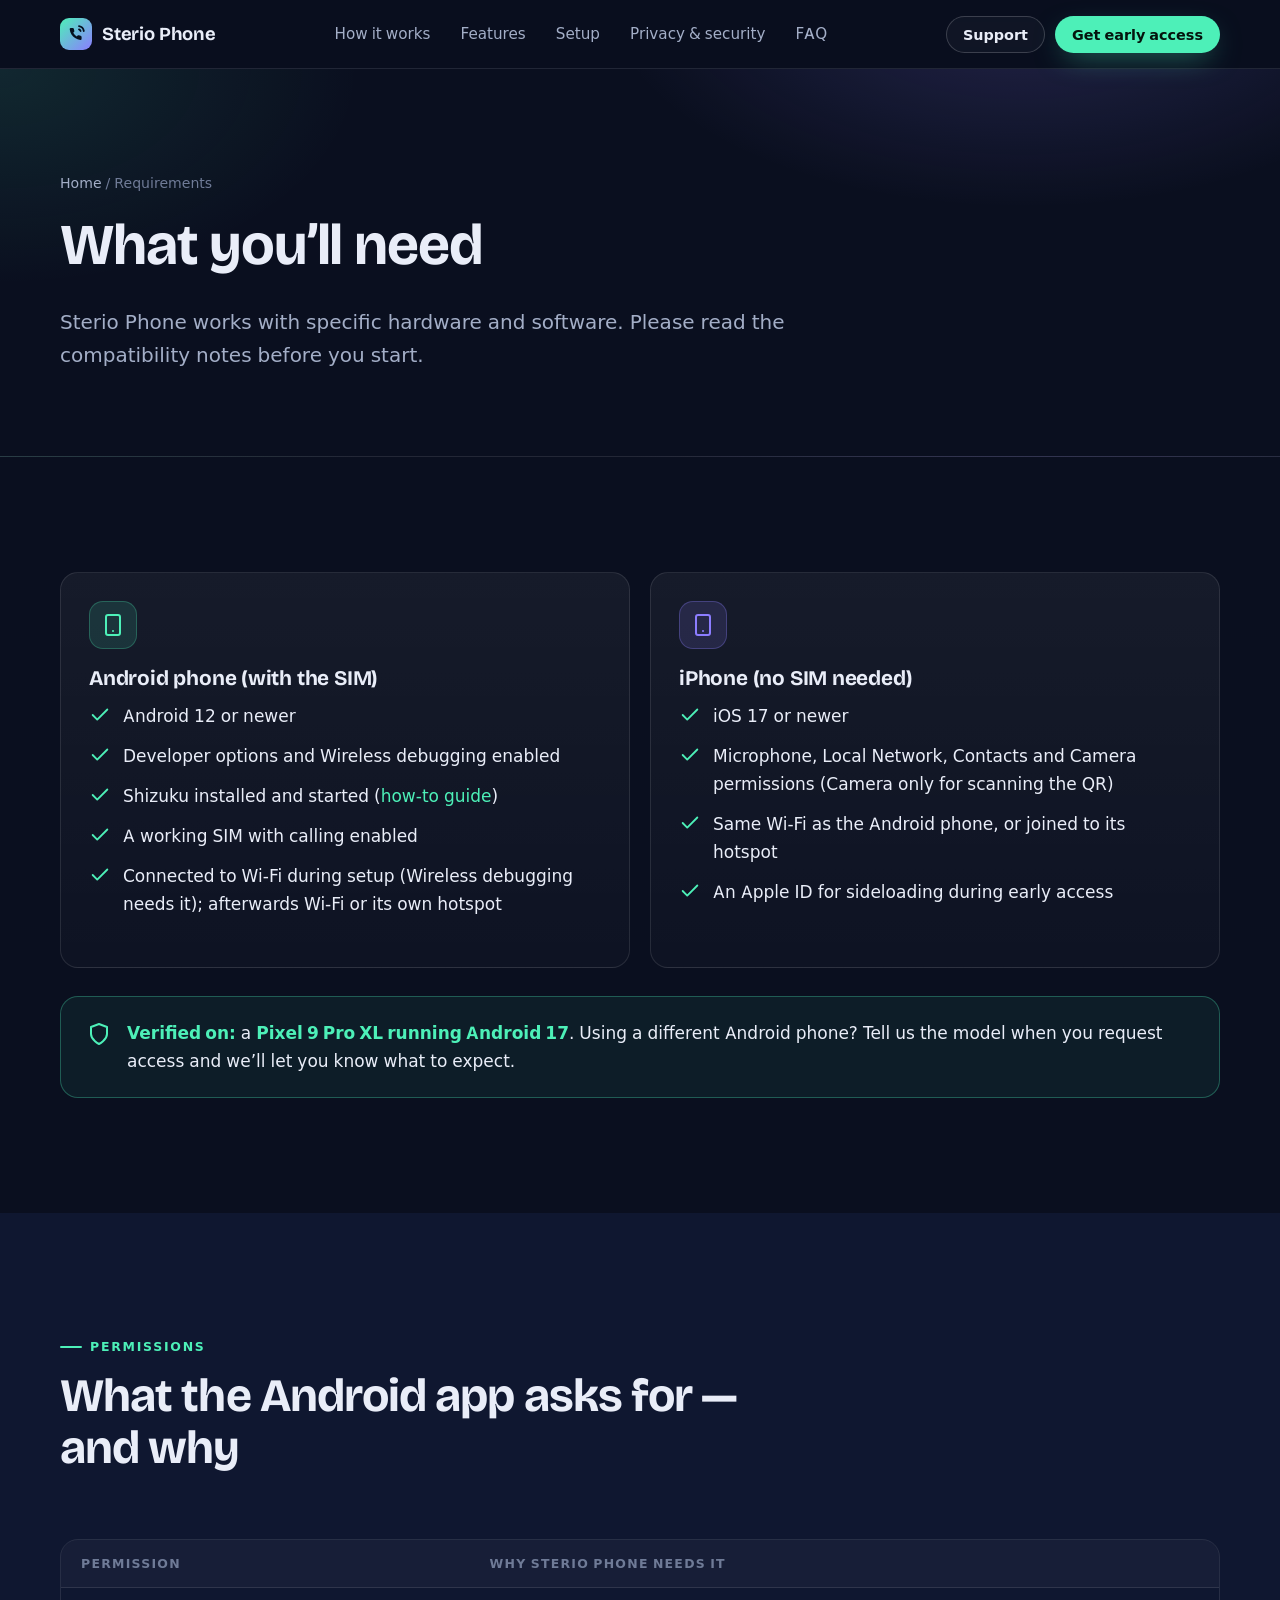
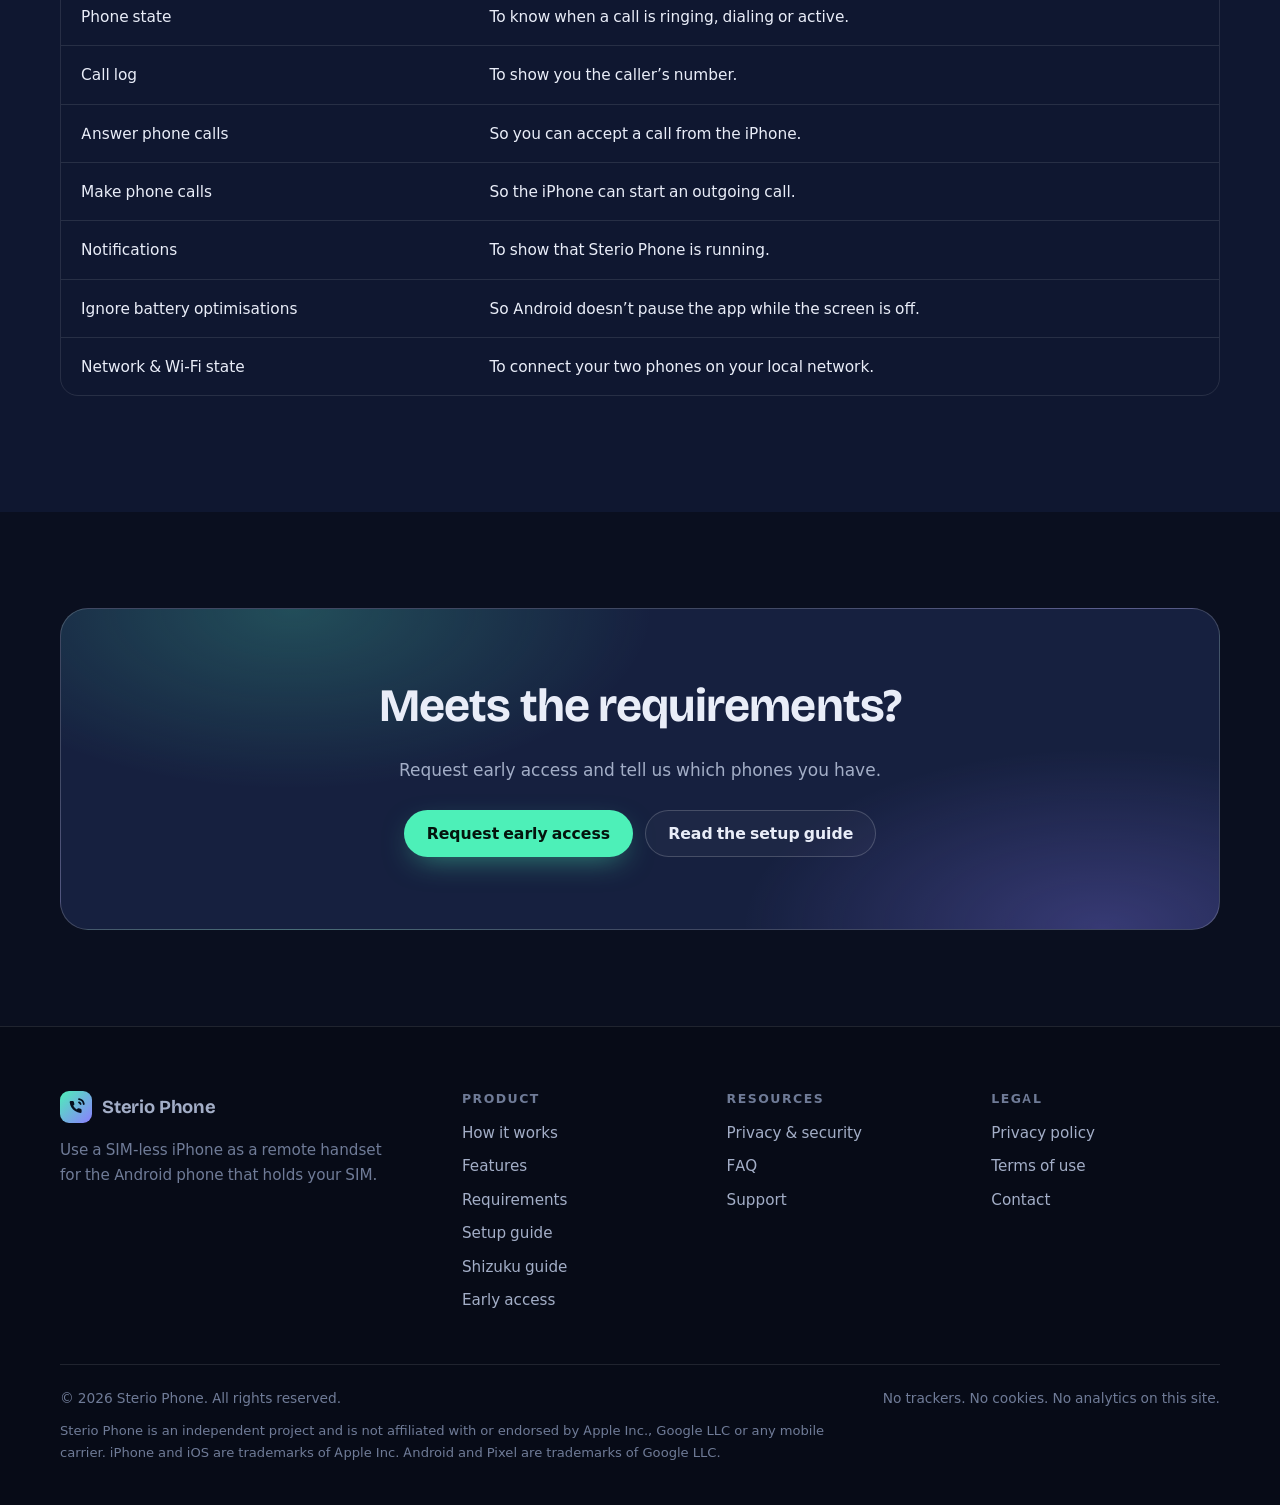
<file: requirements.html>
<!doctype html>
<html lang="en">
<head>
<meta charset="utf-8">
<meta name="viewport" content="width=device-width,initial-scale=1">
<title>Requirements &amp; compatibility — Sterio Phone</title>
<meta name="description" content="What you need to run Sterio Phone: Android 12+, iOS 17+, Shizuku, and the same Wi-Fi or hotspot. Current compatibility and permissions.">
<meta name="theme-color" content="#0A0F1F">
<link rel="canonical" href="https://ijaz7373.github.io/sterio-phone-website/requirements.html">
<link rel="icon" href="assets/favicon.svg" type="image/svg+xml">
<meta property="og:type" content="website"><meta property="og:site_name" content="Sterio Phone">
<meta property="og:title" content="Requirements &amp; compatibility — Sterio Phone"><meta property="og:description" content="What you need to run Sterio Phone: Android 12+, iOS 17+, Shizuku, and the same Wi-Fi or hotspot. Current compatibility and permissions."><meta property="og:url" content="https://ijaz7373.github.io/sterio-phone-website/requirements.html">
<meta property="og:image" content="https://ijaz7373.github.io/sterio-phone-website/assets/og.png"><meta name="twitter:card" content="summary_large_image">
<link rel="preload" href="assets/fonts/inter-latin.woff2" as="font" type="font/woff2" crossorigin>
<link rel="preload" href="assets/fonts/bricolage-latin.woff2" as="font" type="font/woff2" crossorigin>
<link rel="stylesheet" href="css/styles.css">
<script>document.documentElement.classList.add('js')</script>

</head>
<body>
<a class="skip" href="#main">Skip to content</a>
<header class="site-header"><div class="wrap nav">
<a class="brand" href="index.html" aria-label="Sterio Phone — home"><svg viewBox="0 0 32 32" aria-hidden="true" focusable="false"><defs><linearGradient id="lg" x1="0" y1="0" x2="1" y2="1"><stop offset="0" stop-color="#4DF0B8"/><stop offset="1" stop-color="#8C7DFF"/></linearGradient></defs><rect width="32" height="32" rx="9" fill="url(#lg)"/><path d="M21.6 18.9v1.8a1.2 1.2 0 0 1-1.3 1.2 11.9 11.9 0 0 1-5.2-1.8 11.7 11.7 0 0 1-3.6-3.6 11.9 11.9 0 0 1-1.8-5.2 1.2 1.2 0 0 1 1.2-1.3h1.8a1.2 1.2 0 0 1 1.2 1c.1.6.2 1.1.4 1.7a1.2 1.2 0 0 1-.3 1.3l-.8.8a9.6 9.6 0 0 0 3.6 3.6l.8-.8a1.2 1.2 0 0 1 1.3-.3c.5.2 1.1.3 1.7.4a1.2 1.2 0 0 1 1 1.2z" fill="#06101F"/><path d="M19 8.2a5.8 5.8 0 0 1 4.8 4.8M19 11.4a2.6 2.6 0 0 1 1.6 1.6" fill="none" stroke="#06101F" stroke-width="1.8" stroke-linecap="round"/></svg><span>Sterio Phone</span></a>
<ul class="nav-links" id="nav-links"><li><a href="how-it-works.html">How it works</a></li><li><a href="features.html">Features</a></li><li><a href="setup.html">Setup</a></li><li><a href="security.html">Privacy &amp; security</a></li><li><a href="faq.html">FAQ</a></li></ul>
<div class="nav-cta"><a class="btn btn-ghost btn-sm" href="support.html">Support</a><a class="btn btn-primary btn-sm" href="download.html">Get early access</a>
<button class="menu-btn" aria-expanded="false" aria-controls="nav-links" aria-label="Open menu"><span></span><span></span><span></span></button></div>
</div></header>
<main id="main">
<section class="page-hero"><div class="wrap">
<div class="crumbs"><a href="index.html">Home</a> / Requirements</div>
<h1>What you’ll need</h1><p class="lead">Sterio Phone works with specific hardware and software. Please read the compatibility notes before you start.</p></div></section>
<section class="sec"><div class="wrap">
<div class="grid g2">
<div class="card reveal"><div class="icon"><svg viewBox="0 0 24 24" fill="none" stroke="currentColor" stroke-width="2" stroke-linecap="round" stroke-linejoin="round" aria-hidden="true" focusable="false"><rect x="5" y="2" width="14" height="20" rx="2"/><path d="M12 18h.01"/></svg></div><h3>Android phone (with the SIM)</h3>
<ul class="checklist "><li><svg viewBox="0 0 24 24" fill="none" stroke="currentColor" stroke-width="2" stroke-linecap="round" stroke-linejoin="round" aria-hidden="true" focusable="false"><path d="M20 6L9 17l-5-5"/></svg><span>Android 12 or newer</span></li><li><svg viewBox="0 0 24 24" fill="none" stroke="currentColor" stroke-width="2" stroke-linecap="round" stroke-linejoin="round" aria-hidden="true" focusable="false"><path d="M20 6L9 17l-5-5"/></svg><span>Developer options and Wireless debugging enabled</span></li><li><svg viewBox="0 0 24 24" fill="none" stroke="currentColor" stroke-width="2" stroke-linecap="round" stroke-linejoin="round" aria-hidden="true" focusable="false"><path d="M20 6L9 17l-5-5"/></svg><span>Shizuku installed and started (<a href='shizuku.html'>how-to guide</a>)</span></li><li><svg viewBox="0 0 24 24" fill="none" stroke="currentColor" stroke-width="2" stroke-linecap="round" stroke-linejoin="round" aria-hidden="true" focusable="false"><path d="M20 6L9 17l-5-5"/></svg><span>A working SIM with calling enabled</span></li><li><svg viewBox="0 0 24 24" fill="none" stroke="currentColor" stroke-width="2" stroke-linecap="round" stroke-linejoin="round" aria-hidden="true" focusable="false"><path d="M20 6L9 17l-5-5"/></svg><span>Connected to Wi-Fi during setup (Wireless debugging needs it); afterwards Wi-Fi or its own hotspot</span></li></ul></div>
<div class="card reveal d1"><div class="icon v"><svg viewBox="0 0 24 24" fill="none" stroke="currentColor" stroke-width="2" stroke-linecap="round" stroke-linejoin="round" aria-hidden="true" focusable="false"><rect x="5" y="2" width="14" height="20" rx="2"/><path d="M12 18h.01"/></svg></div><h3>iPhone (no SIM needed)</h3>
<ul class="checklist "><li><svg viewBox="0 0 24 24" fill="none" stroke="currentColor" stroke-width="2" stroke-linecap="round" stroke-linejoin="round" aria-hidden="true" focusable="false"><path d="M20 6L9 17l-5-5"/></svg><span>iOS 17 or newer</span></li><li><svg viewBox="0 0 24 24" fill="none" stroke="currentColor" stroke-width="2" stroke-linecap="round" stroke-linejoin="round" aria-hidden="true" focusable="false"><path d="M20 6L9 17l-5-5"/></svg><span>Microphone, Local Network, Contacts and Camera permissions (Camera only for scanning the QR)</span></li><li><svg viewBox="0 0 24 24" fill="none" stroke="currentColor" stroke-width="2" stroke-linecap="round" stroke-linejoin="round" aria-hidden="true" focusable="false"><path d="M20 6L9 17l-5-5"/></svg><span>Same Wi-Fi as the Android phone, or joined to its hotspot</span></li><li><svg viewBox="0 0 24 24" fill="none" stroke="currentColor" stroke-width="2" stroke-linecap="round" stroke-linejoin="round" aria-hidden="true" focusable="false"><path d="M20 6L9 17l-5-5"/></svg><span>An Apple ID for sideloading during early access</span></li></ul></div>
</div>
<div class="reveal" style="margin-top:28px"><div class="callout info"><svg viewBox="0 0 24 24" fill="none" stroke="currentColor" stroke-width="2" stroke-linecap="round" stroke-linejoin="round" aria-hidden="true" focusable="false"><path d="M12 22s8-4 8-10V5l-8-3-8 3v7c0 6 8 10 8 10z"/></svg><p><strong>Verified on:</strong> a <strong>Pixel 9 Pro XL running Android 17</strong>. Using a different Android phone? Tell us the model when you request access and we’ll let you know what to expect.</p></div></div>
</div></section>

<section class="sec alt"><div class="wrap">
<div class="sec-head reveal"><span class="eyebrow">Permissions</span><h2>What the Android app asks for — and why</h2></div>
<div class="table-wrap reveal"><table><thead><tr><th>Permission</th><th>Why Sterio Phone needs it</th></tr></thead><tbody>
<tr><td>Phone state</td><td>To know when a call is ringing, dialing or active.</td></tr>
<tr><td>Call log</td><td>To show you the caller’s number.</td></tr>
<tr><td>Answer phone calls</td><td>So you can accept a call from the iPhone.</td></tr>
<tr><td>Make phone calls</td><td>So the iPhone can start an outgoing call.</td></tr>
<tr><td>Notifications</td><td>To show that Sterio Phone is running.</td></tr>
<tr><td>Ignore battery optimisations</td><td>So Android doesn’t pause the app while the screen is off.</td></tr>
<tr><td>Network &amp; Wi-Fi state</td><td>To connect your two phones on your local network.</td></tr>
</tbody></table></div>
</div></section>

<section class="cta"><div class="wrap"><div class="cta-box reveal">
<h2>Meets the requirements?</h2><p>Request early access and tell us which phones you have.</p>
<div class="hero-actions"><a class="btn btn-primary" href="download.html">Request early access</a><a class="btn btn-ghost" href="setup.html">Read the setup guide</a></div>
</div></div></section>

</main>
<footer class="site-footer"><div class="wrap">
<div class="foot-grid">
<div><a class="brand" href="index.html"><svg viewBox="0 0 32 32" aria-hidden="true" focusable="false"><defs><linearGradient id="lg" x1="0" y1="0" x2="1" y2="1"><stop offset="0" stop-color="#4DF0B8"/><stop offset="1" stop-color="#8C7DFF"/></linearGradient></defs><rect width="32" height="32" rx="9" fill="url(#lg)"/><path d="M21.6 18.9v1.8a1.2 1.2 0 0 1-1.3 1.2 11.9 11.9 0 0 1-5.2-1.8 11.7 11.7 0 0 1-3.6-3.6 11.9 11.9 0 0 1-1.8-5.2 1.2 1.2 0 0 1 1.2-1.3h1.8a1.2 1.2 0 0 1 1.2 1c.1.6.2 1.1.4 1.7a1.2 1.2 0 0 1-.3 1.3l-.8.8a9.6 9.6 0 0 0 3.6 3.6l.8-.8a1.2 1.2 0 0 1 1.3-.3c.5.2 1.1.3 1.7.4a1.2 1.2 0 0 1 1 1.2z" fill="#06101F"/><path d="M19 8.2a5.8 5.8 0 0 1 4.8 4.8M19 11.4a2.6 2.6 0 0 1 1.6 1.6" fill="none" stroke="#06101F" stroke-width="1.8" stroke-linecap="round"/></svg><span>Sterio Phone</span></a>
<p class="blurb">Use a SIM-less iPhone as a remote handset for the Android phone that holds your SIM.</p></div>
<div><h4>Product</h4><ul><li><a href="how-it-works.html">How it works</a></li><li><a href="features.html">Features</a></li><li><a href="requirements.html">Requirements</a></li><li><a href="setup.html">Setup guide</a></li><li><a href="shizuku.html">Shizuku guide</a></li><li><a href="download.html">Early access</a></li></ul></div>
<div><h4>Resources</h4><ul><li><a href="security.html">Privacy &amp; security</a></li><li><a href="faq.html">FAQ</a></li><li><a href="support.html">Support</a></li></ul></div>
<div><h4>Legal</h4><ul><li><a href="privacy.html">Privacy policy</a></li><li><a href="terms.html">Terms of use</a></li><li><a href="mailto:ijazkhan73786@gmail.com">Contact</a></li></ul></div>
</div>
<div class="foot-bottom"><span>© <span id="year">2026</span> Sterio Phone. All rights reserved.</span><span>No trackers. No cookies. No analytics on this site.</span></div>
<p class="disclaimer">Sterio Phone is an independent project and is not affiliated with or endorsed by Apple Inc., Google LLC or any mobile carrier. iPhone and iOS are trademarks of Apple Inc. Android and Pixel are trademarks of Google LLC.</p>
</div></footer>
<script src="js/main.js" defer></script>
</body>
</html>
</file>
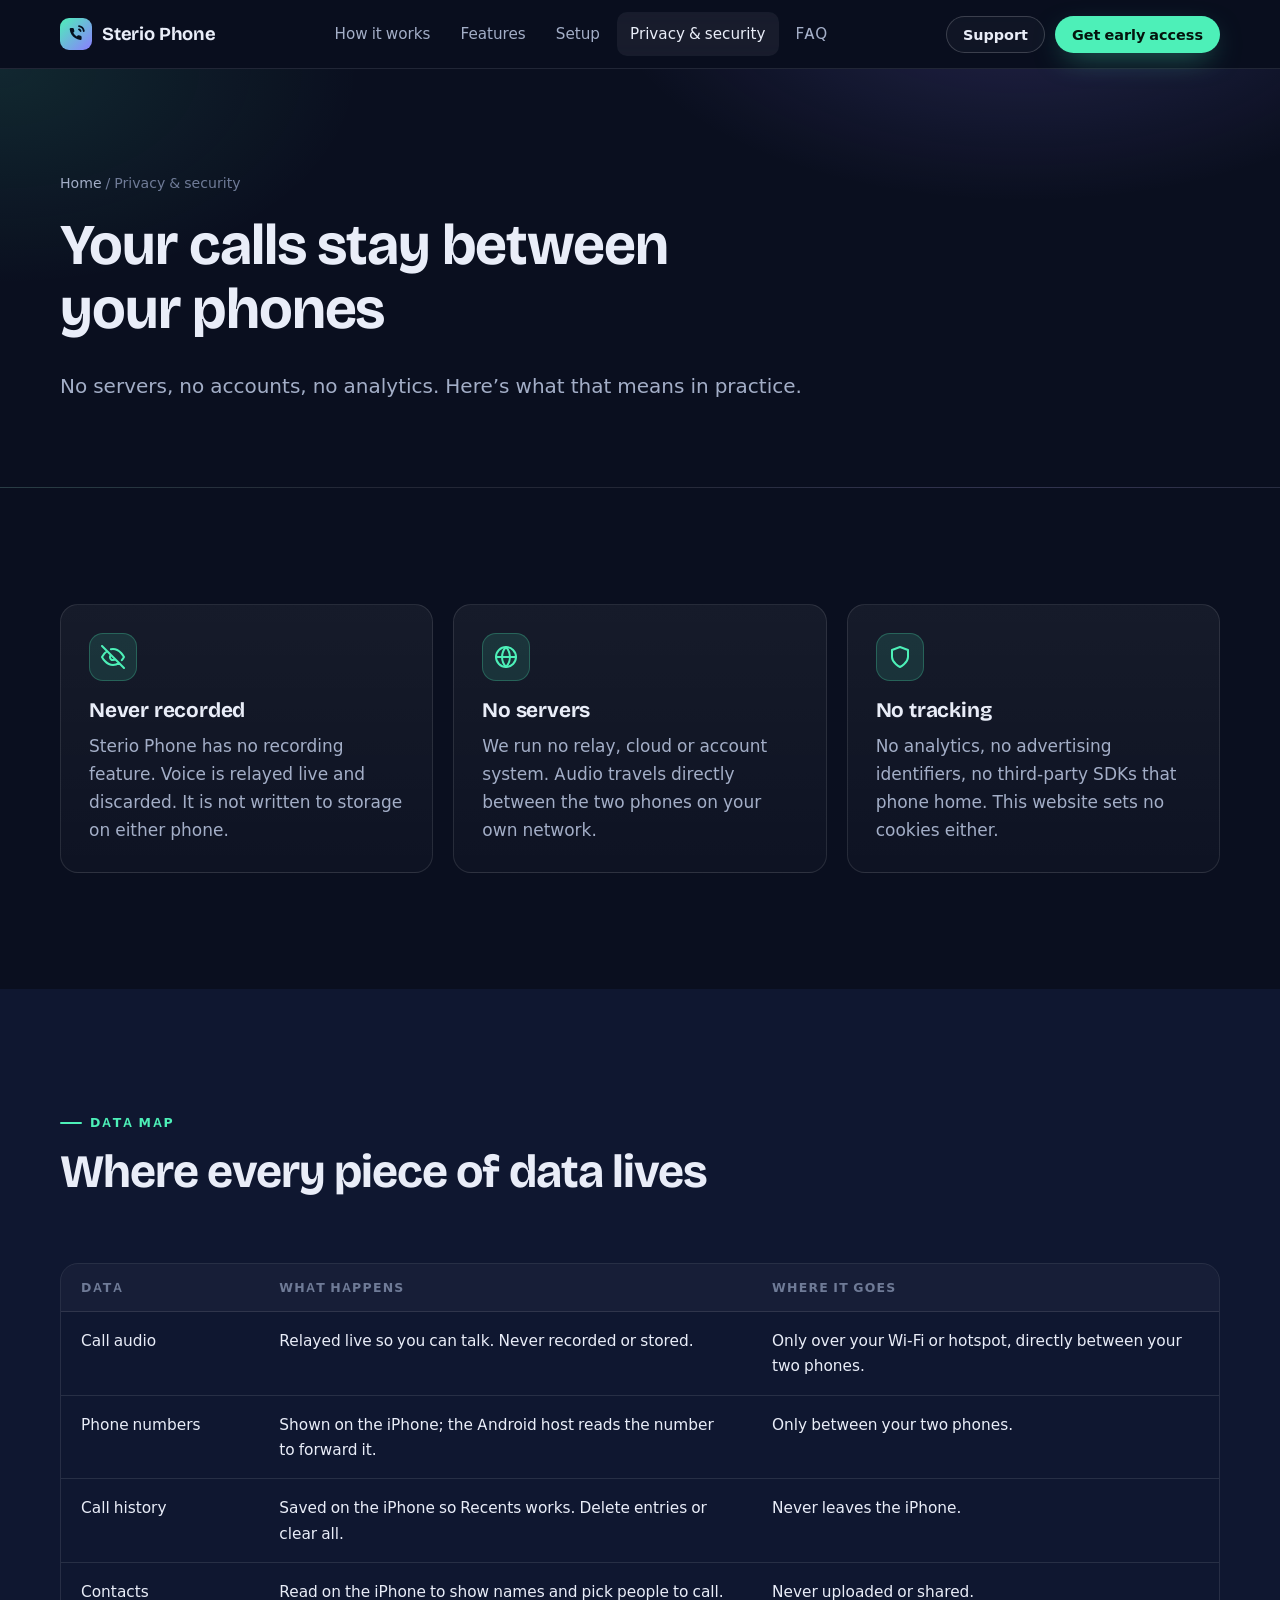
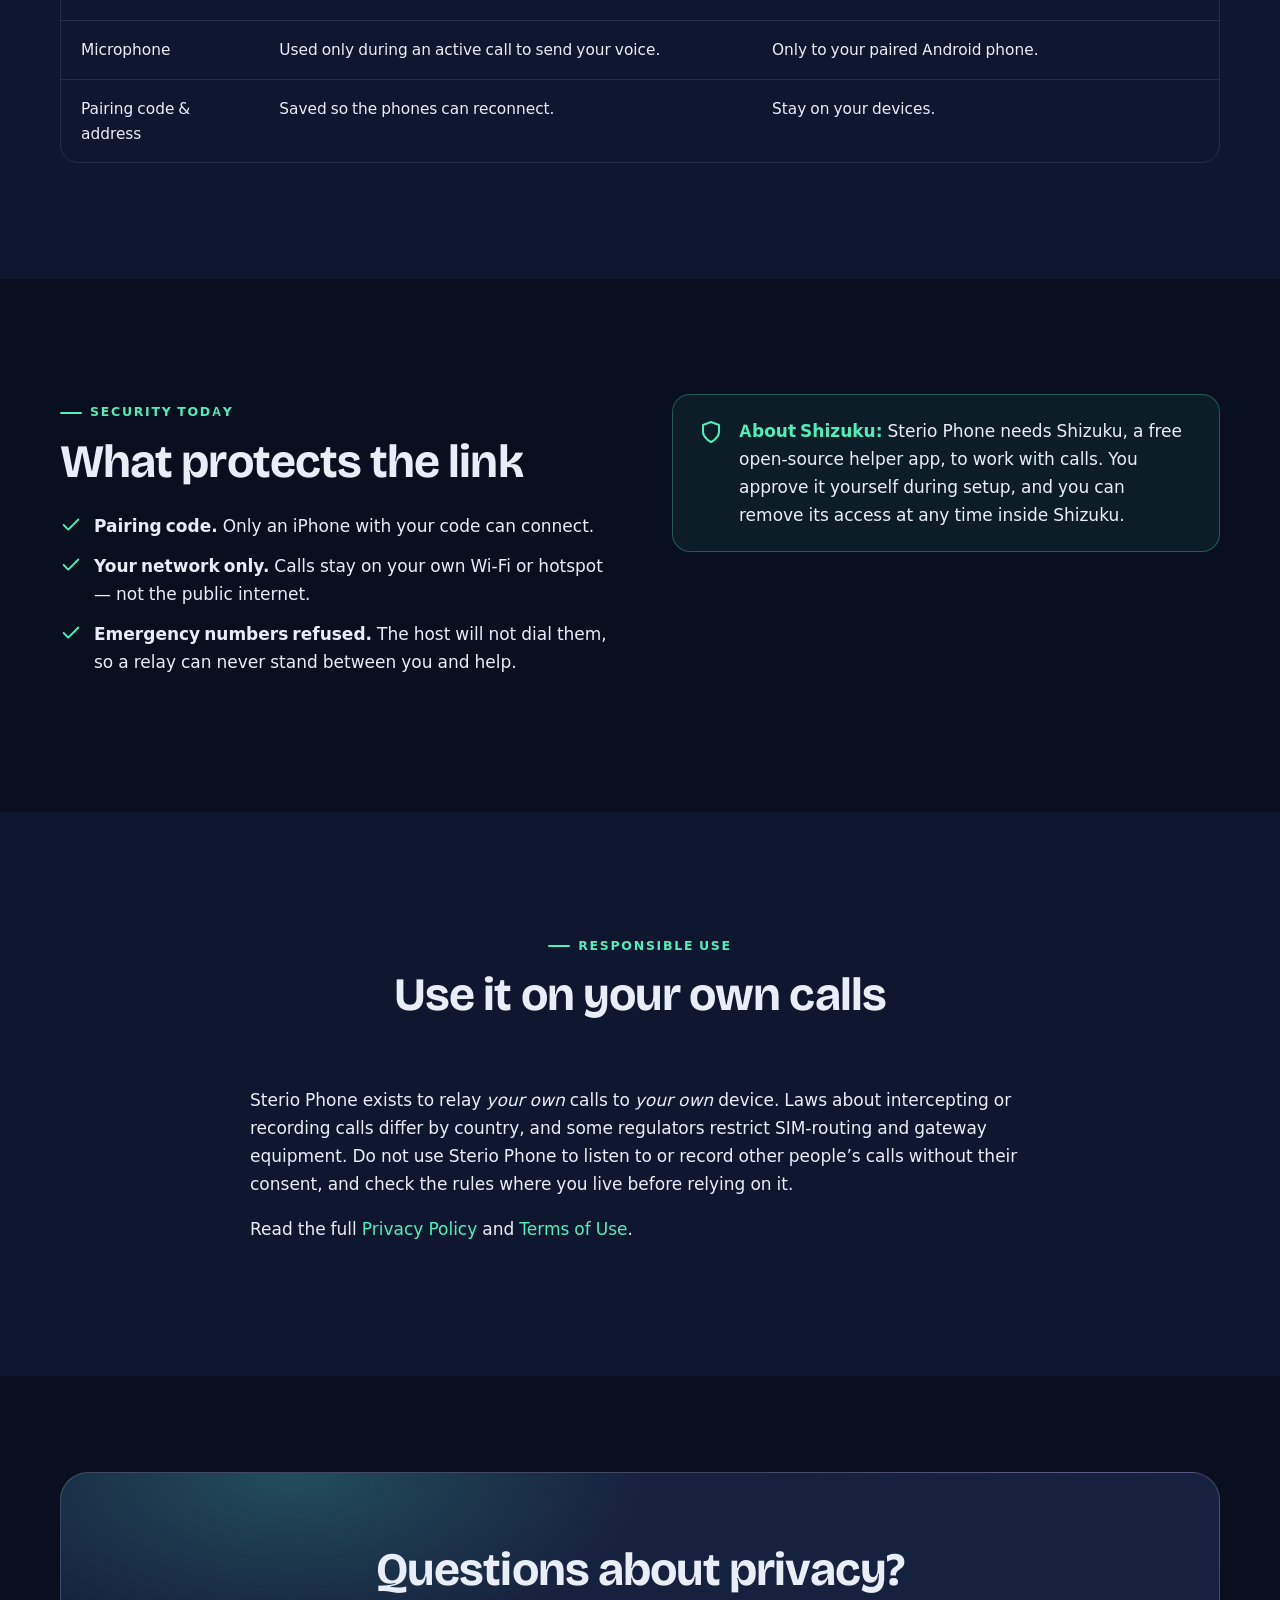
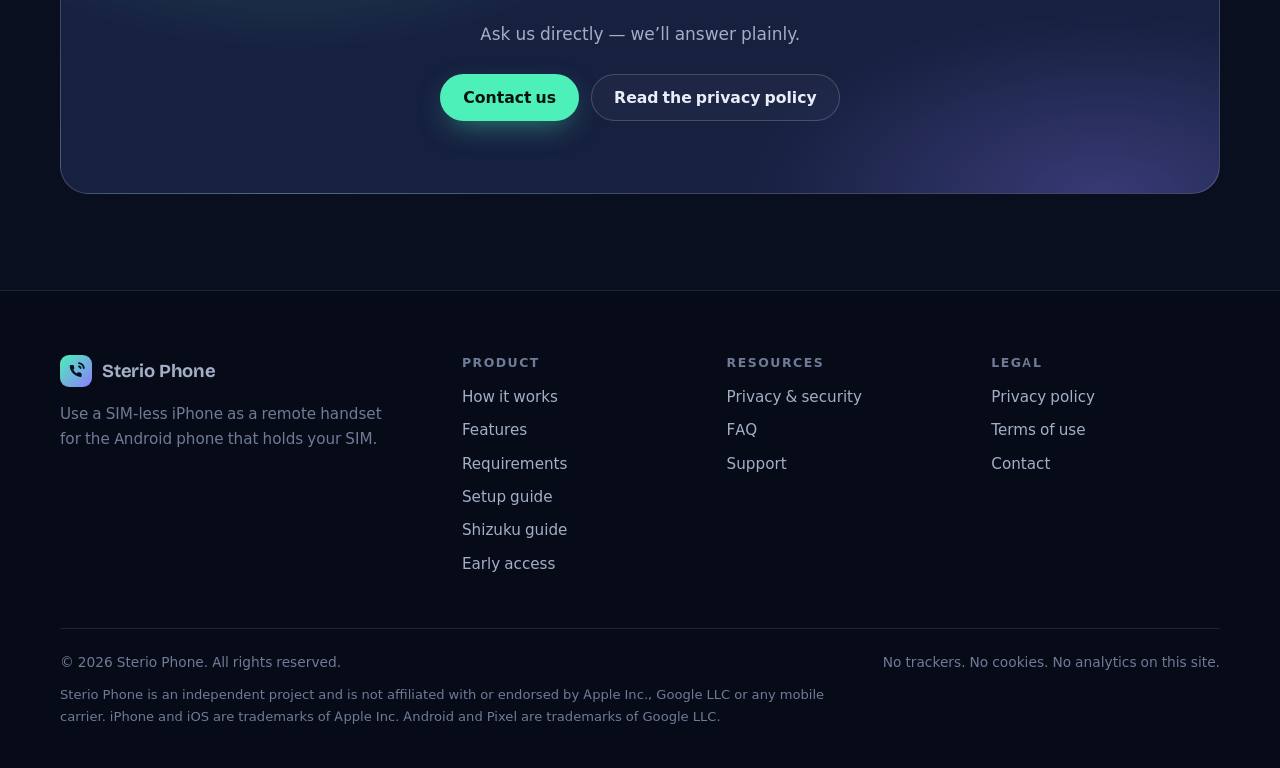
<file: security.html>
<!doctype html>
<html lang="en">
<head>
<meta charset="utf-8">
<meta name="viewport" content="width=device-width,initial-scale=1">
<title>Privacy &amp; security — Sterio Phone</title>
<meta name="description" content="Sterio Phone has no servers, accounts or analytics, and never records calls. See where your data lives and how the link between your phones is protected.">
<meta name="theme-color" content="#0A0F1F">
<link rel="canonical" href="https://ijaz7373.github.io/sterio-phone-website/security.html">
<link rel="icon" href="assets/favicon.svg" type="image/svg+xml">
<meta property="og:type" content="website"><meta property="og:site_name" content="Sterio Phone">
<meta property="og:title" content="Privacy &amp; security — Sterio Phone"><meta property="og:description" content="Sterio Phone has no servers, accounts or analytics, and never records calls. See where your data lives and how the link between your phones is protected."><meta property="og:url" content="https://ijaz7373.github.io/sterio-phone-website/security.html">
<meta property="og:image" content="https://ijaz7373.github.io/sterio-phone-website/assets/og.png"><meta name="twitter:card" content="summary_large_image">
<link rel="preload" href="assets/fonts/inter-latin.woff2" as="font" type="font/woff2" crossorigin>
<link rel="preload" href="assets/fonts/bricolage-latin.woff2" as="font" type="font/woff2" crossorigin>
<link rel="stylesheet" href="css/styles.css">
<script>document.documentElement.classList.add('js')</script>

</head>
<body>
<a class="skip" href="#main">Skip to content</a>
<header class="site-header"><div class="wrap nav">
<a class="brand" href="index.html" aria-label="Sterio Phone — home"><svg viewBox="0 0 32 32" aria-hidden="true" focusable="false"><defs><linearGradient id="lg" x1="0" y1="0" x2="1" y2="1"><stop offset="0" stop-color="#4DF0B8"/><stop offset="1" stop-color="#8C7DFF"/></linearGradient></defs><rect width="32" height="32" rx="9" fill="url(#lg)"/><path d="M21.6 18.9v1.8a1.2 1.2 0 0 1-1.3 1.2 11.9 11.9 0 0 1-5.2-1.8 11.7 11.7 0 0 1-3.6-3.6 11.9 11.9 0 0 1-1.8-5.2 1.2 1.2 0 0 1 1.2-1.3h1.8a1.2 1.2 0 0 1 1.2 1c.1.6.2 1.1.4 1.7a1.2 1.2 0 0 1-.3 1.3l-.8.8a9.6 9.6 0 0 0 3.6 3.6l.8-.8a1.2 1.2 0 0 1 1.3-.3c.5.2 1.1.3 1.7.4a1.2 1.2 0 0 1 1 1.2z" fill="#06101F"/><path d="M19 8.2a5.8 5.8 0 0 1 4.8 4.8M19 11.4a2.6 2.6 0 0 1 1.6 1.6" fill="none" stroke="#06101F" stroke-width="1.8" stroke-linecap="round"/></svg><span>Sterio Phone</span></a>
<ul class="nav-links" id="nav-links"><li><a href="how-it-works.html">How it works</a></li><li><a href="features.html">Features</a></li><li><a href="setup.html">Setup</a></li><li><a href="security.html" aria-current="page">Privacy &amp; security</a></li><li><a href="faq.html">FAQ</a></li></ul>
<div class="nav-cta"><a class="btn btn-ghost btn-sm" href="support.html">Support</a><a class="btn btn-primary btn-sm" href="download.html">Get early access</a>
<button class="menu-btn" aria-expanded="false" aria-controls="nav-links" aria-label="Open menu"><span></span><span></span><span></span></button></div>
</div></header>
<main id="main">
<section class="page-hero"><div class="wrap">
<div class="crumbs"><a href="index.html">Home</a> / Privacy &amp; security</div>
<h1>Your calls stay between your phones</h1><p class="lead">No servers, no accounts, no analytics. Here’s what that means in practice.</p></div></section>
<section class="sec"><div class="wrap">
<div class="grid g3">
<div class="card reveal"><div class="icon "><svg viewBox="0 0 24 24" fill="none" stroke="currentColor" stroke-width="2" stroke-linecap="round" stroke-linejoin="round" aria-hidden="true" focusable="false"><path d="M17.94 17.94A10.07 10.07 0 0 1 12 20c-7 0-11-8-11-8a18.45 18.45 0 0 1 5.06-5.94M9.9 4.24A9.12 9.12 0 0 1 12 4c7 0 11 8 11 8a18.5 18.5 0 0 1-2.16 3.19m-6.72-1.07a3 3 0 1 1-4.24-4.24M1 1l22 22"/></svg></div><h3>Never recorded</h3><p>Sterio Phone has no recording feature. Voice is relayed live and discarded. It is not written to storage on either phone.</p></div>
<div class="card reveal"><div class="icon "><svg viewBox="0 0 24 24" fill="none" stroke="currentColor" stroke-width="2" stroke-linecap="round" stroke-linejoin="round" aria-hidden="true" focusable="false"><circle cx="12" cy="12" r="10"/><path d="M2 12h20M12 2a15.3 15.3 0 0 1 4 10 15.3 15.3 0 0 1-4 10 15.3 15.3 0 0 1-4-10 15.3 15.3 0 0 1 4-10z"/></svg></div><h3>No servers</h3><p>We run no relay, cloud or account system. Audio travels directly between the two phones on your own network.</p></div>
<div class="card reveal"><div class="icon "><svg viewBox="0 0 24 24" fill="none" stroke="currentColor" stroke-width="2" stroke-linecap="round" stroke-linejoin="round" aria-hidden="true" focusable="false"><path d="M12 22s8-4 8-10V5l-8-3-8 3v7c0 6 8 10 8 10z"/></svg></div><h3>No tracking</h3><p>No analytics, no advertising identifiers, no third-party SDKs that phone home. This website sets no cookies either.</p></div>
</div></div></section>

<section class="sec alt"><div class="wrap">
<div class="sec-head reveal"><span class="eyebrow">Data map</span><h2>Where every piece of data lives</h2></div>
<div class="table-wrap reveal"><table><thead><tr><th>Data</th><th>What happens</th><th>Where it goes</th></tr></thead><tbody>
<tr><td>Call audio</td><td>Relayed live so you can talk. Never recorded or stored.</td><td>Only over your Wi-Fi or hotspot, directly between your two phones.</td></tr>
<tr><td>Phone numbers</td><td>Shown on the iPhone; the Android host reads the number to forward it.</td><td>Only between your two phones.</td></tr>
<tr><td>Call history</td><td>Saved on the iPhone so Recents works. Delete entries or clear all.</td><td>Never leaves the iPhone.</td></tr>
<tr><td>Contacts</td><td>Read on the iPhone to show names and pick people to call.</td><td>Never uploaded or shared.</td></tr>
<tr><td>Microphone</td><td>Used only during an active call to send your voice.</td><td>Only to your paired Android phone.</td></tr>
<tr><td>Pairing code &amp; address</td><td>Saved so the phones can reconnect.</td><td>Stay on your devices.</td></tr>
</tbody></table></div>
</div></section>

<section class="sec"><div class="wrap split top">
<div class="reveal"><span class="eyebrow">Security today</span><h2>What protects the link</h2>
<ul class="checklist "><li><svg viewBox="0 0 24 24" fill="none" stroke="currentColor" stroke-width="2" stroke-linecap="round" stroke-linejoin="round" aria-hidden="true" focusable="false"><path d="M20 6L9 17l-5-5"/></svg><span><strong>Pairing code.</strong> Only an iPhone with your code can connect.</span></li><li><svg viewBox="0 0 24 24" fill="none" stroke="currentColor" stroke-width="2" stroke-linecap="round" stroke-linejoin="round" aria-hidden="true" focusable="false"><path d="M20 6L9 17l-5-5"/></svg><span><strong>Your network only.</strong> Calls stay on your own Wi-Fi or hotspot — not the public internet.</span></li><li><svg viewBox="0 0 24 24" fill="none" stroke="currentColor" stroke-width="2" stroke-linecap="round" stroke-linejoin="round" aria-hidden="true" focusable="false"><path d="M20 6L9 17l-5-5"/></svg><span><strong>Emergency numbers refused.</strong> The host will not dial them, so a relay can never stand between you and help.</span></li></ul></div>
<div class="reveal d1">
<div class="callout info"><svg viewBox="0 0 24 24" fill="none" stroke="currentColor" stroke-width="2" stroke-linecap="round" stroke-linejoin="round" aria-hidden="true" focusable="false"><path d="M12 22s8-4 8-10V5l-8-3-8 3v7c0 6 8 10 8 10z"/></svg><p><strong>About Shizuku:</strong> Sterio Phone needs Shizuku, a free open-source helper app, to work with calls. You approve it yourself during setup, and you can remove its access at any time inside Shizuku.</p></div>
</div></div></section>

<section class="sec alt"><div class="wrap narrow">
<div class="sec-head center reveal"><span class="eyebrow">Responsible use</span><h2>Use it on your own calls</h2></div>
<p class="reveal">Sterio Phone exists to relay <em>your own</em> calls to <em>your own</em> device. Laws about intercepting or recording calls differ by country, and some regulators restrict SIM-routing and gateway equipment. Do not use Sterio Phone to listen to or record other people’s calls without their consent, and check the rules where you live before relying on it.</p>
<p class="reveal">Read the full <a href="privacy.html">Privacy Policy</a> and <a href="terms.html">Terms of Use</a>.</p>
</div></section>
<section class="cta"><div class="wrap"><div class="cta-box reveal">
<h2>Questions about privacy?</h2><p>Ask us directly — we’ll answer plainly.</p>
<div class="hero-actions"><a class="btn btn-primary" href="support.html">Contact us</a><a class="btn btn-ghost" href="privacy.html">Read the privacy policy</a></div>
</div></div></section>

</main>
<footer class="site-footer"><div class="wrap">
<div class="foot-grid">
<div><a class="brand" href="index.html"><svg viewBox="0 0 32 32" aria-hidden="true" focusable="false"><defs><linearGradient id="lg" x1="0" y1="0" x2="1" y2="1"><stop offset="0" stop-color="#4DF0B8"/><stop offset="1" stop-color="#8C7DFF"/></linearGradient></defs><rect width="32" height="32" rx="9" fill="url(#lg)"/><path d="M21.6 18.9v1.8a1.2 1.2 0 0 1-1.3 1.2 11.9 11.9 0 0 1-5.2-1.8 11.7 11.7 0 0 1-3.6-3.6 11.9 11.9 0 0 1-1.8-5.2 1.2 1.2 0 0 1 1.2-1.3h1.8a1.2 1.2 0 0 1 1.2 1c.1.6.2 1.1.4 1.7a1.2 1.2 0 0 1-.3 1.3l-.8.8a9.6 9.6 0 0 0 3.6 3.6l.8-.8a1.2 1.2 0 0 1 1.3-.3c.5.2 1.1.3 1.7.4a1.2 1.2 0 0 1 1 1.2z" fill="#06101F"/><path d="M19 8.2a5.8 5.8 0 0 1 4.8 4.8M19 11.4a2.6 2.6 0 0 1 1.6 1.6" fill="none" stroke="#06101F" stroke-width="1.8" stroke-linecap="round"/></svg><span>Sterio Phone</span></a>
<p class="blurb">Use a SIM-less iPhone as a remote handset for the Android phone that holds your SIM.</p></div>
<div><h4>Product</h4><ul><li><a href="how-it-works.html">How it works</a></li><li><a href="features.html">Features</a></li><li><a href="requirements.html">Requirements</a></li><li><a href="setup.html">Setup guide</a></li><li><a href="shizuku.html">Shizuku guide</a></li><li><a href="download.html">Early access</a></li></ul></div>
<div><h4>Resources</h4><ul><li><a href="security.html">Privacy &amp; security</a></li><li><a href="faq.html">FAQ</a></li><li><a href="support.html">Support</a></li></ul></div>
<div><h4>Legal</h4><ul><li><a href="privacy.html">Privacy policy</a></li><li><a href="terms.html">Terms of use</a></li><li><a href="mailto:ijazkhan73786@gmail.com">Contact</a></li></ul></div>
</div>
<div class="foot-bottom"><span>© <span id="year">2026</span> Sterio Phone. All rights reserved.</span><span>No trackers. No cookies. No analytics on this site.</span></div>
<p class="disclaimer">Sterio Phone is an independent project and is not affiliated with or endorsed by Apple Inc., Google LLC or any mobile carrier. iPhone and iOS are trademarks of Apple Inc. Android and Pixel are trademarks of Google LLC.</p>
</div></footer>
<script src="js/main.js" defer></script>
</body>
</html>
</file>
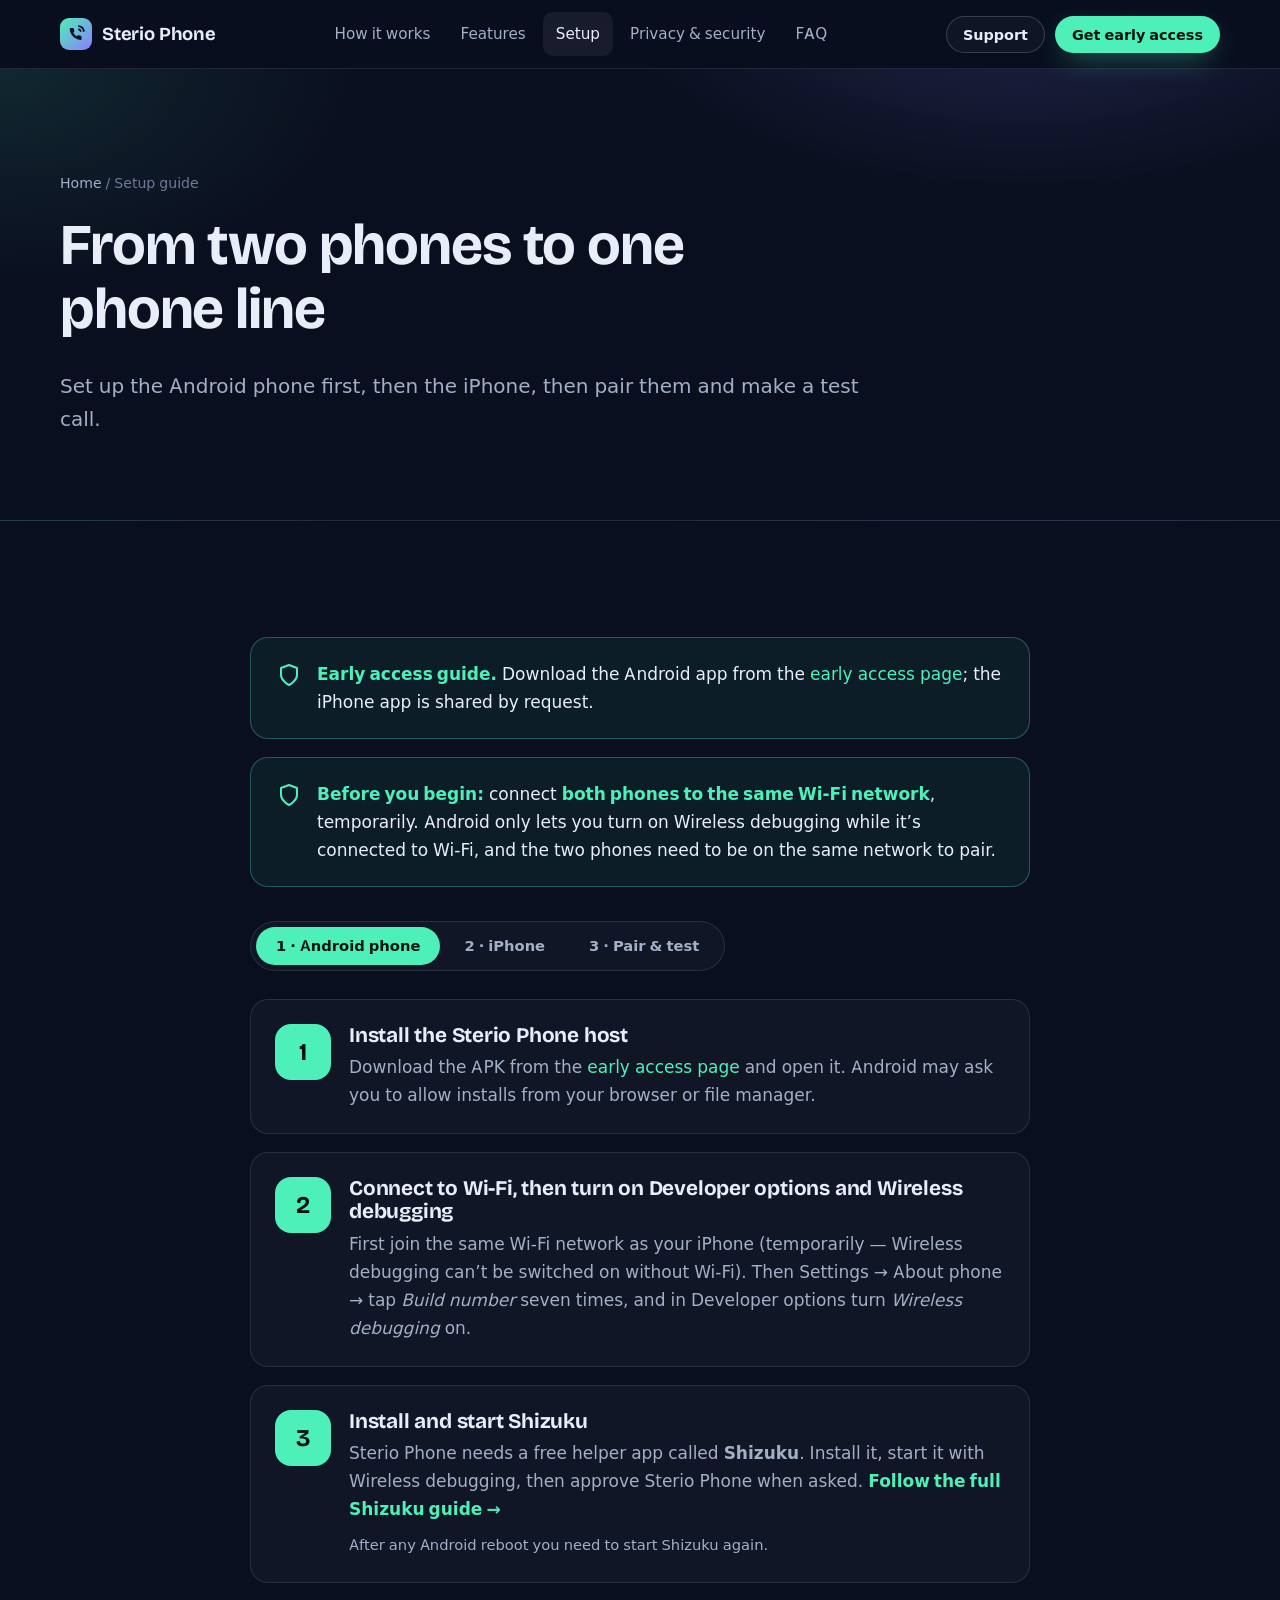
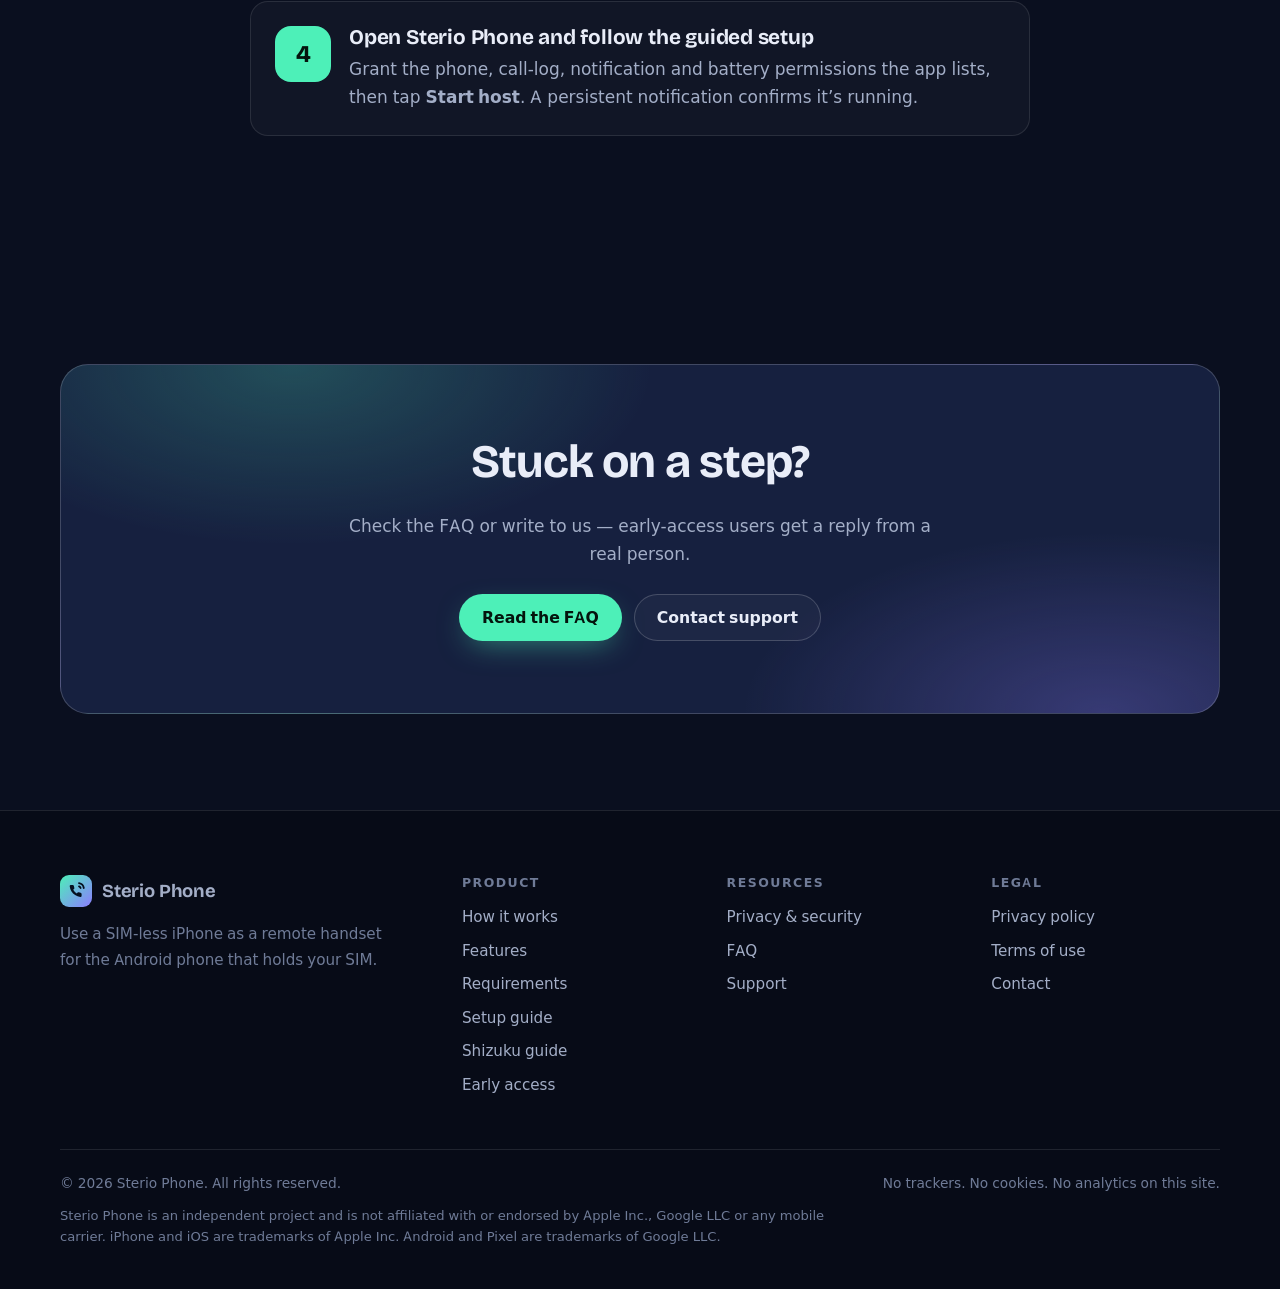
<file: setup.html>
<!doctype html>
<html lang="en">
<head>
<meta charset="utf-8">
<meta name="viewport" content="width=device-width,initial-scale=1">
<title>Setup guide — Sterio Phone</title>
<meta name="description" content="Step-by-step setup for Sterio Phone: prepare the Android host with Shizuku, install the iPhone app, pair with a QR code, and test your first call.">
<meta name="theme-color" content="#0A0F1F">
<link rel="canonical" href="https://ijaz7373.github.io/sterio-phone-website/setup.html">
<link rel="icon" href="assets/favicon.svg" type="image/svg+xml">
<meta property="og:type" content="website"><meta property="og:site_name" content="Sterio Phone">
<meta property="og:title" content="Setup guide — Sterio Phone"><meta property="og:description" content="Step-by-step setup for Sterio Phone: prepare the Android host with Shizuku, install the iPhone app, pair with a QR code, and test your first call."><meta property="og:url" content="https://ijaz7373.github.io/sterio-phone-website/setup.html">
<meta property="og:image" content="https://ijaz7373.github.io/sterio-phone-website/assets/og.png"><meta name="twitter:card" content="summary_large_image">
<link rel="preload" href="assets/fonts/inter-latin.woff2" as="font" type="font/woff2" crossorigin>
<link rel="preload" href="assets/fonts/bricolage-latin.woff2" as="font" type="font/woff2" crossorigin>
<link rel="stylesheet" href="css/styles.css">
<script>document.documentElement.classList.add('js')</script>

</head>
<body>
<a class="skip" href="#main">Skip to content</a>
<header class="site-header"><div class="wrap nav">
<a class="brand" href="index.html" aria-label="Sterio Phone — home"><svg viewBox="0 0 32 32" aria-hidden="true" focusable="false"><defs><linearGradient id="lg" x1="0" y1="0" x2="1" y2="1"><stop offset="0" stop-color="#4DF0B8"/><stop offset="1" stop-color="#8C7DFF"/></linearGradient></defs><rect width="32" height="32" rx="9" fill="url(#lg)"/><path d="M21.6 18.9v1.8a1.2 1.2 0 0 1-1.3 1.2 11.9 11.9 0 0 1-5.2-1.8 11.7 11.7 0 0 1-3.6-3.6 11.9 11.9 0 0 1-1.8-5.2 1.2 1.2 0 0 1 1.2-1.3h1.8a1.2 1.2 0 0 1 1.2 1c.1.6.2 1.1.4 1.7a1.2 1.2 0 0 1-.3 1.3l-.8.8a9.6 9.6 0 0 0 3.6 3.6l.8-.8a1.2 1.2 0 0 1 1.3-.3c.5.2 1.1.3 1.7.4a1.2 1.2 0 0 1 1 1.2z" fill="#06101F"/><path d="M19 8.2a5.8 5.8 0 0 1 4.8 4.8M19 11.4a2.6 2.6 0 0 1 1.6 1.6" fill="none" stroke="#06101F" stroke-width="1.8" stroke-linecap="round"/></svg><span>Sterio Phone</span></a>
<ul class="nav-links" id="nav-links"><li><a href="how-it-works.html">How it works</a></li><li><a href="features.html">Features</a></li><li><a href="setup.html" aria-current="page">Setup</a></li><li><a href="security.html">Privacy &amp; security</a></li><li><a href="faq.html">FAQ</a></li></ul>
<div class="nav-cta"><a class="btn btn-ghost btn-sm" href="support.html">Support</a><a class="btn btn-primary btn-sm" href="download.html">Get early access</a>
<button class="menu-btn" aria-expanded="false" aria-controls="nav-links" aria-label="Open menu"><span></span><span></span><span></span></button></div>
</div></header>
<main id="main">
<section class="page-hero"><div class="wrap">
<div class="crumbs"><a href="index.html">Home</a> / Setup guide</div>
<h1>From two phones to one phone line</h1><p class="lead">Set up the Android phone first, then the iPhone, then pair them and make a test call.</p></div></section>
<section class="sec"><div class="wrap narrow">
<div class="callout info"><svg viewBox="0 0 24 24" fill="none" stroke="currentColor" stroke-width="2" stroke-linecap="round" stroke-linejoin="round" aria-hidden="true" focusable="false"><path d="M12 22s8-4 8-10V5l-8-3-8 3v7c0 6 8 10 8 10z"/></svg><p><strong>Early access guide.</strong> Download the Android app from the <a href='download.html'>early access page</a>; the iPhone app is shared by request.</p></div>
<div style="height:18px"></div>
<div class="callout info"><svg viewBox="0 0 24 24" fill="none" stroke="currentColor" stroke-width="2" stroke-linecap="round" stroke-linejoin="round" aria-hidden="true" focusable="false"><path d="M12 22s8-4 8-10V5l-8-3-8 3v7c0 6 8 10 8 10z"/></svg><p><strong>Before you begin:</strong> connect <strong>both phones to the same Wi-Fi network</strong>, temporarily. Android only lets you turn on Wireless debugging while it’s connected to Wi-Fi, and the two phones need to be on the same network to pair.</p></div>
<div style="height:34px"></div>
<div data-tabs>
<div class="tabs" role="tablist" aria-label="Setup stage"><button class="tab" role="tab" id="s-a" aria-selected="true" aria-controls="sp-a">1 · Android phone</button><button class="tab" role="tab" id="s-i" aria-selected="false" tabindex="-1" aria-controls="sp-i">2 · iPhone</button><button class="tab" role="tab" id="s-p" aria-selected="false" tabindex="-1" aria-controls="sp-p">3 · Pair &amp; test</button></div>

<div class="tabpanel" role="tabpanel" id="sp-a" aria-labelledby="s-a"><ol class="steps">
<li><div><h3>Install the Sterio Phone host</h3><p>Download the APK from the <a href='download.html'>early access page</a> and open it. Android may ask you to allow installs from your browser or file manager.</p></div></li>
<li><div><h3>Connect to Wi-Fi, then turn on Developer options and Wireless debugging</h3><p>First join the same Wi-Fi network as your iPhone (temporarily — Wireless debugging can’t be switched on without Wi-Fi). Then Settings → About phone → tap <em>Build number</em> seven times, and in Developer options turn <em>Wireless debugging</em> on.</p></div></li>
<li><div><h3>Install and start Shizuku</h3><p>Sterio Phone needs a free helper app called <strong>Shizuku</strong>. Install it, start it with Wireless debugging, then approve Sterio Phone when asked. <a href='shizuku.html'><strong>Follow the full Shizuku guide →</strong></a></p><p class="note muted">After any Android reboot you need to start Shizuku again.</p></div></li>
<li><div><h3>Open Sterio Phone and follow the guided setup</h3><p>Grant the phone, call-log, notification and battery permissions the app lists, then tap <strong>Start host</strong>. A persistent notification confirms it’s running.</p></div></li>
</ol></div>

<div class="tabpanel" role="tabpanel" id="sp-i" aria-labelledby="s-i" hidden><ol class="steps">
<li><div><h3>Install the Sterio Phone iPhone app</h3><p>During early access we send you the iPhone app together with simple install instructions.</p></div></li>
<li><div><h3>Trust the developer certificate</h3><p>Settings → General → VPN &amp; Device Management → trust the developer profile. Turn on Developer Mode if iOS asks.</p></div></li>
<li><div><h3>Join the same network</h3><p>Connect the iPhone to the same Wi-Fi as the Android phone — or join the Android phone’s hotspot, which works anywhere there’s signal.</p></div></li>
<li><div><h3>Open the app and accept the consent screens</h3><p>Allow Local Network and Microphone. Contacts are optional but give you caller names.</p></div></li>
</ol></div>

<div class="tabpanel" role="tabpanel" id="sp-p" aria-labelledby="s-p" hidden><ol class="steps">
<li><div><h3>Pair</h3><p>In the iPhone app tap <em>Scan QR</em> and point it at the code on the Android app — or choose <em>Enter code</em> and type the short pairing code. The phones can also find each other automatically.</p></div></li>
<li><div><h3>Check the Phone tab</h3><p>You should see the Android phone’s battery, signal and SIM status. That confirms the link is healthy.</p></div></li>
<li><div><h3>Test a call</h3><p>Call your Android number from another phone. The iPhone should ring; tap Accept and talk. Then dial a friend from the keypad.</p></div></li>
<li><div><h3>Keep it reliable</h3><p>Leave the Android phone charging with the host notification showing, and exempt it from battery optimisation. If something misbehaves, use <em>Share diagnostics</em> in the iPhone app and <a href="support.html">send it to us</a>.</p></div></li>
</ol></div>
</div></div></section>
<section class="cta"><div class="wrap"><div class="cta-box reveal">
<h2>Stuck on a step?</h2><p>Check the FAQ or write to us — early-access users get a reply from a real person.</p>
<div class="hero-actions"><a class="btn btn-primary" href="faq.html">Read the FAQ</a><a class="btn btn-ghost" href="support.html">Contact support</a></div>
</div></div></section>

</main>
<footer class="site-footer"><div class="wrap">
<div class="foot-grid">
<div><a class="brand" href="index.html"><svg viewBox="0 0 32 32" aria-hidden="true" focusable="false"><defs><linearGradient id="lg" x1="0" y1="0" x2="1" y2="1"><stop offset="0" stop-color="#4DF0B8"/><stop offset="1" stop-color="#8C7DFF"/></linearGradient></defs><rect width="32" height="32" rx="9" fill="url(#lg)"/><path d="M21.6 18.9v1.8a1.2 1.2 0 0 1-1.3 1.2 11.9 11.9 0 0 1-5.2-1.8 11.7 11.7 0 0 1-3.6-3.6 11.9 11.9 0 0 1-1.8-5.2 1.2 1.2 0 0 1 1.2-1.3h1.8a1.2 1.2 0 0 1 1.2 1c.1.6.2 1.1.4 1.7a1.2 1.2 0 0 1-.3 1.3l-.8.8a9.6 9.6 0 0 0 3.6 3.6l.8-.8a1.2 1.2 0 0 1 1.3-.3c.5.2 1.1.3 1.7.4a1.2 1.2 0 0 1 1 1.2z" fill="#06101F"/><path d="M19 8.2a5.8 5.8 0 0 1 4.8 4.8M19 11.4a2.6 2.6 0 0 1 1.6 1.6" fill="none" stroke="#06101F" stroke-width="1.8" stroke-linecap="round"/></svg><span>Sterio Phone</span></a>
<p class="blurb">Use a SIM-less iPhone as a remote handset for the Android phone that holds your SIM.</p></div>
<div><h4>Product</h4><ul><li><a href="how-it-works.html">How it works</a></li><li><a href="features.html">Features</a></li><li><a href="requirements.html">Requirements</a></li><li><a href="setup.html">Setup guide</a></li><li><a href="shizuku.html">Shizuku guide</a></li><li><a href="download.html">Early access</a></li></ul></div>
<div><h4>Resources</h4><ul><li><a href="security.html">Privacy &amp; security</a></li><li><a href="faq.html">FAQ</a></li><li><a href="support.html">Support</a></li></ul></div>
<div><h4>Legal</h4><ul><li><a href="privacy.html">Privacy policy</a></li><li><a href="terms.html">Terms of use</a></li><li><a href="mailto:ijazkhan73786@gmail.com">Contact</a></li></ul></div>
</div>
<div class="foot-bottom"><span>© <span id="year">2026</span> Sterio Phone. All rights reserved.</span><span>No trackers. No cookies. No analytics on this site.</span></div>
<p class="disclaimer">Sterio Phone is an independent project and is not affiliated with or endorsed by Apple Inc., Google LLC or any mobile carrier. iPhone and iOS are trademarks of Apple Inc. Android and Pixel are trademarks of Google LLC.</p>
</div></footer>
<script src="js/main.js" defer></script>
</body>
</html>
</file>
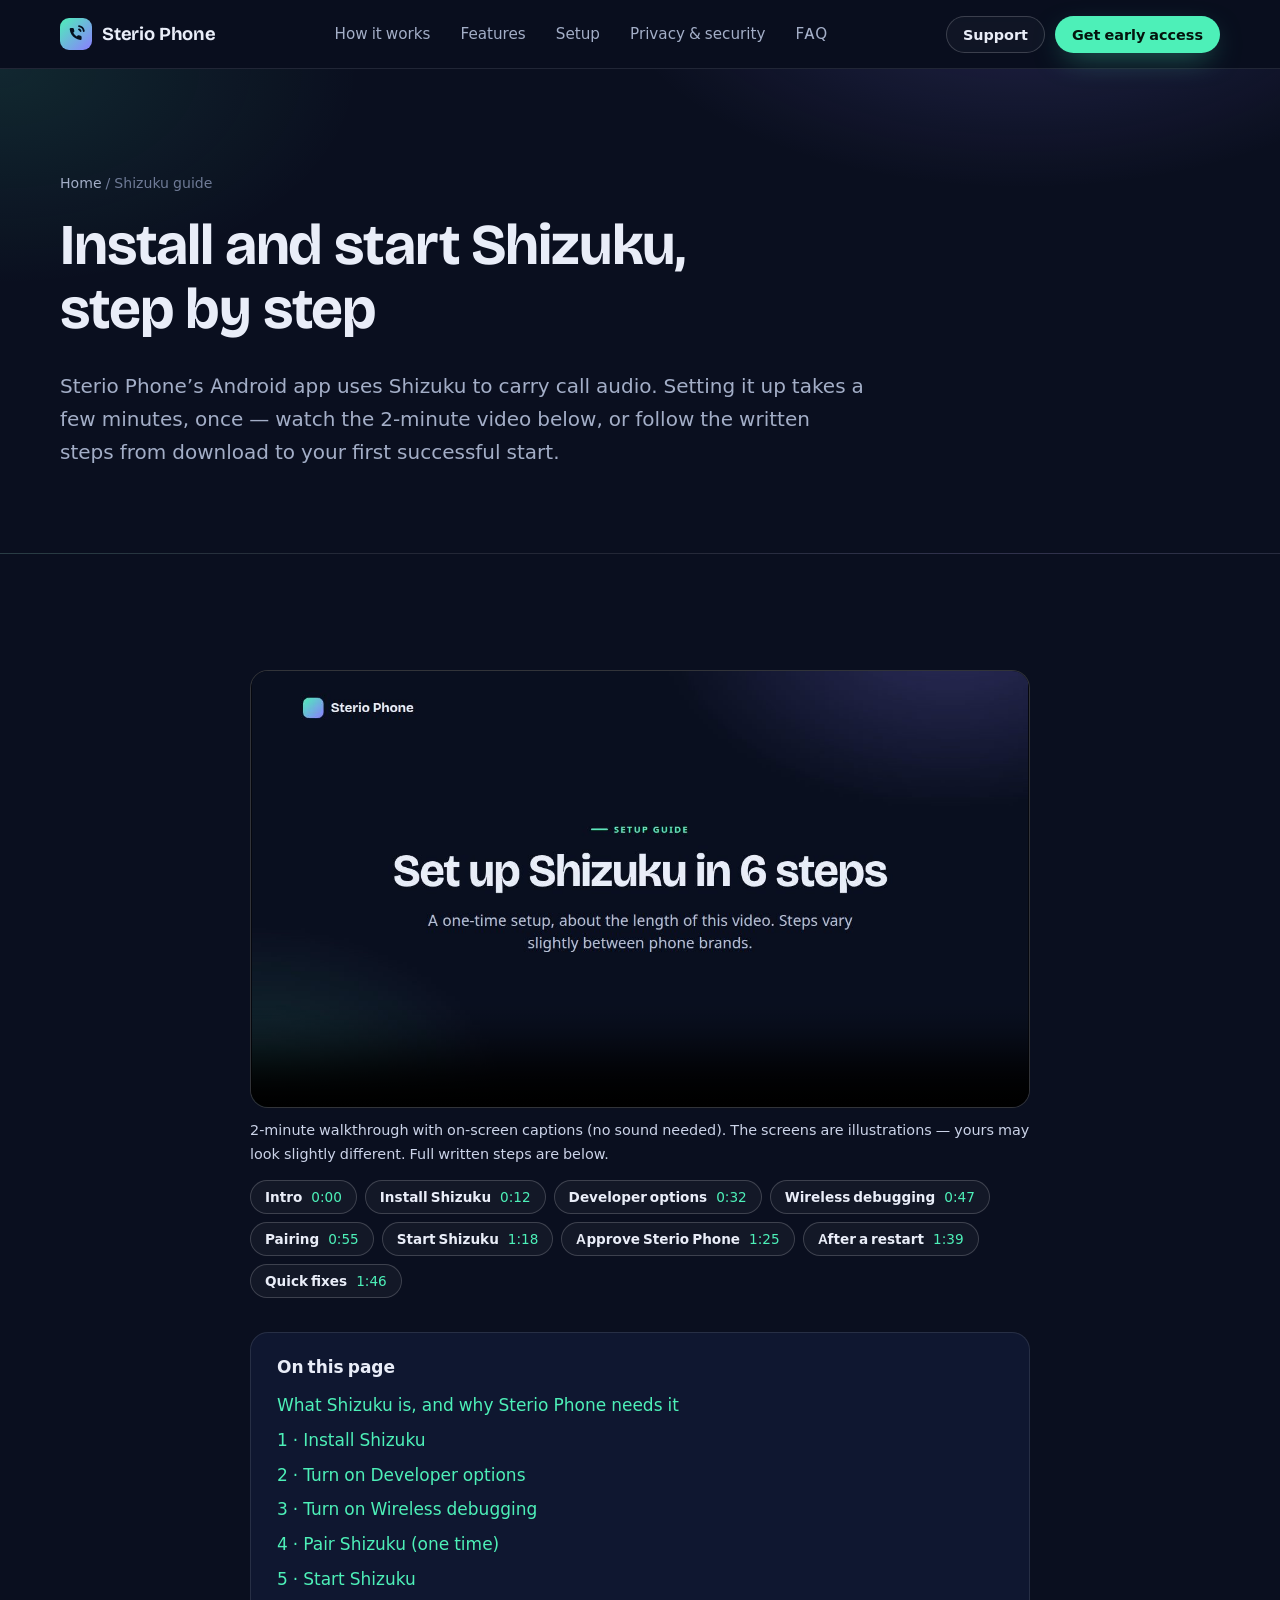
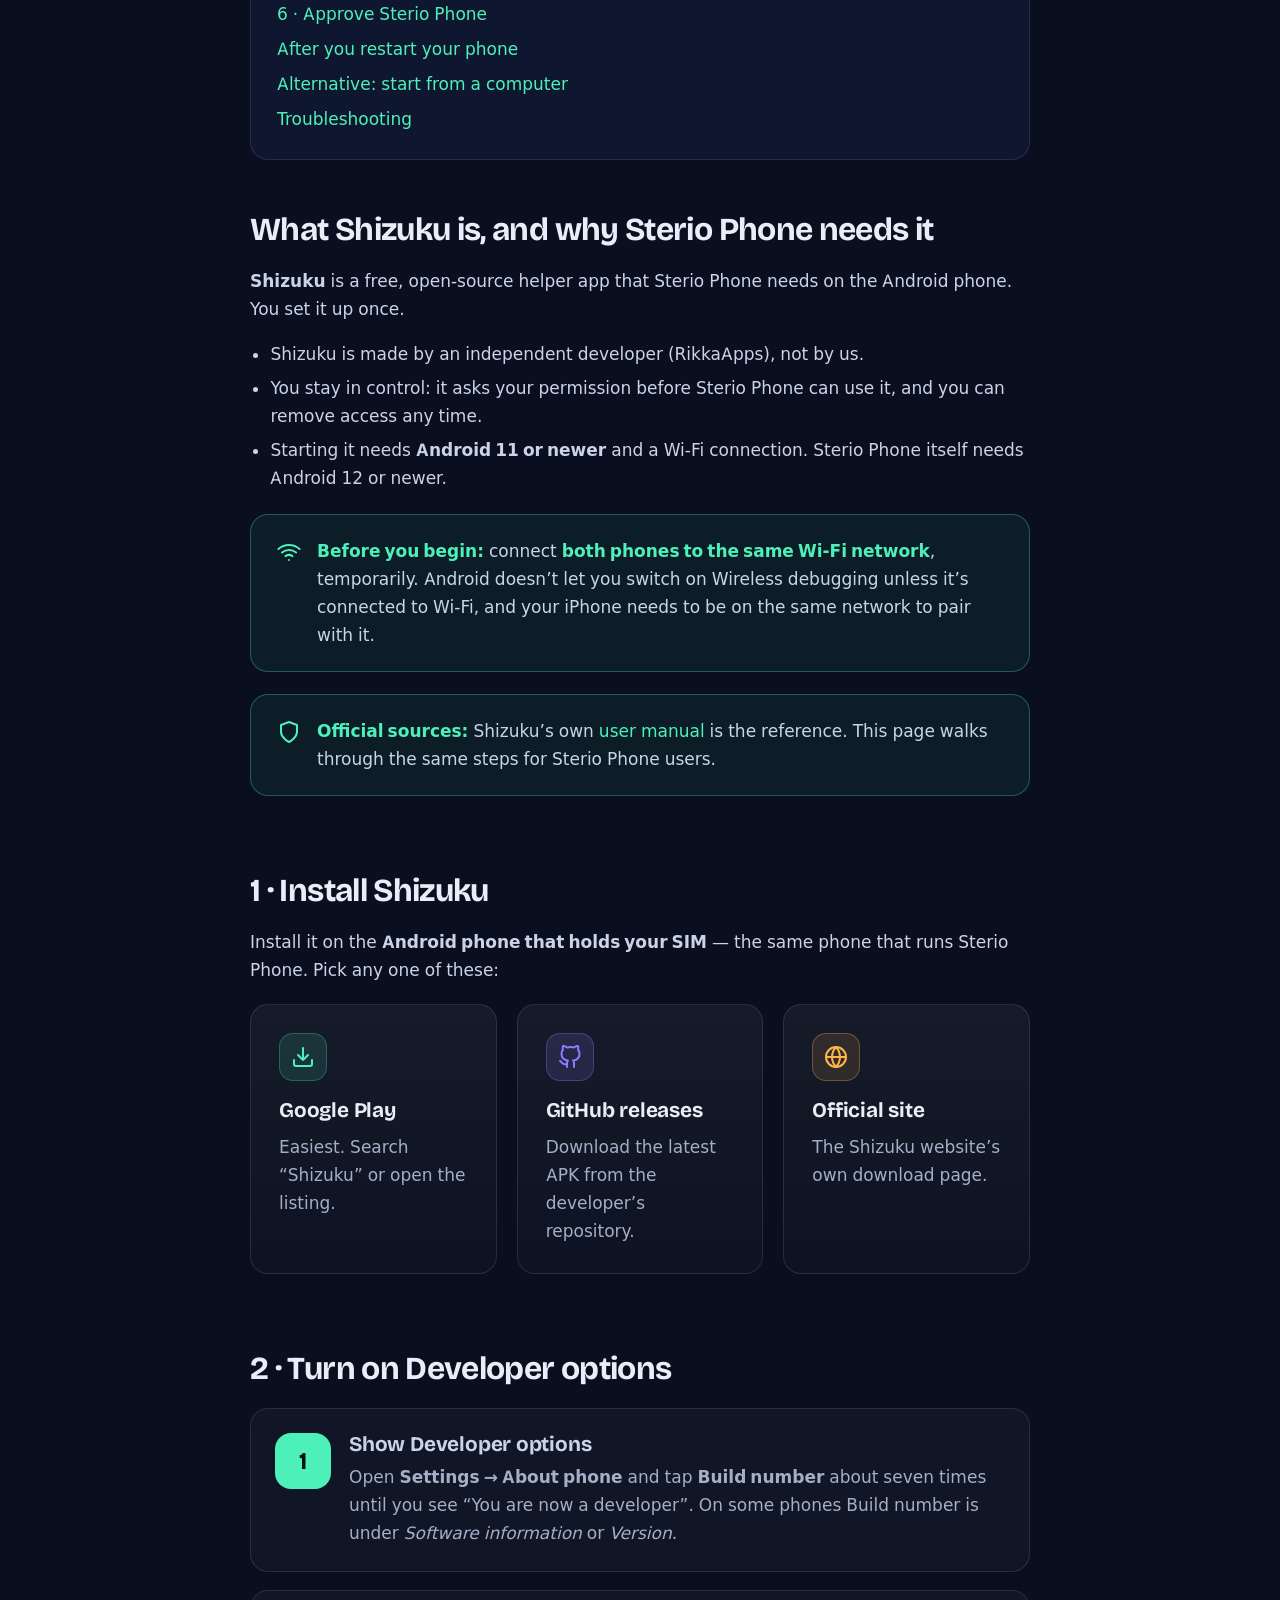
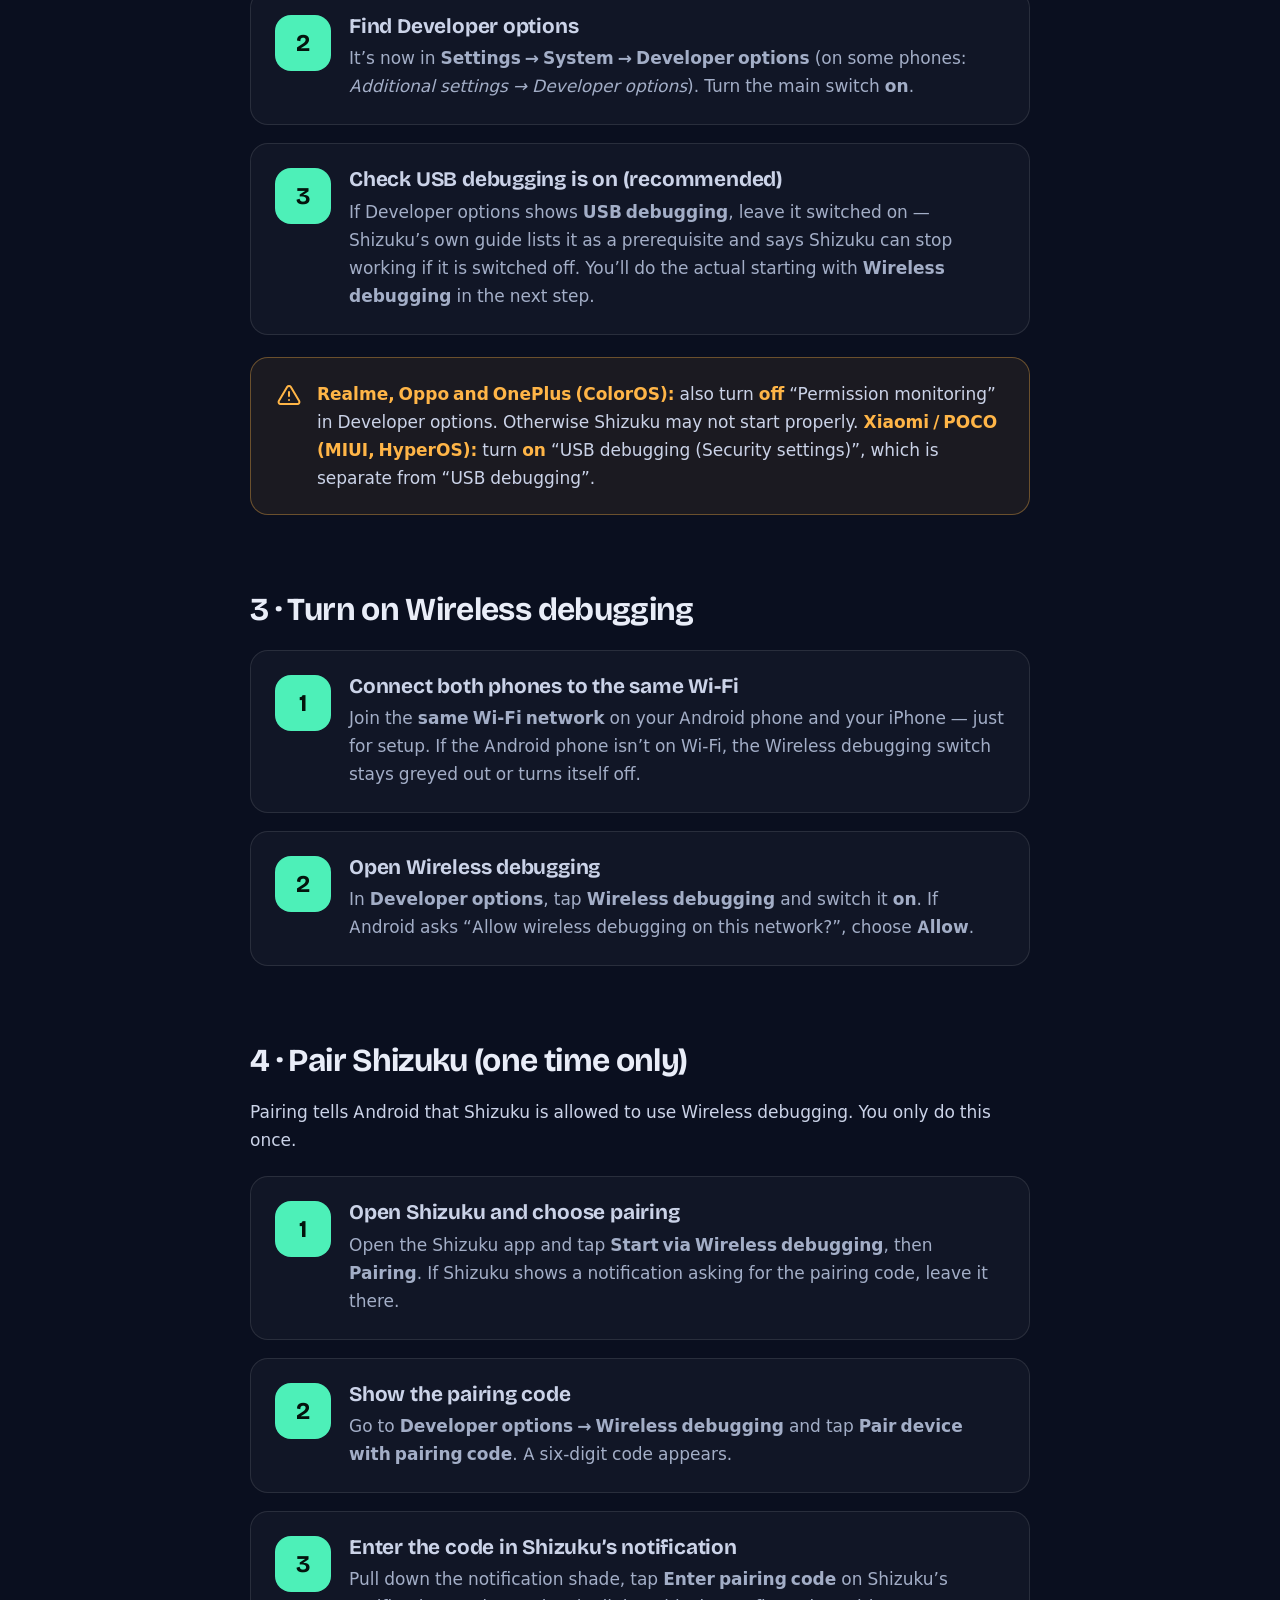
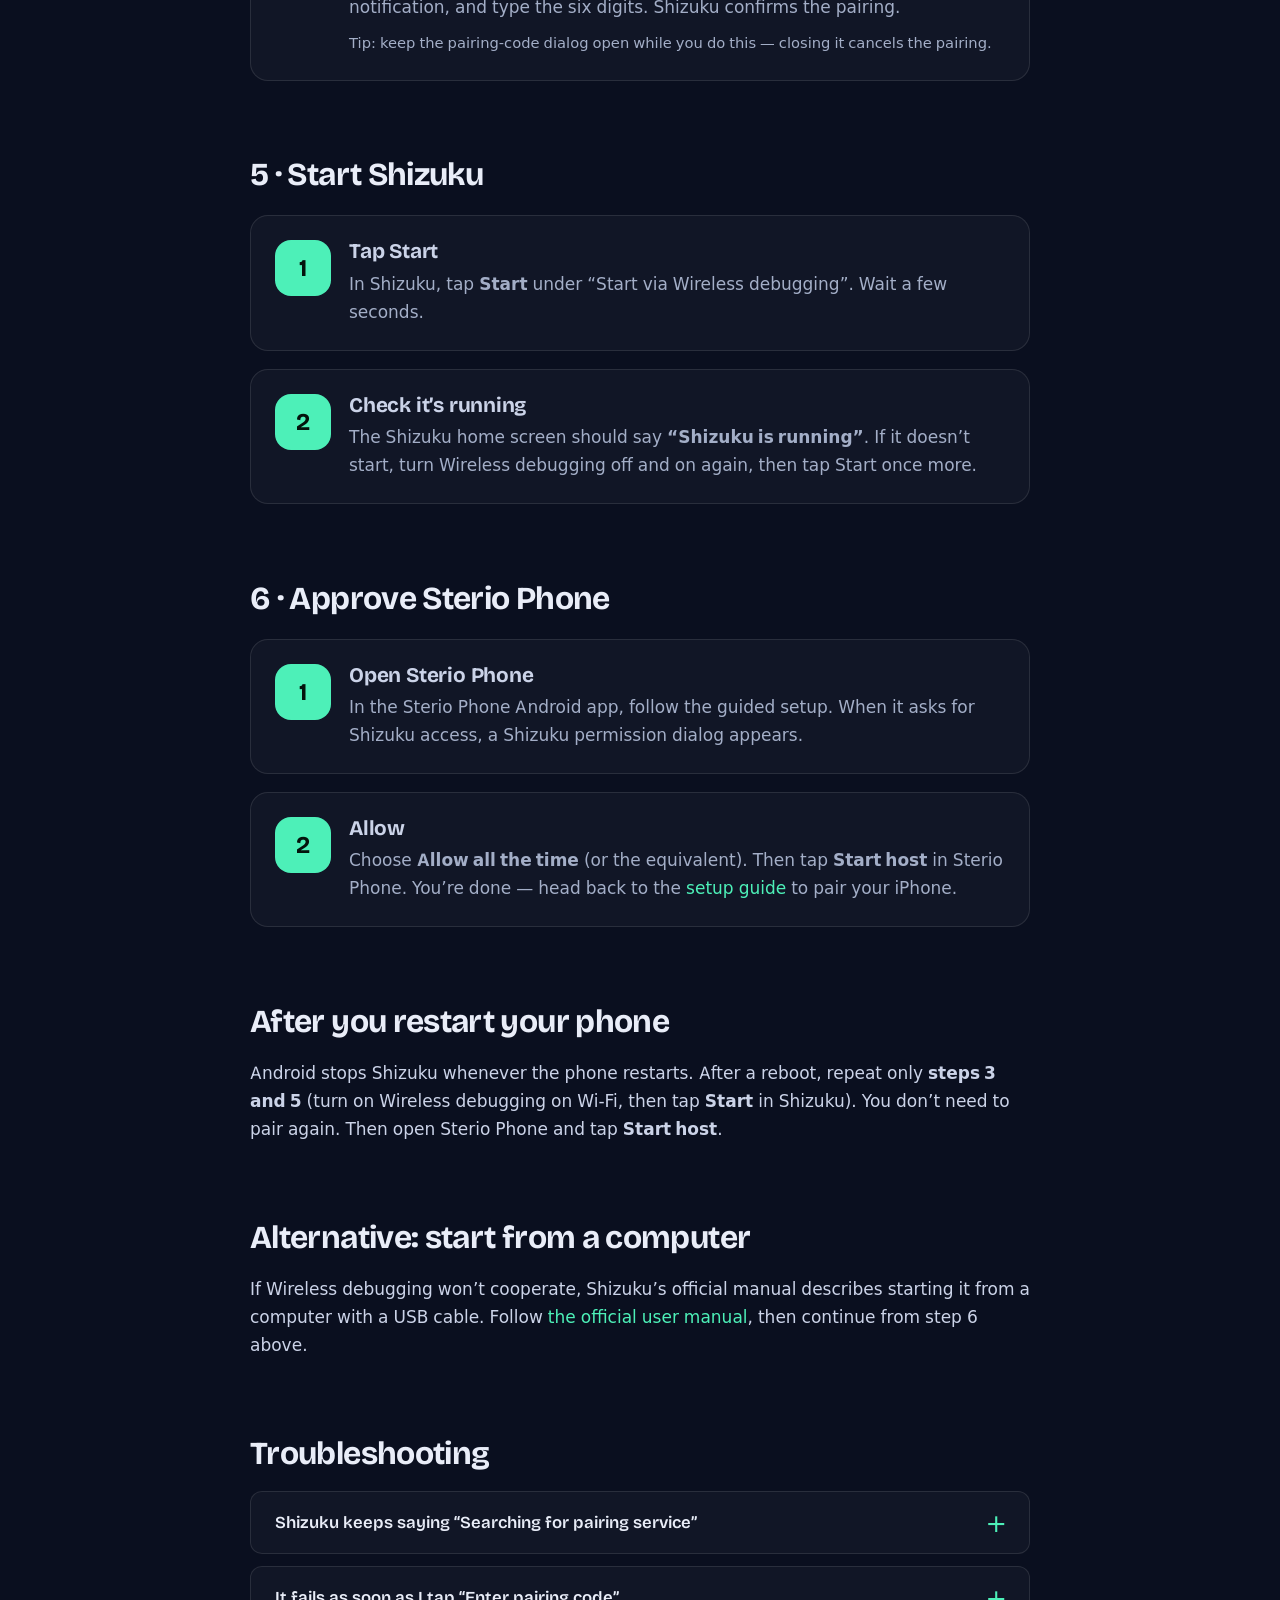
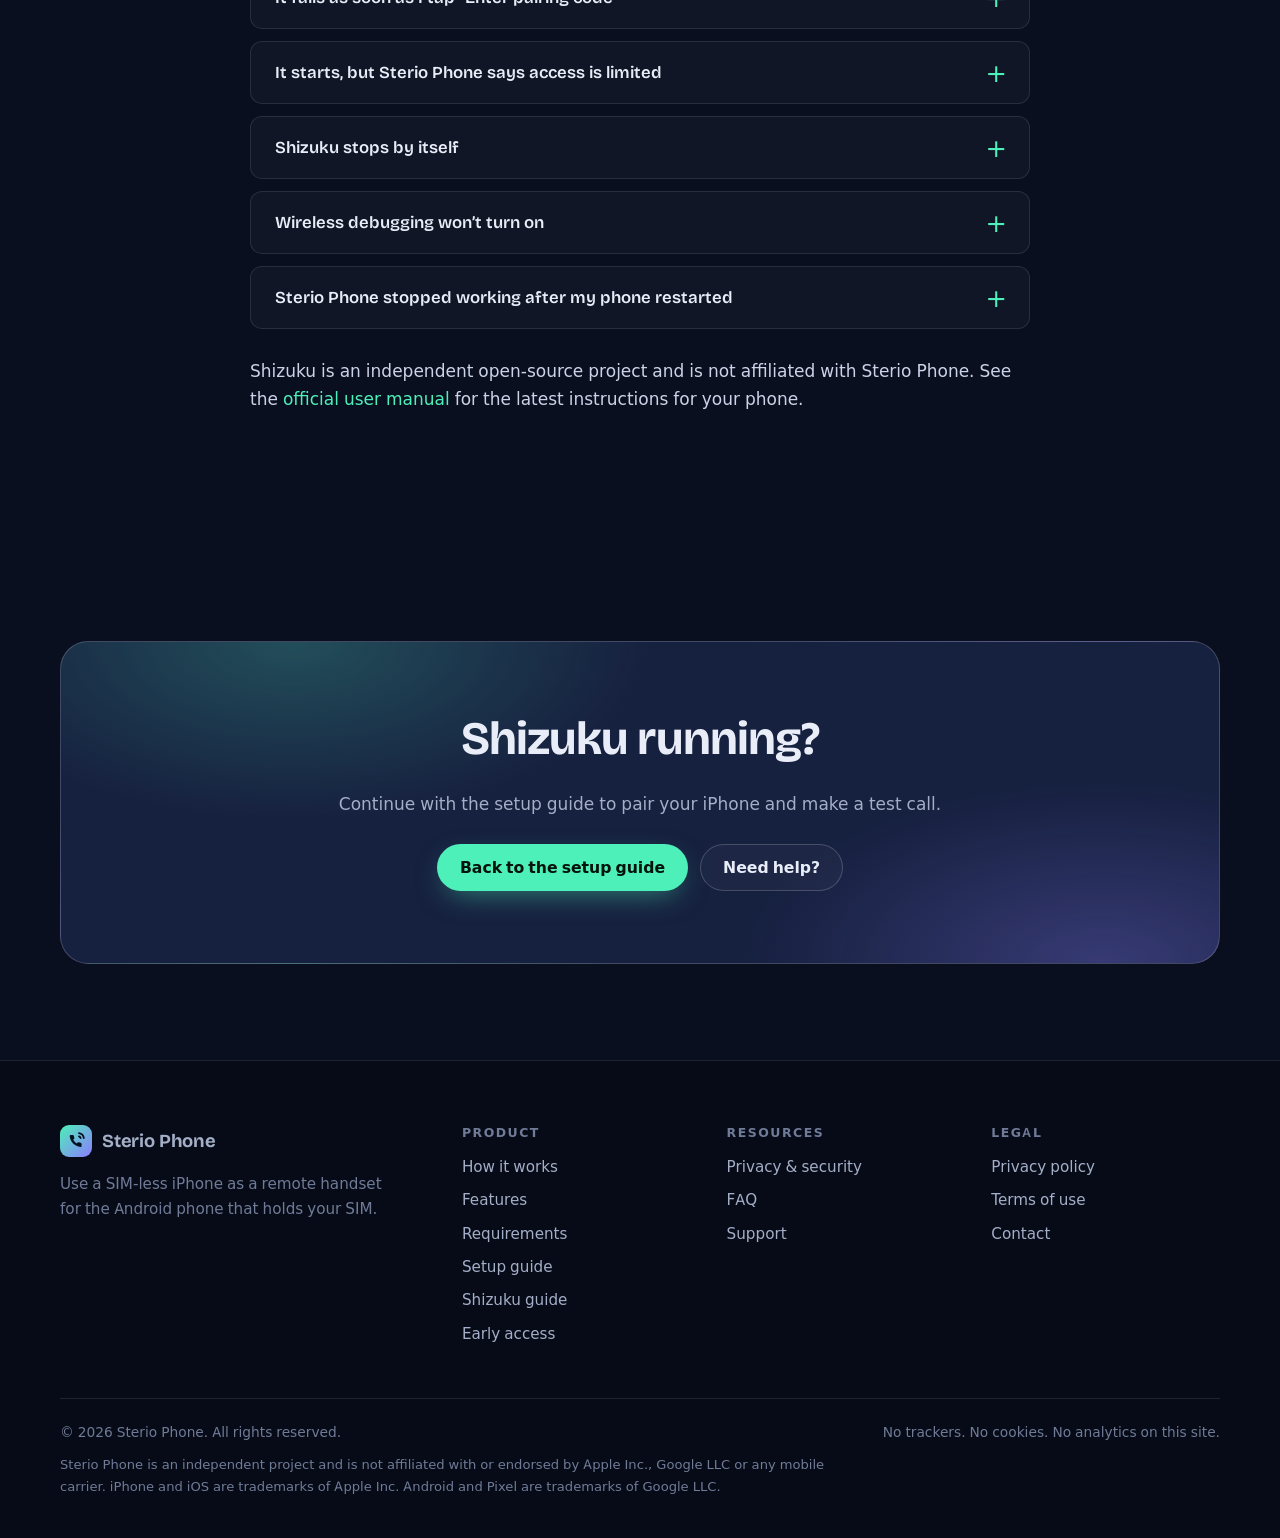
<file: shizuku.html>
<!doctype html>
<html lang="en">
<head>
<meta charset="utf-8">
<meta name="viewport" content="width=device-width,initial-scale=1">
<title>Shizuku setup guide — Sterio Phone</title>
<meta name="description" content="How to install and start Shizuku on your Android phone for Sterio Phone: download links, Developer options, Wireless debugging, pairing, starting, approving Sterio Phone, and troubleshooting.">
<meta name="theme-color" content="#0A0F1F">
<link rel="canonical" href="https://ijaz7373.github.io/sterio-phone-website/shizuku.html">
<link rel="icon" href="assets/favicon.svg" type="image/svg+xml">
<meta property="og:type" content="website"><meta property="og:site_name" content="Sterio Phone">
<meta property="og:title" content="Shizuku setup guide — Sterio Phone"><meta property="og:description" content="How to install and start Shizuku on your Android phone for Sterio Phone: download links, Developer options, Wireless debugging, pairing, starting, approving Sterio Phone, and troubleshooting."><meta property="og:url" content="https://ijaz7373.github.io/sterio-phone-website/shizuku.html">
<meta property="og:image" content="https://ijaz7373.github.io/sterio-phone-website/assets/og.png"><meta name="twitter:card" content="summary_large_image">
<link rel="preload" href="assets/fonts/inter-latin.woff2" as="font" type="font/woff2" crossorigin>
<link rel="preload" href="assets/fonts/bricolage-latin.woff2" as="font" type="font/woff2" crossorigin>
<link rel="stylesheet" href="css/styles.css">
<script>document.documentElement.classList.add('js')</script>

</head>
<body>
<a class="skip" href="#main">Skip to content</a>
<header class="site-header"><div class="wrap nav">
<a class="brand" href="index.html" aria-label="Sterio Phone — home"><svg viewBox="0 0 32 32" aria-hidden="true" focusable="false"><defs><linearGradient id="lg" x1="0" y1="0" x2="1" y2="1"><stop offset="0" stop-color="#4DF0B8"/><stop offset="1" stop-color="#8C7DFF"/></linearGradient></defs><rect width="32" height="32" rx="9" fill="url(#lg)"/><path d="M21.6 18.9v1.8a1.2 1.2 0 0 1-1.3 1.2 11.9 11.9 0 0 1-5.2-1.8 11.7 11.7 0 0 1-3.6-3.6 11.9 11.9 0 0 1-1.8-5.2 1.2 1.2 0 0 1 1.2-1.3h1.8a1.2 1.2 0 0 1 1.2 1c.1.6.2 1.1.4 1.7a1.2 1.2 0 0 1-.3 1.3l-.8.8a9.6 9.6 0 0 0 3.6 3.6l.8-.8a1.2 1.2 0 0 1 1.3-.3c.5.2 1.1.3 1.7.4a1.2 1.2 0 0 1 1 1.2z" fill="#06101F"/><path d="M19 8.2a5.8 5.8 0 0 1 4.8 4.8M19 11.4a2.6 2.6 0 0 1 1.6 1.6" fill="none" stroke="#06101F" stroke-width="1.8" stroke-linecap="round"/></svg><span>Sterio Phone</span></a>
<ul class="nav-links" id="nav-links"><li><a href="how-it-works.html">How it works</a></li><li><a href="features.html">Features</a></li><li><a href="setup.html">Setup</a></li><li><a href="security.html">Privacy &amp; security</a></li><li><a href="faq.html">FAQ</a></li></ul>
<div class="nav-cta"><a class="btn btn-ghost btn-sm" href="support.html">Support</a><a class="btn btn-primary btn-sm" href="download.html">Get early access</a>
<button class="menu-btn" aria-expanded="false" aria-controls="nav-links" aria-label="Open menu"><span></span><span></span><span></span></button></div>
</div></header>
<main id="main">
<section class="page-hero"><div class="wrap">
<div class="crumbs"><a href="index.html">Home</a> / Shizuku guide</div>
<h1>Install and start Shizuku, step by step</h1><p class="lead">Sterio Phone’s Android app uses Shizuku to carry call audio. Setting it up takes a few minutes, once — watch the 2-minute video below, or follow the written steps from download to your first successful start.</p></div></section>
<section class="sec"><div class="wrap narrow guide">
<div class="video-wrap reveal">
<video controls preload="metadata" poster="assets/shizuku-poster.jpg" id="guide-video" aria-describedby="video-desc">
<source src="assets/shizuku-guide.mp4" type="video/mp4">
Your browser can’t play this video — follow the written steps below instead.</video>
<p id="video-desc" class="muted" style="font-size:.9rem;margin:10px 0 14px">2-minute walkthrough with on-screen captions (no sound needed). The screens are illustrations — yours may look slightly different. Full written steps are below.</p>
<div class="chaps"><button type="button" class="chap" data-seek="0">Intro <span>0:00</span></button><button type="button" class="chap" data-seek="12">Install Shizuku <span>0:12</span></button><button type="button" class="chap" data-seek="32">Developer options <span>0:32</span></button><button type="button" class="chap" data-seek="47">Wireless debugging <span>0:47</span></button><button type="button" class="chap" data-seek="55">Pairing <span>0:55</span></button><button type="button" class="chap" data-seek="78">Start Shizuku <span>1:18</span></button><button type="button" class="chap" data-seek="85">Approve Sterio Phone <span>1:25</span></button><button type="button" class="chap" data-seek="99">After a restart <span>1:39</span></button><button type="button" class="chap" data-seek="106">Quick fixes <span>1:46</span></button></div></div>
<div class="toc reveal"><strong>On this page</strong><ul style="list-style:none;padding:0;margin:10px 0 0">
<li><a href="#what">What Shizuku is, and why Sterio Phone needs it</a></li>
<li><a href="#install">1 · Install Shizuku</a></li>
<li><a href="#developer">2 · Turn on Developer options</a></li>
<li><a href="#wireless">3 · Turn on Wireless debugging</a></li>
<li><a href="#pair">4 · Pair Shizuku (one time)</a></li>
<li><a href="#start">5 · Start Shizuku</a></li>
<li><a href="#approve">6 · Approve Sterio Phone</a></li>
<li><a href="#reboot">After you restart your phone</a></li>
<li><a href="#computer">Alternative: start from a computer</a></li>
<li><a href="#trouble">Troubleshooting</a></li></ul></div>

<h2 id="what">What Shizuku is, and why Sterio Phone needs it</h2>
<p><strong>Shizuku</strong> is a free, open-source helper app that Sterio Phone needs on the Android phone. You set it up once.</p>
<ul>
<li>Shizuku is made by an independent developer (RikkaApps), not by us.</li>
<li>You stay in control: it asks your permission before Sterio Phone can use it, and you can remove access any time.</li>
<li>Starting it needs <strong>Android 11 or newer</strong> and a Wi-Fi connection. Sterio Phone itself needs Android 12 or newer.</li></ul>
<div class="callout info"><svg viewBox="0 0 24 24" fill="none" stroke="currentColor" stroke-width="2" stroke-linecap="round" stroke-linejoin="round" aria-hidden="true" focusable="false"><path d="M5 12.55a11 11 0 0 1 14.08 0M1.42 9a16 16 0 0 1 21.16 0M8.53 16.11a6 6 0 0 1 6.95 0M12 20h.01"/></svg><p><strong>Before you begin:</strong> connect <strong>both phones to the same Wi-Fi network</strong>, temporarily. Android doesn’t let you switch on Wireless debugging unless it’s connected to Wi-Fi, and your iPhone needs to be on the same network to pair with it.</p></div>
<div class="callout info"><svg viewBox="0 0 24 24" fill="none" stroke="currentColor" stroke-width="2" stroke-linecap="round" stroke-linejoin="round" aria-hidden="true" focusable="false"><path d="M12 22s8-4 8-10V5l-8-3-8 3v7c0 6 8 10 8 10z"/></svg><p><strong>Official sources:</strong> Shizuku’s own <a href="https://shizuku.rikka.app/guide/setup/" target="_blank" rel="noopener">user manual</a> is the reference. This page walks through the same steps for Sterio Phone users.</p></div>

<h2 id="install">1 · Install Shizuku</h2>
<p>Install it on the <strong>Android phone that holds your SIM</strong> — the same phone that runs Sterio Phone. Pick any one of these:</p>
<div class="grid g3" style="margin:20px 0 10px">
<a class="card" href="https://play.google.com/store/apps/details?id=moe.shizuku.privileged.api" target="_blank" rel="noopener" style="text-decoration:none;color:inherit"><div class="icon"><svg viewBox="0 0 24 24" fill="none" stroke="currentColor" stroke-width="2" stroke-linecap="round" stroke-linejoin="round" aria-hidden="true" focusable="false"><path d="M21 15v4a2 2 0 0 1-2 2H5a2 2 0 0 1-2-2v-4M7 10l5 5 5-5M12 15V3"/></svg></div><h3>Google Play</h3><p>Easiest. Search “Shizuku” or open the listing.</p></a>
<a class="card" href="https://github.com/RikkaApps/Shizuku/releases" target="_blank" rel="noopener" style="text-decoration:none;color:inherit"><div class="icon v"><svg viewBox="0 0 24 24" fill="none" stroke="currentColor" stroke-width="2" stroke-linecap="round" stroke-linejoin="round" aria-hidden="true" focusable="false"><path d="M9 19c-5 1.5-5-2.5-7-3m14 6v-3.87a3.37 3.37 0 0 0-.94-2.61c3.14-.35 6.44-1.54 6.44-7A5.44 5.44 0 0 0 20 4.77 5.07 5.07 0 0 0 19.91 1S18.73.65 16 2.48a13.38 13.38 0 0 0-7 0C6.27.65 5.09 1 5.09 1A5.07 5.07 0 0 0 5 4.77a5.44 5.44 0 0 0-1.5 3.78c0 5.42 3.3 6.61 6.44 7A3.37 3.37 0 0 0 9 18.13V22"/></svg></div><h3>GitHub releases</h3><p>Download the latest APK from the developer’s repository.</p></a>
<a class="card" href="https://shizuku.rikka.app/download/" target="_blank" rel="noopener" style="text-decoration:none;color:inherit"><div class="icon a"><svg viewBox="0 0 24 24" fill="none" stroke="currentColor" stroke-width="2" stroke-linecap="round" stroke-linejoin="round" aria-hidden="true" focusable="false"><circle cx="12" cy="12" r="10"/><path d="M2 12h20M12 2a15.3 15.3 0 0 1 4 10 15.3 15.3 0 0 1-4 10 15.3 15.3 0 0 1-4-10 15.3 15.3 0 0 1 4-10z"/></svg></div><h3>Official site</h3><p>The Shizuku website’s own download page.</p></a>
</div>

<h2 id="developer">2 · Turn on Developer options</h2>
<ol class="steps">
<li><div><h3>Show Developer options</h3><p>Open <strong>Settings → About phone</strong> and tap <strong>Build number</strong> about seven times until you see “You are now a developer”. On some phones Build number is under <em>Software information</em> or <em>Version</em>.</p></div></li>
<li><div><h3>Find Developer options</h3><p>It’s now in <strong>Settings → System → Developer options</strong> (on some phones: <em>Additional settings → Developer options</em>). Turn the main switch <strong>on</strong>.</p></div></li>
<li><div><h3>Check USB debugging is on (recommended)</h3><p>If Developer options shows <strong>USB debugging</strong>, leave it switched on — Shizuku’s own guide lists it as a prerequisite and says Shizuku can stop working if it is switched off. You’ll do the actual starting with <strong>Wireless debugging</strong> in the next step.</p></div></li>
</ol>
<div class="callout"><svg viewBox="0 0 24 24" fill="none" stroke="currentColor" stroke-width="2" stroke-linecap="round" stroke-linejoin="round" aria-hidden="true" focusable="false"><path d="M10.29 3.86L1.82 18a2 2 0 0 0 1.71 3h16.94a2 2 0 0 0 1.71-3L13.71 3.86a2 2 0 0 0-3.42 0zM12 9v4M12 17h.01"/></svg><p><strong>Realme, Oppo and OnePlus (ColorOS):</strong> also turn <strong>off</strong> “Permission monitoring” in Developer options. Otherwise Shizuku may not start properly. <strong>Xiaomi / POCO (MIUI, HyperOS):</strong> turn <strong>on</strong> “USB debugging (Security settings)”, which is separate from “USB debugging”.</p></div>

<h2 id="wireless">3 · Turn on Wireless debugging</h2>
<ol class="steps">
<li><div><h3>Connect both phones to the same Wi-Fi</h3><p>Join the <strong>same Wi-Fi network</strong> on your Android phone and your iPhone — just for setup. If the Android phone isn’t on Wi-Fi, the Wireless debugging switch stays greyed out or turns itself off.</p></div></li>
<li><div><h3>Open Wireless debugging</h3><p>In <strong>Developer options</strong>, tap <strong>Wireless debugging</strong> and switch it <strong>on</strong>. If Android asks “Allow wireless debugging on this network?”, choose <strong>Allow</strong>.</p></div></li>
</ol>

<h2 id="pair">4 · Pair Shizuku (one time only)</h2>
<p>Pairing tells Android that Shizuku is allowed to use Wireless debugging. You only do this once.</p>
<ol class="steps">
<li><div><h3>Open Shizuku and choose pairing</h3><p>Open the Shizuku app and tap <strong>Start via Wireless debugging</strong>, then <strong>Pairing</strong>. If Shizuku shows a notification asking for the pairing code, leave it there.</p></div></li>
<li><div><h3>Show the pairing code</h3><p>Go to <strong>Developer options → Wireless debugging</strong> and tap <strong>Pair device with pairing code</strong>. A six-digit code appears.</p></div></li>
<li><div><h3>Enter the code in Shizuku’s notification</h3><p>Pull down the notification shade, tap <strong>Enter pairing code</strong> on Shizuku’s notification, and type the six digits. Shizuku confirms the pairing.</p><p class="note muted">Tip: keep the pairing-code dialog open while you do this — closing it cancels the pairing.</p></div></li>
</ol>

<h2 id="start">5 · Start Shizuku</h2>
<ol class="steps">
<li><div><h3>Tap Start</h3><p>In Shizuku, tap <strong>Start</strong> under “Start via Wireless debugging”. Wait a few seconds.</p></div></li>
<li><div><h3>Check it’s running</h3><p>The Shizuku home screen should say <strong>“Shizuku is running”</strong>. If it doesn’t start, turn Wireless debugging off and on again, then tap Start once more.</p></div></li>
</ol>

<h2 id="approve">6 · Approve Sterio Phone</h2>
<ol class="steps">
<li><div><h3>Open Sterio Phone</h3><p>In the Sterio Phone Android app, follow the guided setup. When it asks for Shizuku access, a Shizuku permission dialog appears.</p></div></li>
<li><div><h3>Allow</h3><p>Choose <strong>Allow all the time</strong> (or the equivalent). Then tap <strong>Start host</strong> in Sterio Phone. You’re done — head back to the <a href="setup.html">setup guide</a> to pair your iPhone.</p></div></li>
</ol>

<h2 id="reboot">After you restart your phone</h2>
<p>Android stops Shizuku whenever the phone restarts. After a reboot, repeat only <strong>steps 3 and 5</strong> (turn on Wireless debugging on Wi-Fi, then tap <strong>Start</strong> in Shizuku). You don’t need to pair again. Then open Sterio Phone and tap <strong>Start host</strong>.</p>

<h2 id="computer">Alternative: start from a computer</h2>
<p>If Wireless debugging won’t cooperate, Shizuku’s official manual describes starting it from a computer with a USB cable. Follow <a href="https://shizuku.rikka.app/guide/setup/" target="_blank" rel="noopener">the official user manual</a>, then continue from step 6 above.</p>

<h2 id="trouble">Troubleshooting</h2>
<div class="faq">
<details id="t-search"><summary>Shizuku keeps saying “Searching for pairing service”</summary><div class="ans"><p>Let Shizuku run in the background. In your phone’s battery or app settings, set Shizuku to <strong>Unrestricted</strong> / allow background activity, and make sure it has local-network access. Many phones cut off an app’s network the moment it leaves the screen, and pairing needs that connection. Keep the pairing-code dialog open while you enter the code from the notification.</p></div></details>
<details id="t-fail"><summary>It fails as soon as I tap “Enter pairing code”</summary><div class="ans"><p>On Xiaomi / POCO phones, switch the notification style to <strong>Android</strong> (Settings → Notifications → Notification shade). The inline reply field doesn’t work with the default style.</p></div></details>
<details id="t-limited"><summary>It starts, but Sterio Phone says access is limited</summary><div class="ans"><p>Your phone maker may be restricting developer access. <strong>Realme / Oppo / OnePlus:</strong> turn off “Permission monitoring” in Developer options. <strong>Xiaomi / POCO:</strong> turn on “USB debugging (Security settings)”. <strong>Meizu:</strong> turn off “Flyme payment protection”. Then start Shizuku again.</p></div></details>
<details id="t-stops"><summary>Shizuku stops by itself</summary><div class="ans"><p>Keep Shizuku allowed to run in the background, and don’t turn off USB debugging or Developer options. Under Developer options, set the default USB configuration to <strong>No data transfer / Charge only</strong>, and on Android 11+ turn on the option that disables the <strong>authorization timeout</strong>, if you see it. On Xiaomi phones, avoid the Security app’s scan feature, which can switch debugging off.</p></div></details>
<details id="t-nowifi"><summary>Wireless debugging won’t turn on</summary><div class="ans"><p>Wireless debugging only works while the Android phone is connected to Wi-Fi. Connect <strong>both phones to the same Wi-Fi network</strong> temporarily (a phone hotspot from another device works too), then switch it on. If you have no Wi-Fi at all, see the computer option above.</p></div></details>
<details id="t-reboot"><summary>Sterio Phone stopped working after my phone restarted</summary><div class="ans"><p>That’s expected: Shizuku stops on every restart. Turn Wireless debugging on, open Shizuku, tap <strong>Start</strong>, then tap <strong>Start host</strong> in Sterio Phone.</p></div></details>
</div>
<p class="muted" style="margin-top:28px">Shizuku is an independent open-source project and is not affiliated with Sterio Phone. See the <a href="https://shizuku.rikka.app/guide/setup/" target="_blank" rel="noopener">official user manual</a> for the latest instructions for your phone.</p>
</div></section>
<section class="cta"><div class="wrap"><div class="cta-box reveal">
<h2>Shizuku running?</h2><p>Continue with the setup guide to pair your iPhone and make a test call.</p>
<div class="hero-actions"><a class="btn btn-primary" href="setup.html">Back to the setup guide</a><a class="btn btn-ghost" href="support.html">Need help?</a></div>
</div></div></section>

</main>
<footer class="site-footer"><div class="wrap">
<div class="foot-grid">
<div><a class="brand" href="index.html"><svg viewBox="0 0 32 32" aria-hidden="true" focusable="false"><defs><linearGradient id="lg" x1="0" y1="0" x2="1" y2="1"><stop offset="0" stop-color="#4DF0B8"/><stop offset="1" stop-color="#8C7DFF"/></linearGradient></defs><rect width="32" height="32" rx="9" fill="url(#lg)"/><path d="M21.6 18.9v1.8a1.2 1.2 0 0 1-1.3 1.2 11.9 11.9 0 0 1-5.2-1.8 11.7 11.7 0 0 1-3.6-3.6 11.9 11.9 0 0 1-1.8-5.2 1.2 1.2 0 0 1 1.2-1.3h1.8a1.2 1.2 0 0 1 1.2 1c.1.6.2 1.1.4 1.7a1.2 1.2 0 0 1-.3 1.3l-.8.8a9.6 9.6 0 0 0 3.6 3.6l.8-.8a1.2 1.2 0 0 1 1.3-.3c.5.2 1.1.3 1.7.4a1.2 1.2 0 0 1 1 1.2z" fill="#06101F"/><path d="M19 8.2a5.8 5.8 0 0 1 4.8 4.8M19 11.4a2.6 2.6 0 0 1 1.6 1.6" fill="none" stroke="#06101F" stroke-width="1.8" stroke-linecap="round"/></svg><span>Sterio Phone</span></a>
<p class="blurb">Use a SIM-less iPhone as a remote handset for the Android phone that holds your SIM.</p></div>
<div><h4>Product</h4><ul><li><a href="how-it-works.html">How it works</a></li><li><a href="features.html">Features</a></li><li><a href="requirements.html">Requirements</a></li><li><a href="setup.html">Setup guide</a></li><li><a href="shizuku.html">Shizuku guide</a></li><li><a href="download.html">Early access</a></li></ul></div>
<div><h4>Resources</h4><ul><li><a href="security.html">Privacy &amp; security</a></li><li><a href="faq.html">FAQ</a></li><li><a href="support.html">Support</a></li></ul></div>
<div><h4>Legal</h4><ul><li><a href="privacy.html">Privacy policy</a></li><li><a href="terms.html">Terms of use</a></li><li><a href="mailto:ijazkhan73786@gmail.com">Contact</a></li></ul></div>
</div>
<div class="foot-bottom"><span>© <span id="year">2026</span> Sterio Phone. All rights reserved.</span><span>No trackers. No cookies. No analytics on this site.</span></div>
<p class="disclaimer">Sterio Phone is an independent project and is not affiliated with or endorsed by Apple Inc., Google LLC or any mobile carrier. iPhone and iOS are trademarks of Apple Inc. Android and Pixel are trademarks of Google LLC.</p>
</div></footer>
<script src="js/main.js" defer></script>
</body>
</html>
</file>
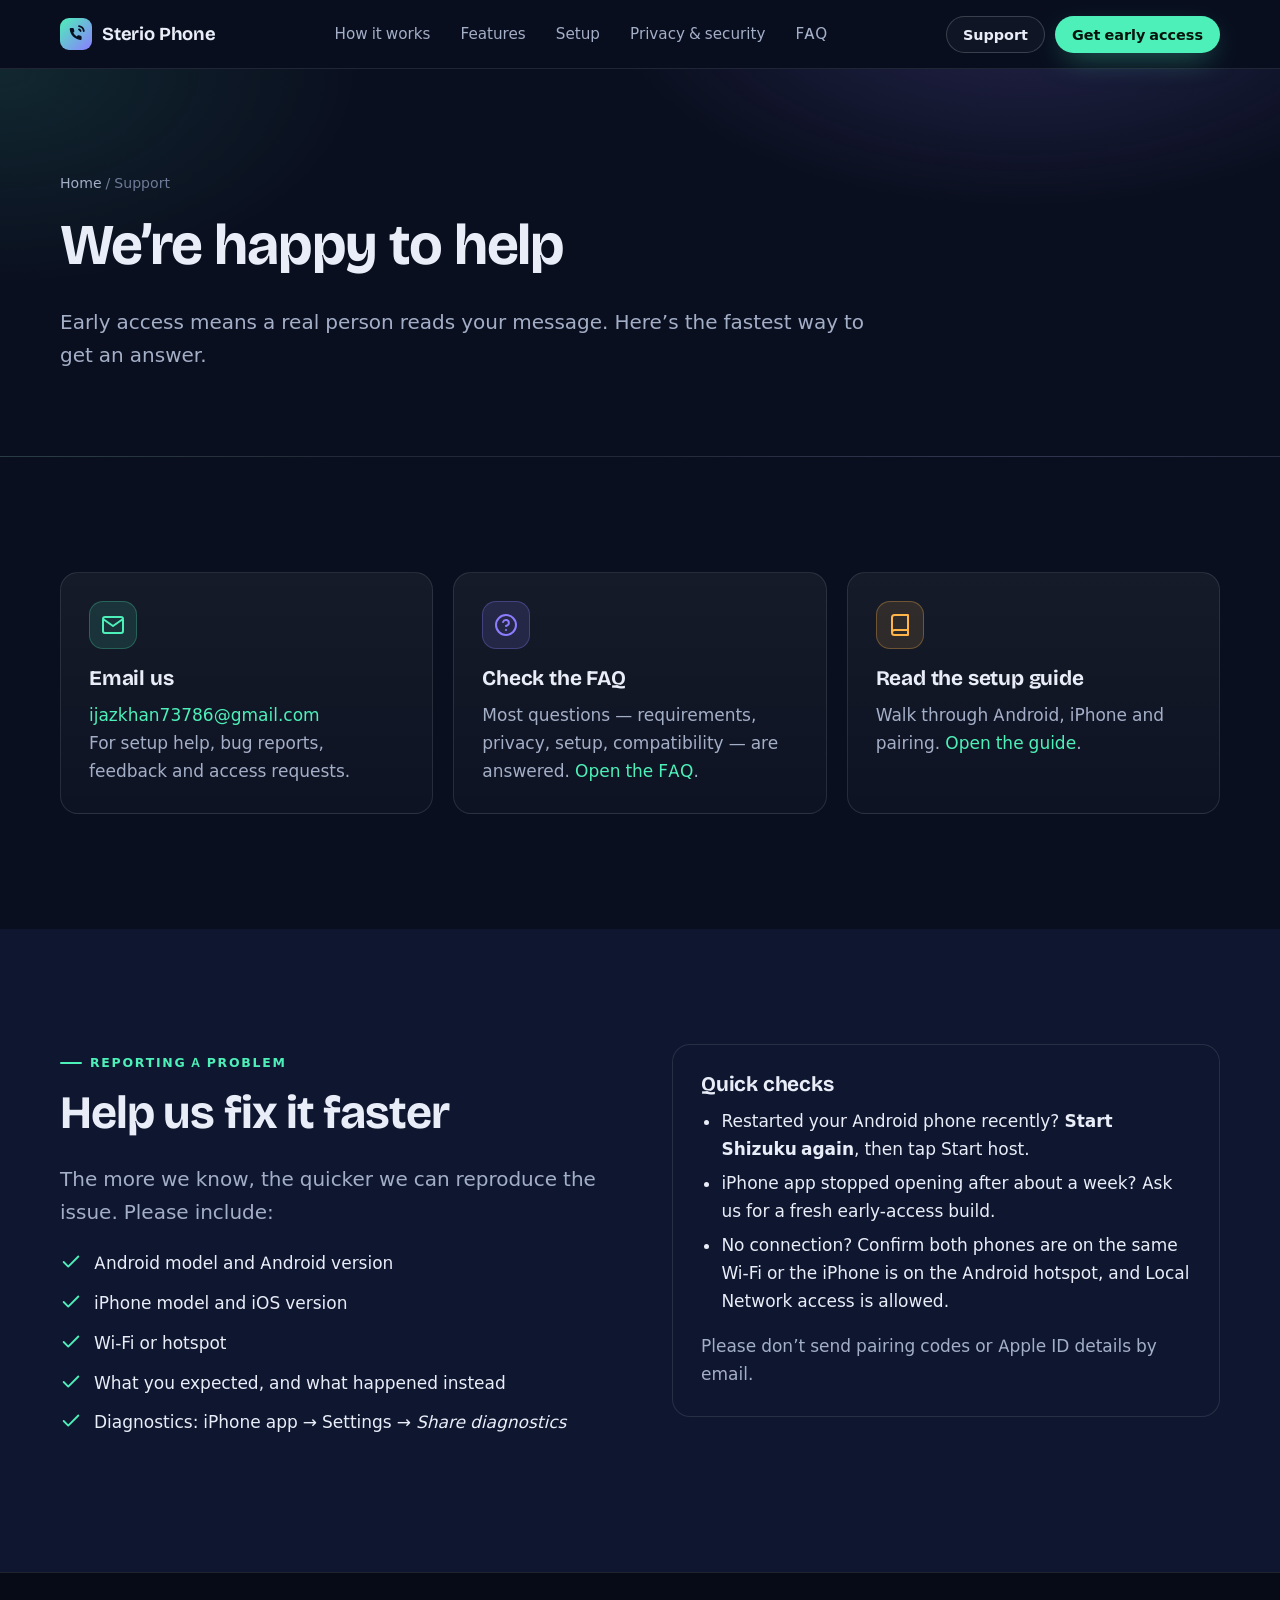
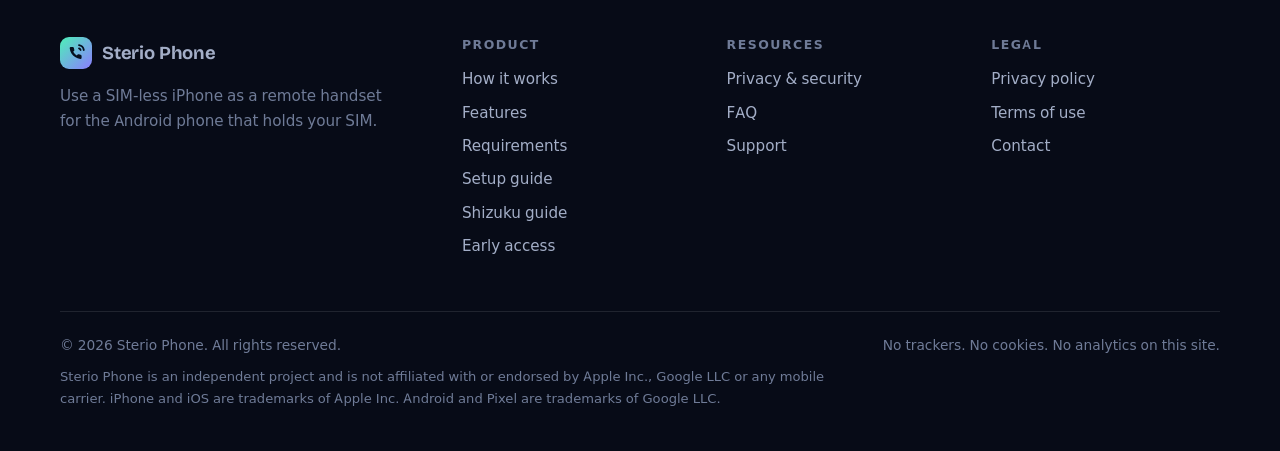
<file: support.html>
<!doctype html>
<html lang="en">
<head>
<meta charset="utf-8">
<meta name="viewport" content="width=device-width,initial-scale=1">
<title>Support — Sterio Phone</title>
<meta name="description" content="Get help with Sterio Phone: email support, setup guide, FAQ, quick checks and what to include when reporting a problem.">
<meta name="theme-color" content="#0A0F1F">
<link rel="canonical" href="https://ijaz7373.github.io/sterio-phone-website/support.html">
<link rel="icon" href="assets/favicon.svg" type="image/svg+xml">
<meta property="og:type" content="website"><meta property="og:site_name" content="Sterio Phone">
<meta property="og:title" content="Support — Sterio Phone"><meta property="og:description" content="Get help with Sterio Phone: email support, setup guide, FAQ, quick checks and what to include when reporting a problem."><meta property="og:url" content="https://ijaz7373.github.io/sterio-phone-website/support.html">
<meta property="og:image" content="https://ijaz7373.github.io/sterio-phone-website/assets/og.png"><meta name="twitter:card" content="summary_large_image">
<link rel="preload" href="assets/fonts/inter-latin.woff2" as="font" type="font/woff2" crossorigin>
<link rel="preload" href="assets/fonts/bricolage-latin.woff2" as="font" type="font/woff2" crossorigin>
<link rel="stylesheet" href="css/styles.css">
<script>document.documentElement.classList.add('js')</script>

</head>
<body>
<a class="skip" href="#main">Skip to content</a>
<header class="site-header"><div class="wrap nav">
<a class="brand" href="index.html" aria-label="Sterio Phone — home"><svg viewBox="0 0 32 32" aria-hidden="true" focusable="false"><defs><linearGradient id="lg" x1="0" y1="0" x2="1" y2="1"><stop offset="0" stop-color="#4DF0B8"/><stop offset="1" stop-color="#8C7DFF"/></linearGradient></defs><rect width="32" height="32" rx="9" fill="url(#lg)"/><path d="M21.6 18.9v1.8a1.2 1.2 0 0 1-1.3 1.2 11.9 11.9 0 0 1-5.2-1.8 11.7 11.7 0 0 1-3.6-3.6 11.9 11.9 0 0 1-1.8-5.2 1.2 1.2 0 0 1 1.2-1.3h1.8a1.2 1.2 0 0 1 1.2 1c.1.6.2 1.1.4 1.7a1.2 1.2 0 0 1-.3 1.3l-.8.8a9.6 9.6 0 0 0 3.6 3.6l.8-.8a1.2 1.2 0 0 1 1.3-.3c.5.2 1.1.3 1.7.4a1.2 1.2 0 0 1 1 1.2z" fill="#06101F"/><path d="M19 8.2a5.8 5.8 0 0 1 4.8 4.8M19 11.4a2.6 2.6 0 0 1 1.6 1.6" fill="none" stroke="#06101F" stroke-width="1.8" stroke-linecap="round"/></svg><span>Sterio Phone</span></a>
<ul class="nav-links" id="nav-links"><li><a href="how-it-works.html">How it works</a></li><li><a href="features.html">Features</a></li><li><a href="setup.html">Setup</a></li><li><a href="security.html">Privacy &amp; security</a></li><li><a href="faq.html">FAQ</a></li></ul>
<div class="nav-cta"><a class="btn btn-ghost btn-sm" href="support.html">Support</a><a class="btn btn-primary btn-sm" href="download.html">Get early access</a>
<button class="menu-btn" aria-expanded="false" aria-controls="nav-links" aria-label="Open menu"><span></span><span></span><span></span></button></div>
</div></header>
<main id="main">
<section class="page-hero"><div class="wrap">
<div class="crumbs"><a href="index.html">Home</a> / Support</div>
<h1>We’re happy to help</h1><p class="lead">Early access means a real person reads your message. Here’s the fastest way to get an answer.</p></div></section>
<section class="sec"><div class="wrap">
<div class="grid g3">
<div class="card reveal"><div class="icon "><svg viewBox="0 0 24 24" fill="none" stroke="currentColor" stroke-width="2" stroke-linecap="round" stroke-linejoin="round" aria-hidden="true" focusable="false"><path d="M4 4h16a2 2 0 0 1 2 2v12a2 2 0 0 1-2 2H4a2 2 0 0 1-2-2V6a2 2 0 0 1 2-2zM22 6l-10 7L2 6"/></svg></div><h3>Email us</h3><p><a href='mailto:ijazkhan73786@gmail.com?subject=Sterio%20Phone%20support'>ijazkhan73786@gmail.com</a><br>For setup help, bug reports, feedback and access requests.</p></div>
<div class="card reveal"><div class="icon v"><svg viewBox="0 0 24 24" fill="none" stroke="currentColor" stroke-width="2" stroke-linecap="round" stroke-linejoin="round" aria-hidden="true" focusable="false"><circle cx="12" cy="12" r="10"/><path d="M9.09 9a3 3 0 0 1 5.83 1c0 2-3 3-3 3M12 17h.01"/></svg></div><h3>Check the FAQ</h3><p>Most questions — requirements, privacy, setup, compatibility — are answered. <a href='faq.html'>Open the FAQ</a>.</p></div>
<div class="card reveal"><div class="icon a"><svg viewBox="0 0 24 24" fill="none" stroke="currentColor" stroke-width="2" stroke-linecap="round" stroke-linejoin="round" aria-hidden="true" focusable="false"><path d="M4 19.5A2.5 2.5 0 0 1 6.5 17H20M6.5 2H20v20H6.5A2.5 2.5 0 0 1 4 19.5v-15A2.5 2.5 0 0 1 6.5 2z"/></svg></div><h3>Read the setup guide</h3><p>Walk through Android, iPhone and pairing. <a href='setup.html'>Open the guide</a>.</p></div>
</div></div></section>

<section class="sec alt"><div class="wrap split top">
<div class="reveal"><span class="eyebrow">Reporting a problem</span><h2>Help us fix it faster</h2>
<p class="lead">The more we know, the quicker we can reproduce the issue. Please include:</p>
<ul class="checklist "><li><svg viewBox="0 0 24 24" fill="none" stroke="currentColor" stroke-width="2" stroke-linecap="round" stroke-linejoin="round" aria-hidden="true" focusable="false"><path d="M20 6L9 17l-5-5"/></svg><span>Android model and Android version</span></li><li><svg viewBox="0 0 24 24" fill="none" stroke="currentColor" stroke-width="2" stroke-linecap="round" stroke-linejoin="round" aria-hidden="true" focusable="false"><path d="M20 6L9 17l-5-5"/></svg><span>iPhone model and iOS version</span></li><li><svg viewBox="0 0 24 24" fill="none" stroke="currentColor" stroke-width="2" stroke-linecap="round" stroke-linejoin="round" aria-hidden="true" focusable="false"><path d="M20 6L9 17l-5-5"/></svg><span>Wi-Fi or hotspot</span></li><li><svg viewBox="0 0 24 24" fill="none" stroke="currentColor" stroke-width="2" stroke-linecap="round" stroke-linejoin="round" aria-hidden="true" focusable="false"><path d="M20 6L9 17l-5-5"/></svg><span>What you expected, and what happened instead</span></li><li><svg viewBox="0 0 24 24" fill="none" stroke="currentColor" stroke-width="2" stroke-linecap="round" stroke-linejoin="round" aria-hidden="true" focusable="false"><path d="M20 6L9 17l-5-5"/></svg><span>Diagnostics: iPhone app → Settings → <em>Share diagnostics</em></span></li></ul></div>
<div class="panel reveal d1"><h3>Quick checks</h3>
<ul>
<li>Restarted your Android phone recently? <strong>Start Shizuku again</strong>, then tap Start host.</li>
<li>iPhone app stopped opening after about a week? Ask us for a fresh early-access build.</li>
<li>No connection? Confirm both phones are on the same Wi-Fi or the iPhone is on the Android hotspot, and Local Network access is allowed.</li>
</ul>
<p class="muted" style="margin:0">Please don’t send pairing codes or Apple ID details by email.</p></div>
</div></section>

</main>
<footer class="site-footer"><div class="wrap">
<div class="foot-grid">
<div><a class="brand" href="index.html"><svg viewBox="0 0 32 32" aria-hidden="true" focusable="false"><defs><linearGradient id="lg" x1="0" y1="0" x2="1" y2="1"><stop offset="0" stop-color="#4DF0B8"/><stop offset="1" stop-color="#8C7DFF"/></linearGradient></defs><rect width="32" height="32" rx="9" fill="url(#lg)"/><path d="M21.6 18.9v1.8a1.2 1.2 0 0 1-1.3 1.2 11.9 11.9 0 0 1-5.2-1.8 11.7 11.7 0 0 1-3.6-3.6 11.9 11.9 0 0 1-1.8-5.2 1.2 1.2 0 0 1 1.2-1.3h1.8a1.2 1.2 0 0 1 1.2 1c.1.6.2 1.1.4 1.7a1.2 1.2 0 0 1-.3 1.3l-.8.8a9.6 9.6 0 0 0 3.6 3.6l.8-.8a1.2 1.2 0 0 1 1.3-.3c.5.2 1.1.3 1.7.4a1.2 1.2 0 0 1 1 1.2z" fill="#06101F"/><path d="M19 8.2a5.8 5.8 0 0 1 4.8 4.8M19 11.4a2.6 2.6 0 0 1 1.6 1.6" fill="none" stroke="#06101F" stroke-width="1.8" stroke-linecap="round"/></svg><span>Sterio Phone</span></a>
<p class="blurb">Use a SIM-less iPhone as a remote handset for the Android phone that holds your SIM.</p></div>
<div><h4>Product</h4><ul><li><a href="how-it-works.html">How it works</a></li><li><a href="features.html">Features</a></li><li><a href="requirements.html">Requirements</a></li><li><a href="setup.html">Setup guide</a></li><li><a href="shizuku.html">Shizuku guide</a></li><li><a href="download.html">Early access</a></li></ul></div>
<div><h4>Resources</h4><ul><li><a href="security.html">Privacy &amp; security</a></li><li><a href="faq.html">FAQ</a></li><li><a href="support.html">Support</a></li></ul></div>
<div><h4>Legal</h4><ul><li><a href="privacy.html">Privacy policy</a></li><li><a href="terms.html">Terms of use</a></li><li><a href="mailto:ijazkhan73786@gmail.com">Contact</a></li></ul></div>
</div>
<div class="foot-bottom"><span>© <span id="year">2026</span> Sterio Phone. All rights reserved.</span><span>No trackers. No cookies. No analytics on this site.</span></div>
<p class="disclaimer">Sterio Phone is an independent project and is not affiliated with or endorsed by Apple Inc., Google LLC or any mobile carrier. iPhone and iOS are trademarks of Apple Inc. Android and Pixel are trademarks of Google LLC.</p>
</div></footer>
<script src="js/main.js" defer></script>
</body>
</html>
</file>
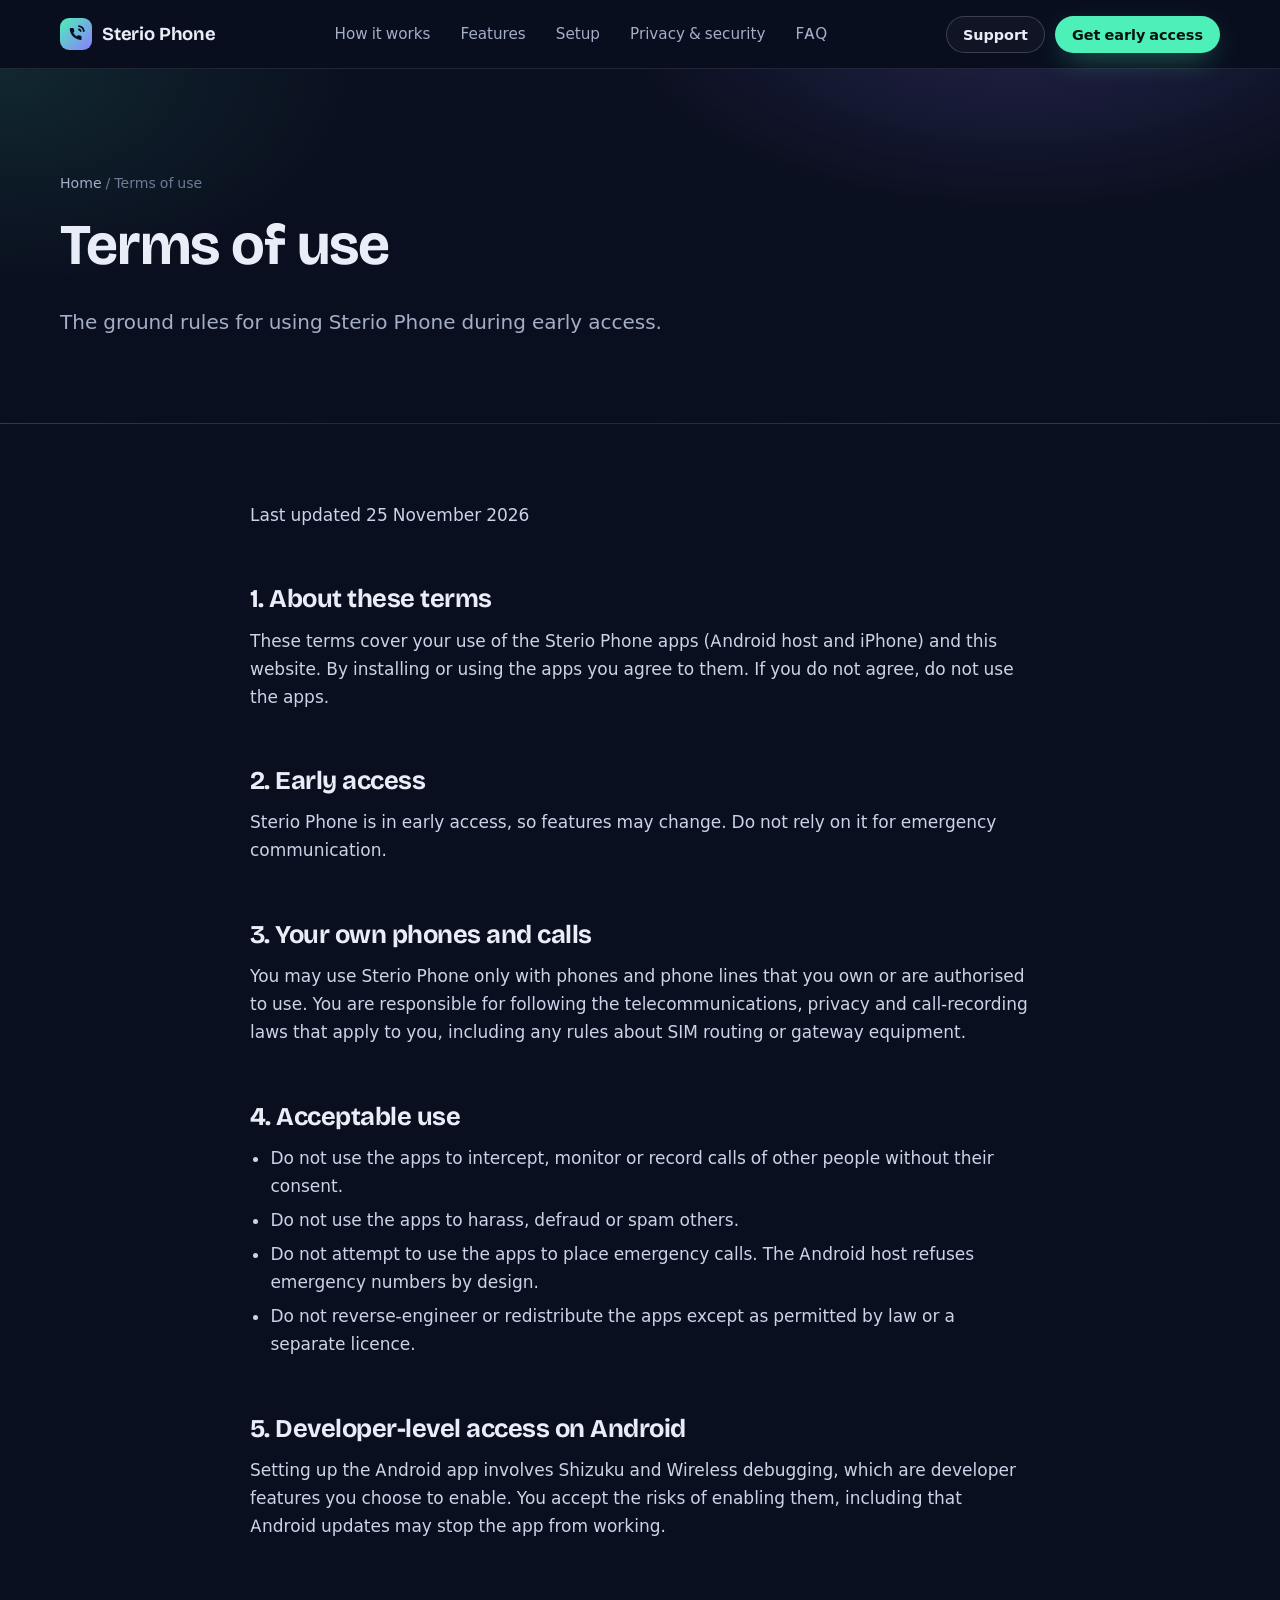
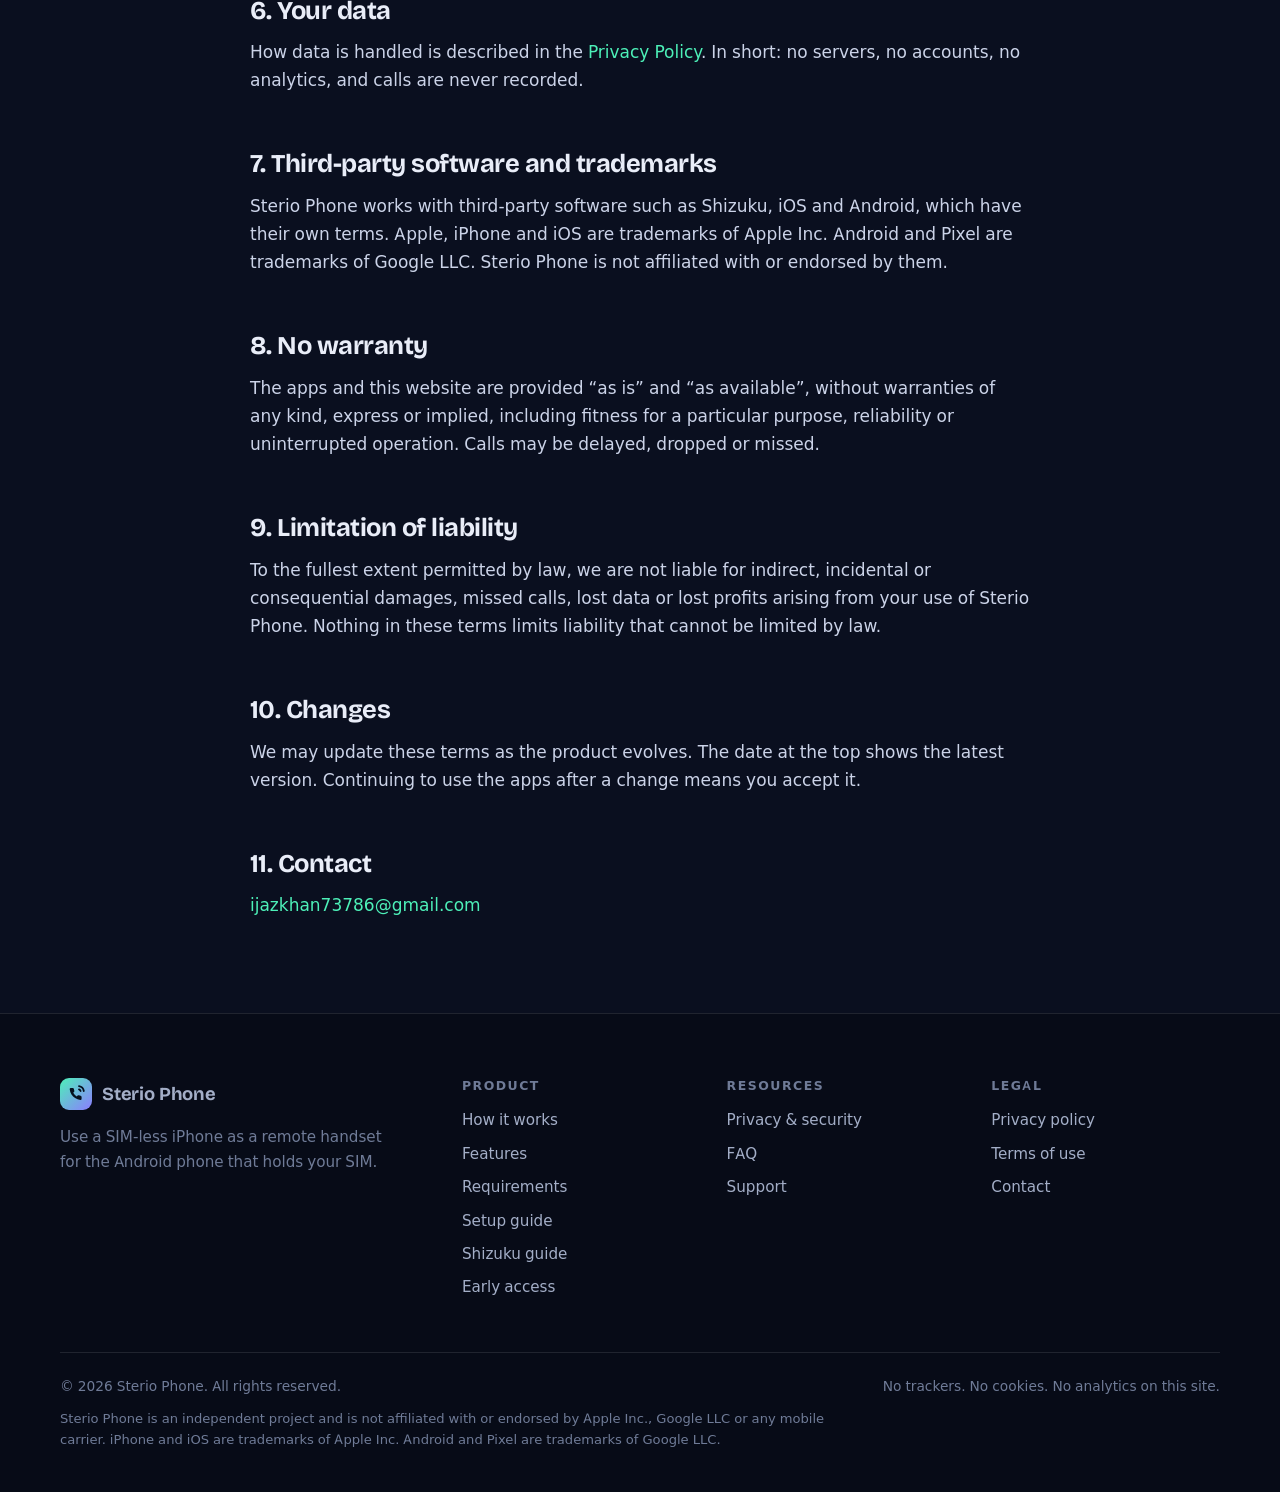
<file: terms.html>
<!doctype html>
<html lang="en">
<head>
<meta charset="utf-8">
<meta name="viewport" content="width=device-width,initial-scale=1">
<title>Terms of use — Sterio Phone</title>
<meta name="description" content="Terms of use for the Sterio Phone early-access apps and website: acceptable use, emergency calls, developer-level Android access, no warranty.">
<meta name="theme-color" content="#0A0F1F">
<link rel="canonical" href="https://ijaz7373.github.io/sterio-phone-website/terms.html">
<link rel="icon" href="assets/favicon.svg" type="image/svg+xml">
<meta property="og:type" content="website"><meta property="og:site_name" content="Sterio Phone">
<meta property="og:title" content="Terms of use — Sterio Phone"><meta property="og:description" content="Terms of use for the Sterio Phone early-access apps and website: acceptable use, emergency calls, developer-level Android access, no warranty."><meta property="og:url" content="https://ijaz7373.github.io/sterio-phone-website/terms.html">
<meta property="og:image" content="https://ijaz7373.github.io/sterio-phone-website/assets/og.png"><meta name="twitter:card" content="summary_large_image">
<link rel="preload" href="assets/fonts/inter-latin.woff2" as="font" type="font/woff2" crossorigin>
<link rel="preload" href="assets/fonts/bricolage-latin.woff2" as="font" type="font/woff2" crossorigin>
<link rel="stylesheet" href="css/styles.css">
<script>document.documentElement.classList.add('js')</script>

</head>
<body>
<a class="skip" href="#main">Skip to content</a>
<header class="site-header"><div class="wrap nav">
<a class="brand" href="index.html" aria-label="Sterio Phone — home"><svg viewBox="0 0 32 32" aria-hidden="true" focusable="false"><defs><linearGradient id="lg" x1="0" y1="0" x2="1" y2="1"><stop offset="0" stop-color="#4DF0B8"/><stop offset="1" stop-color="#8C7DFF"/></linearGradient></defs><rect width="32" height="32" rx="9" fill="url(#lg)"/><path d="M21.6 18.9v1.8a1.2 1.2 0 0 1-1.3 1.2 11.9 11.9 0 0 1-5.2-1.8 11.7 11.7 0 0 1-3.6-3.6 11.9 11.9 0 0 1-1.8-5.2 1.2 1.2 0 0 1 1.2-1.3h1.8a1.2 1.2 0 0 1 1.2 1c.1.6.2 1.1.4 1.7a1.2 1.2 0 0 1-.3 1.3l-.8.8a9.6 9.6 0 0 0 3.6 3.6l.8-.8a1.2 1.2 0 0 1 1.3-.3c.5.2 1.1.3 1.7.4a1.2 1.2 0 0 1 1 1.2z" fill="#06101F"/><path d="M19 8.2a5.8 5.8 0 0 1 4.8 4.8M19 11.4a2.6 2.6 0 0 1 1.6 1.6" fill="none" stroke="#06101F" stroke-width="1.8" stroke-linecap="round"/></svg><span>Sterio Phone</span></a>
<ul class="nav-links" id="nav-links"><li><a href="how-it-works.html">How it works</a></li><li><a href="features.html">Features</a></li><li><a href="setup.html">Setup</a></li><li><a href="security.html">Privacy &amp; security</a></li><li><a href="faq.html">FAQ</a></li></ul>
<div class="nav-cta"><a class="btn btn-ghost btn-sm" href="support.html">Support</a><a class="btn btn-primary btn-sm" href="download.html">Get early access</a>
<button class="menu-btn" aria-expanded="false" aria-controls="nav-links" aria-label="Open menu"><span></span><span></span><span></span></button></div>
</div></header>
<main id="main">
<section class="page-hero"><div class="wrap">
<div class="crumbs"><a href="index.html">Home</a> / Terms of use</div>
<h1>Terms of use</h1><p class="lead">The ground rules for using Sterio Phone during early access.</p></div></section>
<section class="prose"><div class="narrow">
<p class="muted">Last updated 25 November 2026</p>
<h2>1. About these terms</h2>
<p>These terms cover your use of the Sterio Phone apps (Android host and iPhone) and this website. By installing or using the apps you agree to them. If you do not agree, do not use the apps.</p>
<h2>2. Early access</h2>
<p>Sterio Phone is in early access, so features may change. Do not rely on it for emergency communication.</p>
<h2>3. Your own phones and calls</h2>
<p>You may use Sterio Phone only with phones and phone lines that you own or are authorised to use. You are responsible for following the telecommunications, privacy and call-recording laws that apply to you, including any rules about SIM routing or gateway equipment.</p>
<h2>4. Acceptable use</h2>
<ul><li>Do not use the apps to intercept, monitor or record calls of other people without their consent.</li><li>Do not use the apps to harass, defraud or spam others.</li><li>Do not attempt to use the apps to place emergency calls. The Android host refuses emergency numbers by design.</li><li>Do not reverse-engineer or redistribute the apps except as permitted by law or a separate licence.</li></ul>
<h2>5. Developer-level access on Android</h2>
<p>Setting up the Android app involves Shizuku and Wireless debugging, which are developer features you choose to enable. You accept the risks of enabling them, including that Android updates may stop the app from working.</p>
<h2>6. Your data</h2>
<p>How data is handled is described in the <a href="privacy.html">Privacy Policy</a>. In short: no servers, no accounts, no analytics, and calls are never recorded.</p>
<h2>7. Third-party software and trademarks</h2>
<p>Sterio Phone works with third-party software such as Shizuku, iOS and Android, which have their own terms. Apple, iPhone and iOS are trademarks of Apple Inc. Android and Pixel are trademarks of Google LLC. Sterio Phone is not affiliated with or endorsed by them.</p>
<h2>8. No warranty</h2>
<p>The apps and this website are provided “as is” and “as available”, without warranties of any kind, express or implied, including fitness for a particular purpose, reliability or uninterrupted operation. Calls may be delayed, dropped or missed.</p>
<h2>9. Limitation of liability</h2>
<p>To the fullest extent permitted by law, we are not liable for indirect, incidental or consequential damages, missed calls, lost data or lost profits arising from your use of Sterio Phone. Nothing in these terms limits liability that cannot be limited by law.</p>
<h2>10. Changes</h2>
<p>We may update these terms as the product evolves. The date at the top shows the latest version. Continuing to use the apps after a change means you accept it.</p>
<h2>11. Contact</h2>
<p><a href="mailto:ijazkhan73786@gmail.com">ijazkhan73786@gmail.com</a></p>
</div></section>

</main>
<footer class="site-footer"><div class="wrap">
<div class="foot-grid">
<div><a class="brand" href="index.html"><svg viewBox="0 0 32 32" aria-hidden="true" focusable="false"><defs><linearGradient id="lg" x1="0" y1="0" x2="1" y2="1"><stop offset="0" stop-color="#4DF0B8"/><stop offset="1" stop-color="#8C7DFF"/></linearGradient></defs><rect width="32" height="32" rx="9" fill="url(#lg)"/><path d="M21.6 18.9v1.8a1.2 1.2 0 0 1-1.3 1.2 11.9 11.9 0 0 1-5.2-1.8 11.7 11.7 0 0 1-3.6-3.6 11.9 11.9 0 0 1-1.8-5.2 1.2 1.2 0 0 1 1.2-1.3h1.8a1.2 1.2 0 0 1 1.2 1c.1.6.2 1.1.4 1.7a1.2 1.2 0 0 1-.3 1.3l-.8.8a9.6 9.6 0 0 0 3.6 3.6l.8-.8a1.2 1.2 0 0 1 1.3-.3c.5.2 1.1.3 1.7.4a1.2 1.2 0 0 1 1 1.2z" fill="#06101F"/><path d="M19 8.2a5.8 5.8 0 0 1 4.8 4.8M19 11.4a2.6 2.6 0 0 1 1.6 1.6" fill="none" stroke="#06101F" stroke-width="1.8" stroke-linecap="round"/></svg><span>Sterio Phone</span></a>
<p class="blurb">Use a SIM-less iPhone as a remote handset for the Android phone that holds your SIM.</p></div>
<div><h4>Product</h4><ul><li><a href="how-it-works.html">How it works</a></li><li><a href="features.html">Features</a></li><li><a href="requirements.html">Requirements</a></li><li><a href="setup.html">Setup guide</a></li><li><a href="shizuku.html">Shizuku guide</a></li><li><a href="download.html">Early access</a></li></ul></div>
<div><h4>Resources</h4><ul><li><a href="security.html">Privacy &amp; security</a></li><li><a href="faq.html">FAQ</a></li><li><a href="support.html">Support</a></li></ul></div>
<div><h4>Legal</h4><ul><li><a href="privacy.html">Privacy policy</a></li><li><a href="terms.html">Terms of use</a></li><li><a href="mailto:ijazkhan73786@gmail.com">Contact</a></li></ul></div>
</div>
<div class="foot-bottom"><span>© <span id="year">2026</span> Sterio Phone. All rights reserved.</span><span>No trackers. No cookies. No analytics on this site.</span></div>
<p class="disclaimer">Sterio Phone is an independent project and is not affiliated with or endorsed by Apple Inc., Google LLC or any mobile carrier. iPhone and iOS are trademarks of Apple Inc. Android and Pixel are trademarks of Google LLC.</p>
</div></footer>
<script src="js/main.js" defer></script>
</body>
</html>
</file>
<file: css/styles.css>
/* Sterio Phone website — styles. No frameworks, no external requests. */
@font-face{font-family:"Bricolage Grotesque";src:url("../assets/fonts/bricolage-latin.woff2") format("woff2");font-weight:500 800;font-display:swap}
@font-face{font-family:"Inter";src:url("../assets/fonts/inter-latin.woff2") format("woff2");font-weight:400 700;font-display:swap}

:root{
  --ink:#0A0F1F; --ink-2:#0F1730; --ink-3:#16203F;
  --line:rgba(255,255,255,.10); --line-strong:rgba(255,255,255,.18);
  --mint:#4DF0B8; --mint-d:#1FB98A; --violet:#8C7DFF; --amber:#FFB547; --rose:#FF6B8B;
  --text:#E9EDF8; --muted:#A3AEC7; --faint:#6F7B97;
  --paper:#F4F6FB; --paper-2:#E9EDF6; --ink-text:#0E1424; --ink-muted:#4A5573; --paper-line:#D9DFEC;
  --radius:18px; --radius-sm:12px; --maxw:1160px;
  --font-head:"Bricolage Grotesque","Inter",system-ui,-apple-system,"Segoe UI",Roboto,sans-serif;
  --font-body:"Inter",system-ui,-apple-system,"Segoe UI",Roboto,sans-serif;
  --shadow:0 30px 80px -30px rgba(0,0,0,.6);
}
*,*::before,*::after{box-sizing:border-box}
html{scroll-behavior:smooth;-webkit-text-size-adjust:100%}
body{margin:0;background:var(--ink);color:var(--text);font:400 17px/1.65 var(--font-body);-webkit-font-smoothing:antialiased;text-rendering:optimizeLegibility}
img,svg{max-width:100%;display:block}
a{color:var(--mint);text-decoration:none}
a:hover{text-decoration:underline;text-underline-offset:3px}
h1,h2,h3,h4{font-family:var(--font-head);line-height:1.12;margin:0 0 .5em;letter-spacing:-.02em;font-weight:700}
h1{font-size:clamp(2.5rem,6vw,4.4rem)}
h2{font-size:clamp(1.9rem,3.8vw,2.9rem)}
h3{font-size:1.3rem;letter-spacing:-.01em}
p{margin:0 0 1em}
ul,ol{padding-left:1.2em;margin:0 0 1em}
li{margin:.35em 0}
code,kbd{font-family:ui-monospace,SFMono-Regular,Menlo,Consolas,monospace;font-size:.88em;background:rgba(255,255,255,.08);padding:.12em .42em;border-radius:6px}
:focus-visible{outline:3px solid var(--mint);outline-offset:3px;border-radius:6px}
.skip{position:absolute;left:-999px;top:8px;background:var(--mint);color:#04120C;padding:10px 16px;border-radius:8px;z-index:100;font-weight:600}
.skip:focus{left:12px;text-decoration:none}
.wrap{width:min(100% - 40px,var(--maxw));margin-inline:auto}
.narrow{width:min(100% - 40px,780px);margin-inline:auto}
section{position:relative}
.sec{padding:clamp(64px,9vw,120px) 0}
.sec.paper{background:var(--paper);color:var(--ink-text)}
.sec.paper .muted,.sec.paper p.lead{color:var(--ink-muted)}
.sec.paper code{background:rgba(14,20,36,.08)}
.sec.alt{background:var(--ink-2)}
.eyebrow{display:inline-flex;align-items:center;gap:8px;font:600 .78rem/1 var(--font-body);letter-spacing:.14em;text-transform:uppercase;color:var(--mint);margin-bottom:18px}
.eyebrow::before{content:"";width:22px;height:2px;background:currentColor;border-radius:2px}
.sec.paper .eyebrow{color:#0C8F68}
.lead{font-size:clamp(1.05rem,1.6vw,1.25rem);color:var(--muted);max-width:62ch}
.muted{color:var(--muted)}
.center{text-align:center}.center .lead,.center .eyebrow{margin-inline:auto}
.sec-head{max-width:760px;margin-bottom:clamp(36px,5vw,64px)}
.sec-head.center{margin-inline:auto}

/* Header */
.site-header{position:sticky;top:0;z-index:50;background:rgba(10,15,31,.78);backdrop-filter:blur(14px);-webkit-backdrop-filter:blur(14px);border-bottom:1px solid var(--line)}
.nav{display:flex;align-items:center;justify-content:space-between;height:68px;gap:20px}
.brand{display:flex;align-items:center;gap:10px;color:var(--text);font:700 1.15rem var(--font-head);letter-spacing:-.01em}
.brand:hover{text-decoration:none}
.brand svg{width:32px;height:32px}
.nav-links{display:flex;align-items:center;gap:4px;list-style:none;margin:0;padding:0}
.nav-links a{display:block;padding:9px 13px;color:var(--muted);font-size:.95rem;font-weight:500;border-radius:10px}
.nav-links a:hover,.nav-links a[aria-current="page"]{color:var(--text);background:rgba(255,255,255,.06);text-decoration:none}
.nav-cta{display:flex;gap:10px;align-items:center}
.menu-btn{display:none;background:none;border:1px solid var(--line-strong);color:var(--text);width:44px;height:44px;border-radius:12px;cursor:pointer}
.menu-btn span{display:block;width:18px;height:2px;background:currentColor;margin:4px auto;transition:.2s}
.menu-btn[aria-expanded="true"] span:nth-child(1){transform:translateY(6px) rotate(45deg)}
.menu-btn[aria-expanded="true"] span:nth-child(2){opacity:0}
.menu-btn[aria-expanded="true"] span:nth-child(3){transform:translateY(-6px) rotate(-45deg)}

/* Buttons */
.btn{display:inline-flex;align-items:center;justify-content:center;gap:9px;font:600 .98rem var(--font-body);padding:13px 22px;border-radius:999px;border:1px solid transparent;cursor:pointer;transition:transform .15s,background .15s,border-color .15s,box-shadow .15s;text-decoration:none!important;white-space:nowrap}
.btn:active{transform:translateY(1px)}
.btn-primary{background:var(--mint);color:#04140D;box-shadow:0 10px 30px -10px rgba(77,240,184,.55)}
.btn-primary:hover{background:#7AF5CA}
.btn-ghost{border-color:var(--line-strong);color:var(--text);background:rgba(255,255,255,.03)}
.btn-ghost:hover{background:rgba(255,255,255,.09)}
.paper .btn-ghost{color:var(--ink-text);border-color:var(--paper-line);background:#fff}
.paper .btn-ghost:hover{background:var(--paper-2)}
.btn-sm{padding:9px 16px;font-size:.9rem}
.btn svg{width:18px;height:18px}

/* Hero */
.hero{padding:clamp(48px,7vw,96px) 0 clamp(56px,8vw,110px);overflow:hidden;background:
  radial-gradient(900px 500px at 85% -10%,rgba(140,125,255,.22),transparent 60%),
  radial-gradient(800px 500px at 0% 20%,rgba(77,240,184,.13),transparent 60%),var(--ink)}
.hero-grid{display:grid;grid-template-columns:1.05fr .95fr;gap:clamp(24px,5vw,72px);align-items:center}
.hero h1 em{font-style:normal;background:linear-gradient(100deg,var(--mint),#9BFFD9 40%,var(--violet));-webkit-background-clip:text;background-clip:text;color:transparent}
.hero .lead{margin:20px 0 32px}
.hero-actions{display:flex;flex-wrap:wrap;gap:12px;margin-bottom:28px}
.chips{display:flex;flex-wrap:wrap;gap:10px;padding:0;list-style:none;margin:0}
.chips li{margin:0;display:flex;align-items:center;gap:8px;font-size:.88rem;color:var(--muted);padding:7px 13px;border:1px solid var(--line);border-radius:999px;background:rgba(255,255,255,.03)}
.chips svg{width:15px;height:15px;color:var(--mint)}
.badge{display:inline-flex;align-items:center;gap:8px;font:600 .8rem var(--font-body);padding:6px 13px;border-radius:999px;border:1px solid rgba(255,181,71,.4);color:var(--amber);background:rgba(255,181,71,.08);margin-bottom:22px}
.badge i{width:7px;height:7px;border-radius:50%;background:currentColor;box-shadow:0 0 0 0 currentColor;animation:pulse 2s infinite}
@keyframes pulse{0%{box-shadow:0 0 0 0 rgba(255,181,71,.6)}70%{box-shadow:0 0 0 9px rgba(255,181,71,0)}100%{box-shadow:0 0 0 0 rgba(255,181,71,0)}}

/* Phone mockups (pure CSS — illustrative, not real screenshots) */
.stage{position:relative;height:560px;display:flex;align-items:center;justify-content:center}
.phone{position:relative;width:262px;height:540px;border-radius:44px;background:#05070E;border:1px solid #2a3558;padding:10px;box-shadow:var(--shadow),inset 0 0 0 2px #121935}
.phone::before{content:"";position:absolute;top:18px;left:50%;transform:translateX(-50%);width:84px;height:24px;border-radius:14px;background:#000;z-index:3}
.screen{position:relative;width:100%;height:100%;border-radius:34px;overflow:hidden;display:flex;flex-direction:column}
.phone.ios{z-index:2;transform:rotate(-4deg) translateX(-78px)}
.phone.android{position:absolute;right:-1%;top:62px;z-index:1;transform:rotate(5deg) scale(.88)}
.scr-call{background:linear-gradient(170deg,#1b2a5e,#0d1330 55%,#0a0f1f);align-items:center;padding:70px 20px 30px;text-align:center;justify-content:space-between}
.scr-call .who{font:600 1.9rem var(--font-head);margin:0}
.scr-call .sub{color:#b9c4e6;font-size:.88rem;margin:4px 0 0}
.avatar{width:92px;height:92px;border-radius:50%;background:linear-gradient(135deg,var(--violet),var(--mint));display:grid;place-items:center;font:700 2.2rem var(--font-head);color:#08121c;margin:0 auto 18px;position:relative}
.avatar::after,.avatar::before{content:"";position:absolute;inset:-10px;border-radius:50%;border:2px solid rgba(77,240,184,.35);animation:ring 2.4s ease-out infinite}
.avatar::before{animation-delay:1.2s}
@keyframes ring{0%{transform:scale(.85);opacity:.9}100%{transform:scale(1.5);opacity:0}}
.call-btns{display:flex;justify-content:space-around;width:100%}
.cbtn{display:grid;gap:6px;justify-items:center;font-size:.72rem;color:#b9c4e6}
.cbtn b{width:62px;height:62px;border-radius:50%;display:grid;place-items:center}
.cbtn b svg{width:28px;height:28px;color:#fff}
.cbtn.dec b{background:#ff453a}.cbtn.acc b{background:#30d158}
.scr-host{background:#0e1424;padding:56px 16px 18px;gap:12px;font-size:.82rem}
.scr-host h4{font:700 1.05rem var(--font-head);margin:0}
.pill{display:flex;align-items:center;gap:8px;background:rgba(77,240,184,.12);border:1px solid rgba(77,240,184,.3);color:var(--mint);padding:8px 12px;border-radius:12px;font-weight:600;font-size:.8rem}
.pill i{width:8px;height:8px;border-radius:50%;background:var(--mint)}
.tile-row{display:grid;grid-template-columns:1fr 1fr;gap:8px}
.tile{background:rgba(255,255,255,.05);border:1px solid var(--line);border-radius:12px;padding:10px}
.tile small{display:block;color:var(--faint);font-size:.68rem;text-transform:uppercase;letter-spacing:.08em}
.tile b{font-size:1rem}
.qr{width:96px;height:96px;margin:6px auto 0;border-radius:10px;background:#fff;padding:7px}
.qr svg{width:100%;height:100%}
.float-note{position:absolute;left:auto;right:4px;bottom:6px;z-index:4;background:rgba(15,23,48,.92);border:1px solid var(--line-strong);border-radius:14px;padding:11px 14px;font-size:.82rem;display:flex;align-items:center;gap:10px;box-shadow:var(--shadow);animation:bob 5s ease-in-out infinite}
.float-note svg{width:18px;height:18px;color:var(--mint)}
.float-note.b{left:14px;right:auto;top:auto;bottom:-14px;animation-delay:-2.5s}
@keyframes bob{50%{transform:translateY(-8px)}}

/* Flow diagram */
.flow{background:linear-gradient(180deg,var(--ink-2),var(--ink));border:1px solid var(--line);border-radius:26px;padding:clamp(18px,3vw,36px)}
.flow svg{width:100%;height:auto}
.flow text{font-family:var(--font-body)}
.legend{display:flex;flex-wrap:wrap;gap:18px;justify-content:center;margin-top:16px;font-size:.88rem;color:var(--muted)}
.legend span{display:flex;align-items:center;gap:8px}
.legend i{width:10px;height:10px;border-radius:50%}

/* Cards / grids */
.grid{display:grid;gap:20px}
.g2{grid-template-columns:repeat(2,1fr)}.g3{grid-template-columns:repeat(3,1fr)}.g4{grid-template-columns:repeat(4,1fr)}
.card{background:linear-gradient(180deg,rgba(255,255,255,.05),rgba(255,255,255,.02));border:1px solid var(--line);border-radius:var(--radius);padding:28px;transition:transform .2s,border-color .2s}
.card:hover{transform:translateY(-3px);border-color:var(--line-strong)}
.paper .card{background:#fff;border-color:var(--paper-line);box-shadow:0 1px 0 rgba(14,20,36,.04),0 16px 40px -28px rgba(14,20,36,.3)}
.paper .card:hover{border-color:#b9c3dc}
.card p{color:var(--muted);margin:0}
.paper .card p{color:var(--ink-muted)}
.icon{width:48px;height:48px;border-radius:14px;display:grid;place-items:center;margin-bottom:18px;background:rgba(77,240,184,.12);color:var(--mint);border:1px solid rgba(77,240,184,.25)}
.icon svg{width:24px;height:24px}
.icon.v{background:rgba(140,125,255,.14);color:var(--violet);border-color:rgba(140,125,255,.3)}
.icon.a{background:rgba(255,181,71,.12);color:var(--amber);border-color:rgba(255,181,71,.3)}
.paper .icon{color:#0C8F68;background:rgba(12,143,104,.1);border-color:rgba(12,143,104,.25)}
.paper .icon.v{color:#5E4FE0;background:rgba(94,79,224,.1);border-color:rgba(94,79,224,.25)}
.paper .icon.a{color:#B36A00;background:rgba(179,106,0,.1);border-color:rgba(179,106,0,.25)}

/* Steps */
.steps{counter-reset:s;display:grid;gap:18px;padding:0;list-style:none}
.steps li{counter-increment:s;display:grid;grid-template-columns:56px 1fr;gap:18px;align-items:start;background:rgba(255,255,255,.03);border:1px solid var(--line);border-radius:var(--radius);padding:24px;margin:0}
.paper .steps li{background:#fff;border-color:var(--paper-line)}
.steps li::before{content:counter(s);width:56px;height:56px;border-radius:16px;display:grid;place-items:center;font:700 1.5rem var(--font-head);background:var(--mint);color:#04140D}
.steps h3{margin-bottom:6px}.steps p{margin:0;color:var(--muted)}.paper .steps p{color:var(--ink-muted)}
.steps .note{margin-top:10px;font-size:.92rem}

/* Stats */
.stats{display:grid;grid-template-columns:repeat(4,1fr);gap:1px;background:var(--line);border:1px solid var(--line);border-radius:var(--radius);overflow:hidden}
.stat{background:var(--ink-2);padding:28px 24px}
.stat b{display:block;font:700 2.4rem/1 var(--font-head);color:var(--mint);margin-bottom:8px;letter-spacing:-.03em}
.stat span{color:var(--muted);font-size:.93rem}

/* Status table */
.table-wrap{overflow-x:auto;border:1px solid var(--line);border-radius:var(--radius)}
.paper .table-wrap{border-color:var(--paper-line);background:#fff}
table{width:100%;border-collapse:collapse;min-width:620px}
th,td{text-align:left;padding:16px 20px;border-bottom:1px solid var(--line);vertical-align:top;font-size:.96rem}
.paper th,.paper td{border-color:var(--paper-line)}
th{font:600 .78rem var(--font-body);letter-spacing:.1em;text-transform:uppercase;color:var(--faint);background:rgba(255,255,255,.03)}
.paper th{background:var(--paper)}
tr:last-child td{border-bottom:0}
.tag{display:inline-flex;align-items:center;gap:6px;font:600 .76rem var(--font-body);padding:4px 11px;border-radius:999px;white-space:nowrap}
.tag.ok{background:rgba(77,240,184,.14);color:var(--mint)}
.tag.warn{background:rgba(255,181,71,.14);color:var(--amber)}
.tag.no{background:rgba(255,107,139,.14);color:var(--rose)}
.tag.plan{background:rgba(140,125,255,.16);color:#B4A9FF}
.paper .tag.ok{background:rgba(12,143,104,.12);color:#0A7A58}
.paper .tag.warn{background:rgba(179,106,0,.12);color:#8F5300}
.paper .tag.no{background:rgba(214,40,80,.1);color:#B3173C}
.paper .tag.plan{background:rgba(94,79,224,.12);color:#4A3CC4}

/* Callouts */
.callout{border:1px solid rgba(255,181,71,.35);background:rgba(255,181,71,.07);border-radius:var(--radius);padding:22px 26px;display:flex;gap:16px;align-items:flex-start}
.callout svg{width:24px;height:24px;color:var(--amber);flex:none;margin-top:3px}
.callout p{margin:0}.callout strong{color:var(--amber)}
.callout.info{border-color:rgba(77,240,184,.3);background:rgba(77,240,184,.06)}
.callout.info svg,.callout.info strong{color:var(--mint)}
.paper .callout{background:#FFF8EA;border-color:#F0D49C}.paper .callout strong,.paper .callout svg{color:#9A5B00}
.paper .callout.info{background:#EAFBF4;border-color:#A9E3CC}.paper .callout.info strong,.paper .callout.info svg{color:#0A7A58}

/* Split */
.split{display:grid;grid-template-columns:1fr 1fr;gap:clamp(28px,5vw,72px);align-items:center}
.split.top{align-items:start}
.checklist{list-style:none;padding:0;margin:0 0 1.2em}
.checklist li{display:flex;gap:12px;align-items:flex-start;margin:.7em 0}
.checklist svg{width:22px;height:22px;flex:none;color:var(--mint);margin-top:2px}
.paper .checklist svg{color:#0C8F68}
.checklist.x svg{color:var(--rose)}
.panel{background:var(--ink-2);border:1px solid var(--line);border-radius:var(--radius);padding:28px}
.paper .panel{background:#fff;border-color:var(--paper-line)}

/* Tabs */
.tabs{display:inline-flex;gap:4px;padding:5px;border:1px solid var(--line);border-radius:999px;background:rgba(255,255,255,.03);margin-bottom:28px;flex-wrap:wrap}
.tab{border:0;background:none;color:var(--muted);font:600 .92rem var(--font-body);padding:10px 20px;border-radius:999px;cursor:pointer}
.tab[aria-selected="true"]{background:var(--mint);color:#04140D}
.tabpanel[hidden]{display:none}

/* FAQ */
.faq details{border:1px solid var(--line);border-radius:var(--radius-sm);background:rgba(255,255,255,.03);margin:0 0 12px;transition:border-color .2s}
.paper .faq details{background:#fff;border-color:var(--paper-line)}
.faq details[open]{border-color:var(--line-strong)}
.faq summary{cursor:pointer;list-style:none;padding:20px 56px 20px 24px;font:600 1.05rem var(--font-head);position:relative}
.faq summary::-webkit-details-marker{display:none}
.faq summary::after{content:"+";position:absolute;right:22px;top:50%;transform:translateY(-50%);font:400 1.6rem/1 var(--font-body);color:var(--mint);transition:transform .2s}
.faq details[open] summary::after{transform:translateY(-50%) rotate(45deg)}
.faq .ans{padding:0 24px 22px;color:var(--muted)}
.paper .faq .ans{color:var(--ink-muted)}
.faq .ans p:last-child{margin:0}
.faq-cat{margin:44px 0 16px;font-size:1.25rem}

/* CTA band */
.cta{padding:clamp(56px,8vw,96px) 0}
.cta-box{border-radius:28px;padding:clamp(34px,6vw,72px);text-align:center;background:
  radial-gradient(600px 300px at 20% 0%,rgba(77,240,184,.22),transparent 60%),
  radial-gradient(600px 300px at 90% 100%,rgba(140,125,255,.28),transparent 60%),var(--ink-3);border:1px solid var(--line-strong)}
.cta-box p{margin-inline:auto;color:var(--muted);max-width:56ch}
.cta-box .hero-actions{justify-content:center;margin:26px 0 0}

/* Page hero */
.page-hero{padding:clamp(56px,8vw,104px) 0 clamp(40px,5vw,64px);background:
  radial-gradient(700px 360px at 80% -20%,rgba(140,125,255,.2),transparent 60%),
  radial-gradient(600px 360px at 0% 0%,rgba(77,240,184,.11),transparent 60%),var(--ink);border-bottom:1px solid var(--line)}
.page-hero h1{font-size:clamp(2.2rem,5vw,3.6rem);max-width:18ch}
.page-hero .lead{margin-top:14px}
.crumbs{font-size:.88rem;color:var(--faint);margin-bottom:18px}.crumbs a{color:var(--muted)}

/* Prose (legal pages) */
.prose{padding:clamp(40px,6vw,80px) 0}
.prose h2{font-size:1.6rem;margin-top:2.2em}
.prose h3{font-size:1.15rem;margin-top:1.6em}
.prose p,.prose li{color:#CBD3E8}
.prose table{min-width:0}
.prose .table-wrap{margin:1.2em 0 1.8em}
.prose td:first-child{font-weight:600;color:var(--text);white-space:nowrap}
.toc{background:var(--ink-2);border:1px solid var(--line);border-radius:var(--radius);padding:20px 26px;margin-bottom:30px}
.toc ol{margin:8px 0 0}
.draft{display:inline-block;font:600 .78rem var(--font-body);padding:5px 12px;border-radius:999px;background:rgba(255,181,71,.12);color:var(--amber);border:1px solid rgba(255,181,71,.35);margin-bottom:18px}

/* Guide pages */
.guide h2{font-size:clamp(1.5rem,3vw,2rem);margin:2.4em 0 .6em;scroll-margin-top:90px}
.guide h2:first-of-type{margin-top:1.6em}
.guide .callout,.guide .steps,.guide .grid,.guide pre{margin:22px 0}
.guide p,.guide li{color:#CBD3E8}
.guide .steps p,.guide .card p{color:var(--muted)}
.guide .toc li{margin:.4em 0}

/* Roadmap */
.roadmap{display:grid;gap:0;position:relative;padding-left:34px}
.roadmap::before{content:"";position:absolute;left:11px;top:8px;bottom:8px;width:2px;background:linear-gradient(var(--mint),var(--violet),var(--line))}
.rm{position:relative;padding:0 0 34px}
.rm::before{content:"";position:absolute;left:-34px;top:6px;width:24px;height:24px;border-radius:50%;background:var(--ink);border:3px solid var(--mint)}
.rm.next::before{border-color:var(--amber)}.rm.later::before{border-color:var(--violet)}.rm.done::before{background:var(--mint)}
.rm h3{margin-bottom:6px;display:flex;gap:12px;flex-wrap:wrap;align-items:center}
.rm p{color:var(--muted);margin:0 0 6px;max-width:68ch}

/* Footer */
.site-footer{background:#070B17;border-top:1px solid var(--line);padding:64px 0 28px;font-size:.95rem}
.foot-grid{display:grid;grid-template-columns:1.6fr repeat(3,1fr);gap:36px;margin-bottom:44px}
.site-footer h4{font:600 .78rem var(--font-body);text-transform:uppercase;letter-spacing:.12em;color:var(--faint);margin-bottom:14px}
.site-footer ul{list-style:none;padding:0;margin:0}
.site-footer li{margin:.55em 0}
.site-footer a{color:var(--muted)}.site-footer a:hover{color:var(--text)}
.site-footer .blurb{color:var(--faint);max-width:34ch;margin-top:14px}
.foot-bottom{border-top:1px solid var(--line);padding-top:22px;display:flex;justify-content:space-between;gap:16px;flex-wrap:wrap;color:var(--faint);font-size:.86rem}
.disclaimer{color:var(--faint);font-size:.82rem;margin-top:10px;max-width:90ch}

/* Reveal animation (JS adds .js to <html>; content is visible without JS) */
.js .reveal{opacity:0;transform:translateY(22px);transition:opacity .7s ease,transform .7s ease}
.js .reveal.in{opacity:1;transform:none}
.d1{transition-delay:.08s!important}.d2{transition-delay:.16s!important}.d3{transition-delay:.24s!important}

/* 404 */
.nf{min-height:70vh;display:grid;place-items:center;text-align:center;padding:80px 0}
.nf .big{font:800 clamp(6rem,22vw,13rem)/1 var(--font-head);background:linear-gradient(120deg,var(--mint),var(--violet));-webkit-background-clip:text;background-clip:text;color:transparent;letter-spacing:-.05em}

/* Responsive */
@media (max-width:980px){
  .hero-grid,.split{grid-template-columns:1fr}
  .stage{height:520px}
  .g3,.g4{grid-template-columns:repeat(2,1fr)}
  .stats{grid-template-columns:repeat(2,1fr)}
  .foot-grid{grid-template-columns:1fr 1fr}
  .nav-cta .btn-ghost{display:none}
}
@media (max-width:820px){
  .menu-btn{display:block}
  .nav-links{position:absolute;left:0;right:0;top:68px;flex-direction:column;align-items:stretch;background:rgba(10,15,31,.98);border-bottom:1px solid var(--line);padding:12px 20px 20px;display:none;gap:2px}
  .nav-links.open{display:flex}
  .nav-links a{padding:14px 12px;font-size:1.05rem}
}
@media (max-width:700px){.flow{overflow-x:auto;-webkit-overflow-scrolling:touch}.flow svg{min-width:700px}}
@media (max-width:620px){
  body{font-size:16px}
  .g2,.g3,.g4{grid-template-columns:1fr}
  .stats{grid-template-columns:1fr 1fr}
  .stat b{font-size:1.8rem}
  .foot-grid{grid-template-columns:1fr}
  .steps li{grid-template-columns:1fr;gap:12px}
  .phone{width:230px;height:476px}.stage{height:500px}
  .phone.ios{transform:rotate(-3deg) translateX(-62px)}
  .phone.android{transform:rotate(4deg) scale(.8);right:-4%}
  .float-note{display:none}
  .nav-cta .btn{display:none}
  .hero-actions .btn{flex:1 1 100%}
}
@media (prefers-reduced-motion:reduce){
  *,*::before,*::after{animation:none!important;transition:none!important;scroll-behavior:auto!important}
  .js .reveal{opacity:1;transform:none}
}
@media print{.site-header,.site-footer,.cta{display:none}body{background:#fff;color:#000}}

/* Video */
.video-wrap{margin:0 0 34px}.video-wrap video{width:100%;aspect-ratio:16/9;background:#05070E;border-radius:18px;border:1px solid var(--line-strong);display:block}
.chaps{display:flex;flex-wrap:wrap;gap:8px}.chap{border:1px solid var(--line-strong);background:rgba(255,255,255,.04);color:var(--text);font:600 .85rem var(--font-body);padding:8px 14px;border-radius:999px;cursor:pointer}.chap span{color:var(--mint);margin-left:6px;font-weight:500}.chap:hover{background:rgba(255,255,255,.1)}

/* Home how-to video */
.video-split{display:grid;grid-template-columns:1.55fr 1fr;gap:clamp(20px,3vw,36px);align-items:center}
.video-split .video-wrap{margin:0}
.vsteps{list-style:none;margin:0;padding:0;display:grid;gap:12px}
.vsteps li{margin:0}
.vstep{width:100%;display:flex;align-items:center;gap:14px;text-align:left;border:1px solid var(--line);background:rgba(255,255,255,.04);color:var(--text);padding:14px 16px;border-radius:16px;cursor:pointer;font:inherit;transition:border-color .2s,background .2s}
.vstep:hover{border-color:var(--line-strong);background:rgba(255,255,255,.08)}
.vstep b{flex:none;width:38px;height:38px;border-radius:12px;display:grid;place-items:center;background:var(--mint);color:#04140D;font:700 1.1rem var(--font-head)}
.vstep span{flex:1}.vstep strong{display:block;font-family:var(--font-head);font-size:1.05rem}.vstep small{color:var(--muted);font-size:.88rem}
.vstep em{font-style:normal;color:var(--mint);font-size:.85rem}
.vlink{padding:4px 4px 0;font-size:.92rem}
@media (max-width:900px){.video-split{grid-template-columns:1fr}}
</file>
